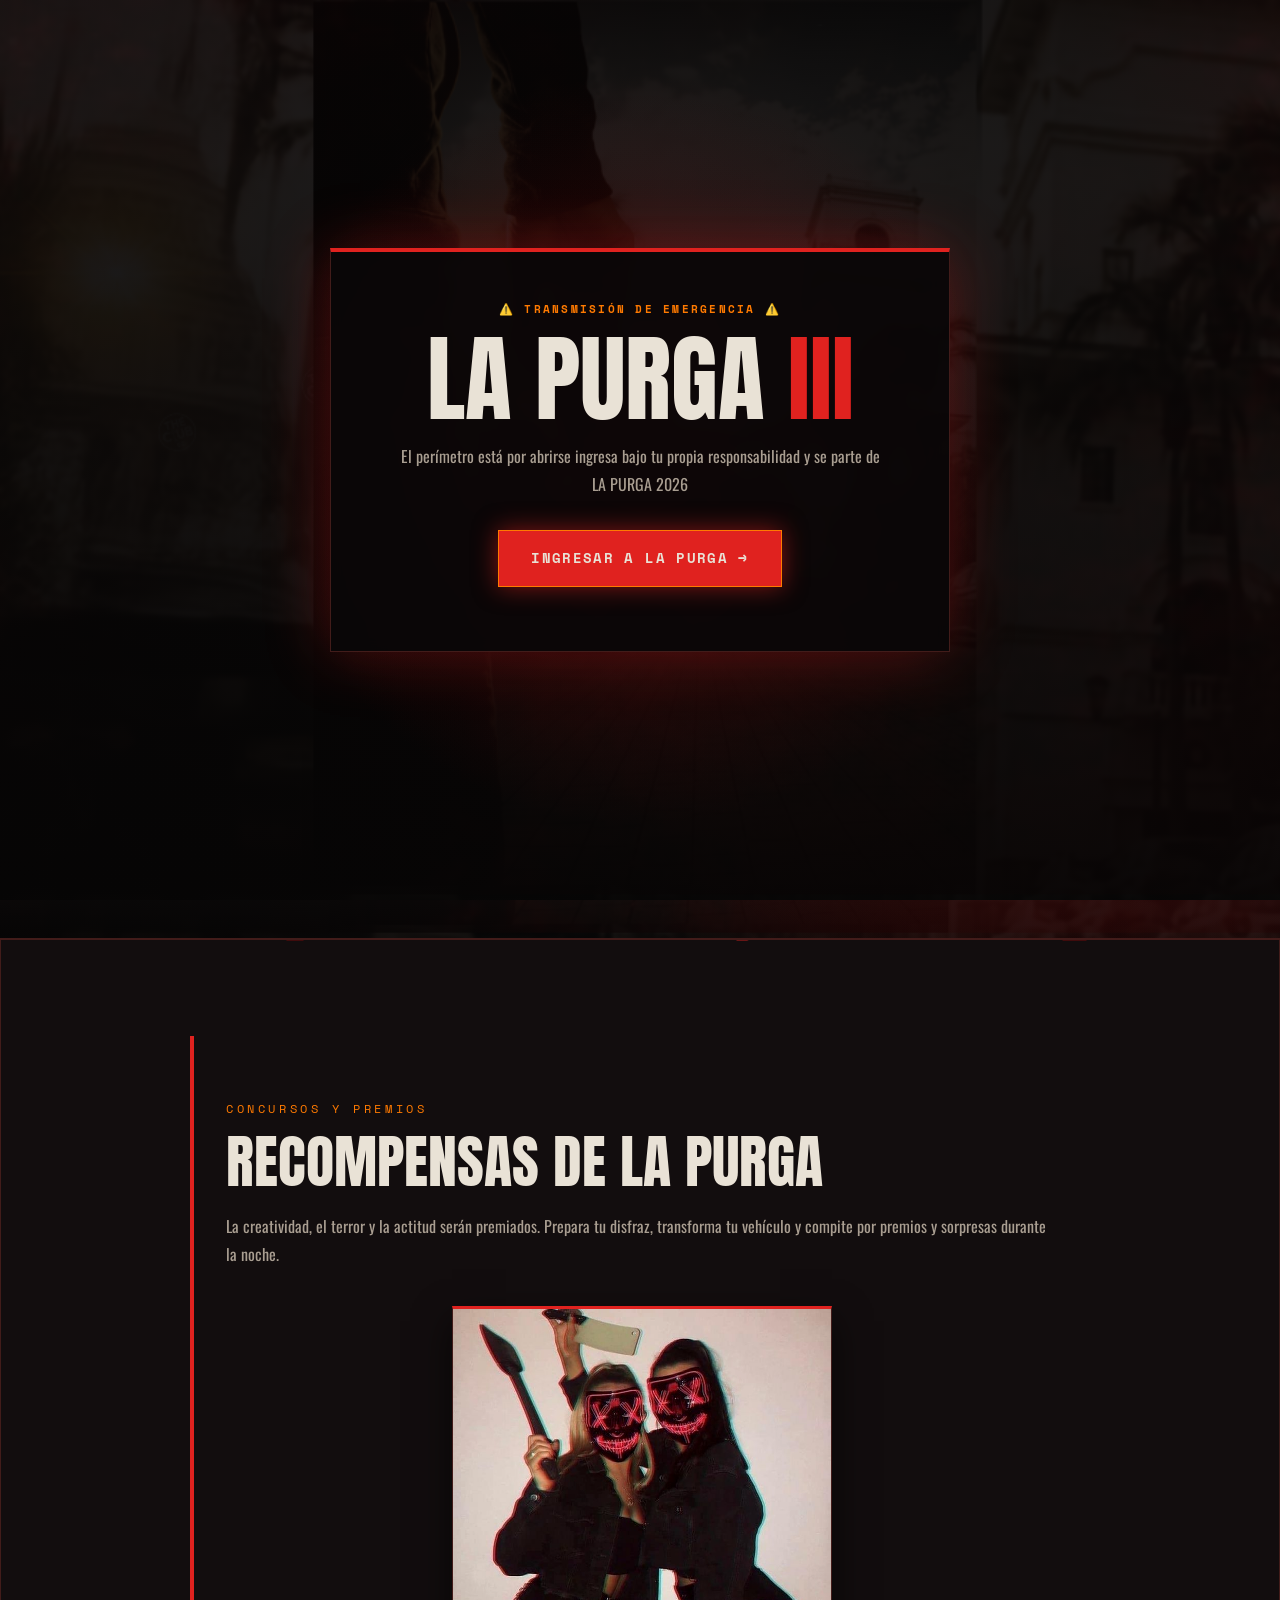
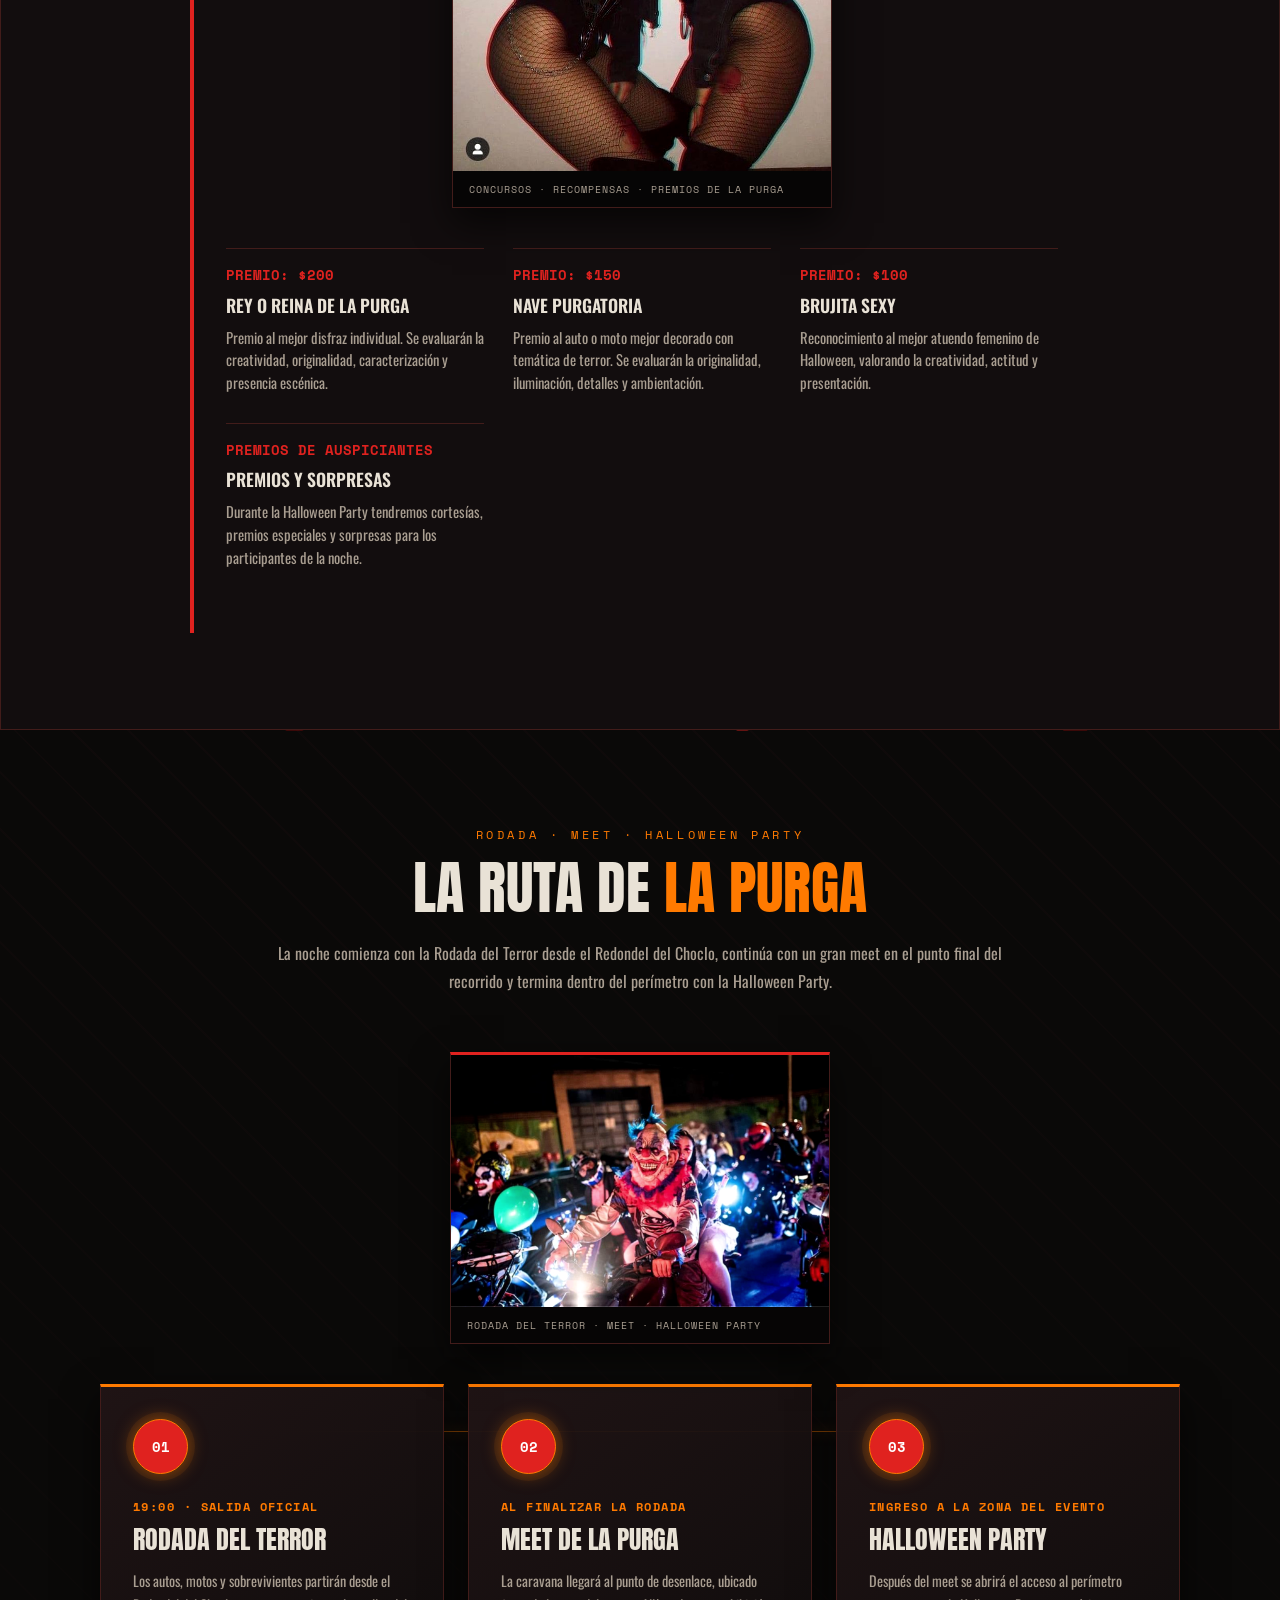
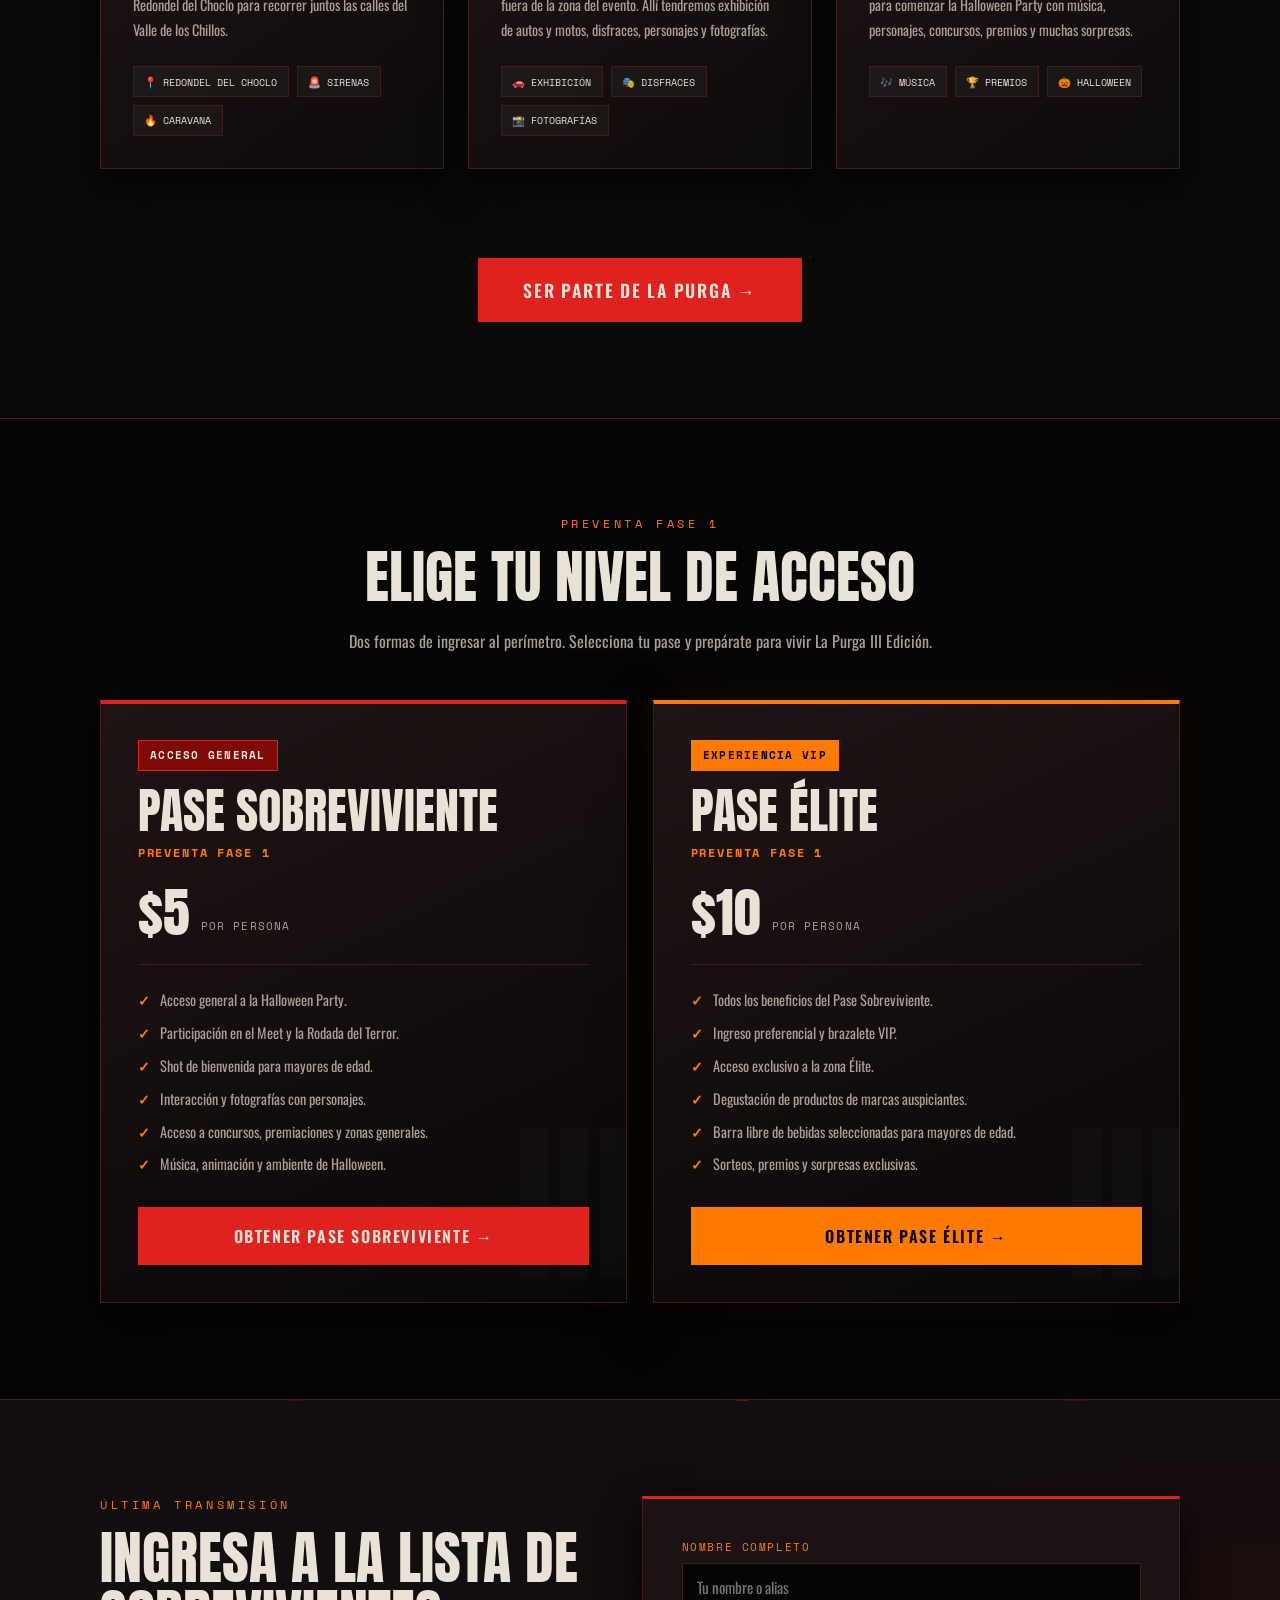
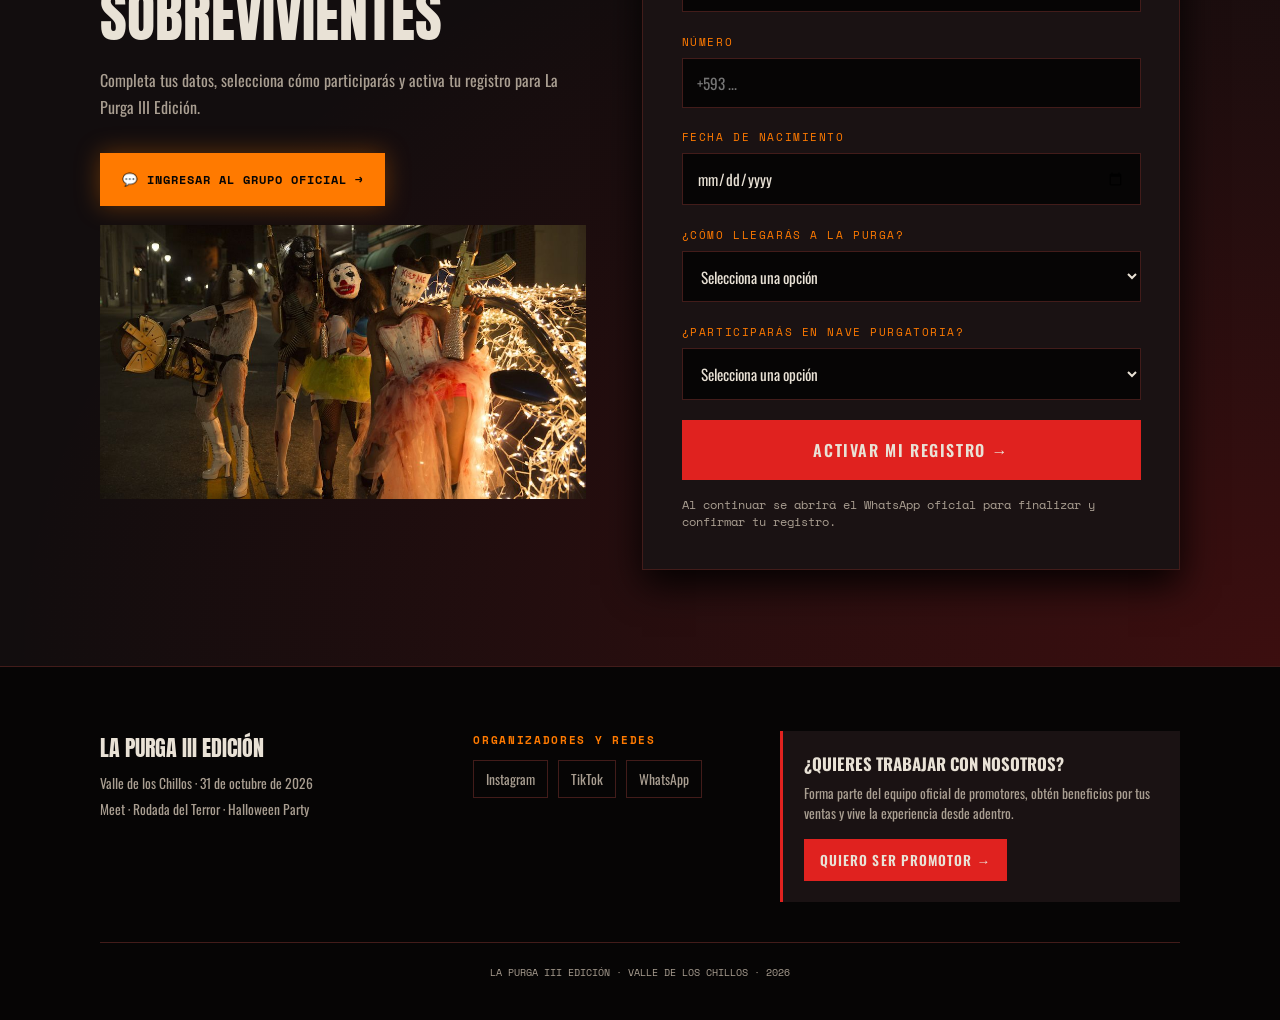
<file: index.html>
<!DOCTYPE html>
<html lang="es">
<head>
  <meta charset="UTF-8">
  <meta name="viewport" content="width=device-width, initial-scale=1.0">
  <meta name="description" content="La Purga III Edición: Meet, Rodada del Terror y Halloween Party en el Valle de los Chillos, 31 de octubre de 2026.">
  <title>LA PURGA III EDICIÓN — Valle de los Chillos</title>

  <link rel="preconnect" href="https://fonts.googleapis.com">
  <link rel="preconnect" href="https://fonts.gstatic.com" crossorigin>
  <link href="https://fonts.googleapis.com/css2?family=Anton&family=Oswald:wght@300;400;500;600;700&family=Space+Mono:wght@400;700&display=swap" rel="stylesheet">

  <style>
    :root {
      --black: #060505;
      --char: #120d0e;
      --panel: #1a1213;
      --bone: #e9e2d6;
      --bone-dim: #a99e91;
      --blood: #800a0a;
      --blood-bright: #e0221f;
      --siren: #ff7a00;
      --line: #421c1a;
    }

    * { margin: 0; padding: 0; box-sizing: border-box; }

    html {
      width: 100%;
      max-width: 100%;
      overflow-x: hidden;
      scroll-behavior: smooth;
    }

    body {
      width: 100%;
      max-width: 100%;
      overflow-x: hidden;
      background: var(--black);
      color: var(--bone);
      font-family: "Oswald", sans-serif;
    }

    img, video, iframe { max-width: 100%; }
    a { color: inherit; text-decoration: none; }
    ::selection { background: var(--blood-bright); color: var(--bone); }

    .noise {
      position: fixed;
      inset: 0;
      z-index: 999;
      pointer-events: none;
      opacity: .07;
      mix-blend-mode: overlay;
      background-image: url("data:image/svg+xml,%3Csvg xmlns='http://www.w3.org/2000/svg' width='100' height='100'%3E%3Cfilter id='n'%3E%3CfeTurbulence type='fractalNoise' baseFrequency='.9' numOctaves='2' stitchTiles='stitch'/%3E%3C/filter%3E%3Crect width='100%25' height='100%25' filter='url(%23n)'/%3E%3C/svg%3E");
    }

    .entry-gate {
      position: fixed;
      inset: 0;
      z-index: 2000;
      display: grid;
      place-items: center;
      padding: 1.5rem;
      background:
        radial-gradient(circle at center, rgba(128, 10, 10, .38), transparent 48%),
        linear-gradient(rgba(6, 5, 5, .82), rgba(6, 5, 5, .98)),
        url("fondoterror.png") center/cover;
      transition: opacity .55s ease, visibility .55s ease;
    }

    #entryToggle { position: fixed; width: 1px; height: 1px; opacity: 0; pointer-events: none; }
    #entryToggle:checked + .entry-gate,
    .entry-gate.is-hidden { opacity: 0; visibility: hidden; pointer-events: none; }
    .entry-panel { width: min(620px, 100%); padding: 3rem 2rem; text-align: center; background: rgba(10, 7, 8, .92); border: 1px solid var(--line); border-top: 4px solid var(--blood-bright); box-shadow: 0 0 60px rgba(224, 34, 31, .3); backdrop-filter: blur(8px); }
    .entry-alert { margin-bottom: 1rem; color: var(--siren); font: 700 .7rem "Space Mono", monospace; letter-spacing: .2em; text-transform: uppercase; }
    .entry-panel h2 { color: var(--bone); font: clamp(3rem, 10vw, 6rem)/.95 "Anton", sans-serif; text-transform: uppercase; }
    .entry-panel h2 span { color: var(--blood-bright); }
    .entry-panel p { max-width: 480px; margin: 1.2rem auto 0; color: var(--bone-dim); line-height: 1.7; }
    .entry-button { display: inline-block; margin-top: 2rem; padding: 1.1rem 2rem; color: var(--bone); background: var(--blood-bright); border: 1px solid var(--siren); box-shadow: 0 0 25px rgba(224, 34, 31, .55); font: 700 .85rem "Space Mono", monospace; letter-spacing: .1em; text-transform: uppercase; cursor: pointer; animation: pulseButton 2s infinite; }
    .entry-warning { display: block; margin-top: 1rem; color: #786e64; font: .6rem "Space Mono", monospace; }

    .sound-control {
      position: fixed;
      right: 25px;
      bottom: 25px;
      z-index: 1000;
      display: flex;
      align-items: center;
      gap: 8px;
      padding: .7rem 1rem;
      color: var(--bone);
      background: rgba(18, 13, 14, .9);
      border: 1px solid var(--blood-bright);
      box-shadow: 0 0 15px rgba(224, 34, 31, .4);
      backdrop-filter: blur(5px);
      font: .75rem "Space Mono", monospace;
      letter-spacing: .1em;
      text-transform: uppercase;
      cursor: pointer;
      transition: .3s ease;
    }

    .sound-control:hover { background: var(--blood-bright); box-shadow: 0 0 25px rgba(224, 34, 31, .8); }
    .sound-control span:first-child { font-size: 1rem; }

    .siren-bar {
      position: sticky;
      top: 0;
      z-index: 100;
      overflow: hidden;
      padding: .6rem 0;
      color: var(--bone);
      background: var(--blood);
      border-bottom: 2px solid var(--siren);
      font: .75rem "Space Mono", monospace;
      letter-spacing: .12em;
      animation: sirenGlow 1.4s infinite alternate;
    }

    @keyframes sirenGlow {
      from { box-shadow: inset 0 0 20px transparent; background: var(--blood); }
      to { box-shadow: inset 0 0 30px rgba(255, 122, 0, .6); background: #540404; }
    }

    .siren-track { display: flex; width: max-content; white-space: nowrap; animation: scrollText 22s linear infinite; }
    .siren-track span { padding-right: 3rem; text-transform: uppercase; }
    @keyframes scrollText { to { transform: translateX(-50%); } }

    header.nav {
      position: sticky;
      top: 31px;
      z-index: 90;
      display: flex;
      align-items: center;
      justify-content: space-between;
      padding: 1.1rem 5%;
      background: rgba(6, 5, 5, .92);
      border-bottom: 1px solid var(--line);
      backdrop-filter: blur(8px);
    }

    .brand-logo-text {
      color: var(--bone);
      font: 1.4rem "Anton", sans-serif;
      letter-spacing: 2px;
      text-transform: uppercase;
    }

    .brand-logo-text span { color: var(--blood-bright); text-shadow: 0 0 10px rgba(224, 34, 31, .8); }
    nav.links { display: flex; gap: 2rem; font-size: .85rem; letter-spacing: .1em; text-transform: uppercase; }
    nav.links a { opacity: .75; transition: .2s; }
    nav.links a:hover { opacity: 1; color: var(--siren); }

    .nav-cta {
      padding: .5rem 1.2rem;
      border: 1px solid var(--blood-bright);
      font-size: .8rem;
      letter-spacing: .1em;
      text-transform: uppercase;
      transition: .2s;
    }

    .nav-cta:hover { background: var(--blood-bright); box-shadow: 0 0 15px rgba(224, 34, 31, .6); }

    section { position: relative; padding: 6rem 5%; }
    .section-inner { width: min(1080px, 100%); margin: 0 auto; }
    .eyebrow { margin-bottom: 1rem; color: var(--siren); font: .75rem "Space Mono", monospace; letter-spacing: .3em; text-transform: uppercase; }
    .section-title { margin-bottom: 1.4rem; font: clamp(2.2rem, 5vw, 3.6rem)/1 "Anton", sans-serif; text-transform: uppercase; }

    .hero {
      min-height: 92vh;
      display: flex;
      flex-direction: column;
      align-items: center;
      justify-content: center;
      padding: 4rem 5% 3rem;
      text-align: center;
      background:
        radial-gradient(circle at 15% 20%, rgba(184, 18, 18, .28), transparent 40%),
        radial-gradient(circle at 85% 60%, rgba(138, 3, 3, .35), transparent 45%),
        linear-gradient(to bottom, rgba(104, 103, 105, .6), rgba(6, 5, 5, .92)),
        url("fondoterror.png") center/cover;
      border-bottom: 1px solid var(--line);
    }

    .custom-logo-hero { position: relative; z-index: 2; display: flex; flex-direction: column; align-items: center; margin: 1rem 0; }
    .logo-purge { color: var(--bone); font: clamp(4.5rem, 13vw, 9rem)/.85 "Anton", sans-serif; letter-spacing: .05em; text-transform: uppercase; text-shadow: 0 4px 15px rgba(0, 0, 0, .9); }
    .logo-sub-wrapper { display: flex; align-items: center; justify-content: center; gap: .8rem; margin-top: 8px; }
    .logo-roman-blocks { display: flex; gap: 4px; }
    .roman-bar { width: 12px; height: 42px; background: var(--bone); box-shadow: 0 2px 8px rgba(0, 0, 0, .8); }
    .logo-edition { color: var(--bone); font: clamp(1.5rem, 4vw, 2.3rem) "Anton", sans-serif; letter-spacing: .15em; text-transform: uppercase; }

    .logo-location {
      margin-top: .7rem;
      color: var(--blood-bright);
      font: 700 clamp(.75rem, 2vw, 1rem) "Space Mono", monospace;
      letter-spacing: .35em;
      text-transform: uppercase;
      text-shadow: 0 0 10px rgba(224, 34, 31, .9);
    }

    .hero-sub { position: relative; z-index: 2; max-width: 700px; margin: 1.6rem auto 0; color: var(--bone); font-size: 1.05rem; line-height: 1.6; text-shadow: 0 2px 6px #000; }
    .hero-meta { position: relative; z-index: 2; display: flex; flex-wrap: wrap; justify-content: center; gap: 2.5rem; margin-top: 2.4rem; color: var(--bone); font: .9rem "Space Mono", monospace; }
    .hero-meta strong { display: block; margin-bottom: .2rem; color: var(--siren); font-size: .72rem; letter-spacing: .15em; text-transform: uppercase; }

    .countdown { position: relative; z-index: 2; display: flex; flex-wrap: wrap; justify-content: center; gap: 1rem; margin-top: 2.6rem; }
    .countdown .box { width: 90px; padding: 1rem 0; background: rgba(26, 18, 19, .85); border: 1px solid var(--line); border-top: 3px solid var(--blood-bright); box-shadow: 0 5px 15px rgba(0, 0, 0, .8); backdrop-filter: blur(4px); font: 2.2rem "Anton", sans-serif; }
    .countdown .box small { display: block; margin-top: .3rem; color: var(--bone-dim); font: .62rem "Space Mono", monospace; letter-spacing: .12em; text-transform: uppercase; }

    .btn-primary {
      position: relative;
      z-index: 2;
      display: inline-block;
      margin-top: 2.6rem;
      padding: 1.1rem 2.8rem;
      color: var(--bone);
      background: var(--blood-bright);
      border: 1px solid var(--blood-bright);
      font-size: 1.1rem;
      font-weight: 600;
      letter-spacing: .1em;
      text-transform: uppercase;
      animation: pulseButton 2s infinite;
      transition: .3s;
    }

    @keyframes pulseButton {
      50% { box-shadow: 0 0 30px rgba(224, 34, 31, .9), 0 0 50px rgba(255, 122, 0, .6); }
    }

    .btn-primary:hover { color: var(--siren); background: var(--black); border-color: var(--siren); transform: scale(1.04); }

    .decree { overflow: hidden; background: var(--char); border: 1px solid var(--line); }
    .decree-inner { position: relative; z-index: 2; max-width: 900px; margin: 0 auto; padding: 4rem 2rem; border-left: 4px solid var(--blood-bright); }
    .decree-inner .lead { margin-bottom: 2.4rem; color: var(--bone-dim); line-height: 1.7; }
    .rules-grid { display: grid; grid-template-columns: repeat(auto-fit, minmax(220px, 1fr)); gap: 1.8rem; }
    .rule { padding-top: 1rem; border-top: 1px solid var(--line); }
    .rule .num { color: var(--blood-bright); font: 700 .85rem "Space Mono", monospace; }
    .rule h3 { margin: .4rem 0 .5rem; color: var(--bone); font-size: 1.1rem; font-weight: 600; text-transform: uppercase; }
    .rule p { color: var(--bone-dim); font-size: .92rem; line-height: 1.55; }

    .feature-image {
      position: relative;
      z-index: 2;
      overflow: hidden;
      width: min(100%, 380px);
      margin: 2.2rem auto 2.5rem;
      background: var(--panel);
      border: 1px solid var(--line);
      border-top: 3px solid var(--blood-bright);
      box-shadow: 0 15px 35px rgba(0, 0, 0, .65);
    }

    .feature-image img { display: block; width: auto; max-width: 100%; height: auto; max-height: 520px; margin: 0 auto; object-fit: contain; object-position: center; filter: contrast(1.08) saturate(.92); }
    .feature-image figcaption { padding: .65rem 1rem; color: var(--bone-dim); background: rgba(6,5,5,.96); font: .62rem "Space Mono", monospace; letter-spacing: .1em; text-transform: uppercase; }

    .decree::after,
    .purga-route::after,
    .registro::after {
      content: "";
      position: absolute;
      top: 0;
      right: 0;
      left: 0;
      z-index: 0;
      height: 42px;
      pointer-events: none;
      opacity: .42;
      background:
        radial-gradient(ellipse at 7% 0, var(--blood-bright) 0 8px, transparent 9px),
        radial-gradient(ellipse at 23% 0, var(--blood) 0 14px, transparent 15px),
        radial-gradient(ellipse at 58% 0, var(--blood-bright) 0 10px, transparent 11px),
        radial-gradient(ellipse at 84% 0, var(--blood) 0 17px, transparent 18px);
    }

    .purga-route {
      overflow: hidden;
      background:
        linear-gradient(180deg, rgba(10, 9, 8, .6), rgba(10, 9, 8, .97)),
        repeating-linear-gradient(45deg, #160c0d 0 2px, #0a0908 2px 40px);
      border-bottom: 1px solid var(--line);
    }

    .purga-route-heading { max-width: 760px; margin: 0 auto 3.5rem; text-align: center; }
    .purga-route-heading .section-title span { color: var(--siren); }
    .purga-route-description { color: var(--bone-dim); font-size: 1rem; line-height: 1.8; }
    .purga-route-grid { position: relative; display: grid; grid-template-columns: repeat(3, 1fr); gap: 1.5rem; }

    .purga-route-grid::before {
      content: "";
      position: absolute;
      top: 47px;
      right: 15%;
      left: 15%;
      height: 1px;
      background: linear-gradient(90deg, transparent, var(--siren), transparent);
      box-shadow: 0 0 12px rgba(255, 122, 0, .5);
    }

    .purga-step {
      position: relative;
      z-index: 1;
      min-height: 335px;
      padding: 2rem;
      background: linear-gradient(145deg, rgba(32, 20, 21, .96), rgba(13, 11, 11, .98));
      border: 1px solid var(--line);
      border-top: 3px solid var(--siren);
      box-shadow: 0 15px 35px rgba(0, 0, 0, .65);
      transition: .3s;
    }

    .purga-step:hover { transform: translateY(-8px); border-color: var(--siren); box-shadow: 0 20px 45px rgba(0, 0, 0, .8); }
    .purga-step-number { display: flex; align-items: center; justify-content: center; width: 55px; height: 55px; margin-bottom: 1.5rem; color: #fff; background: var(--blood-bright); border: 1px solid var(--siren); border-radius: 50%; box-shadow: 0 0 0 7px rgba(255, 122, 0, .08), 0 0 18px rgba(255, 122, 0, .5); font: 700 .85rem "Space Mono", monospace; }
    .purga-step-time { display: block; margin-bottom: .6rem; color: var(--siren); font: 700 .75rem "Space Mono", monospace; letter-spacing: .12em; text-transform: uppercase; }
    .purga-step h3 { margin-bottom: 1rem; color: var(--bone); font: 1.6rem/1.1 "Anton", sans-serif; text-transform: uppercase; }
    .purga-step p { color: var(--bone-dim); font-size: .9rem; line-height: 1.7; }
    .purga-step-details { display: flex; flex-wrap: wrap; gap: .5rem; margin-top: 1.5rem; }
    .purga-step-details span { padding: .4rem .65rem; color: var(--bone); background: rgba(255, 255, 255, .04); border: 1px solid var(--line); font: .65rem "Space Mono", monospace; text-transform: uppercase; }
    .purga-route-action { display: flex; justify-content: center; margin-top: 3rem; }

    .tickets { background: var(--black); }
    .tickets-heading { max-width: 760px; margin: 0 auto 2.8rem; text-align: center; }
    .tickets-heading p { color: var(--bone-dim); line-height: 1.7; }
    .tickets-grid { display: grid; grid-template-columns: repeat(2, minmax(0, 1fr)); gap: 1.6rem; }
    .ticket-card { position: relative; overflow: hidden; padding: 2.3rem; background: linear-gradient(155deg, rgba(32, 20, 21, .98), rgba(8, 7, 7, .98)); border: 1px solid var(--line); border-top: 4px solid var(--blood-bright); box-shadow: 0 18px 45px rgba(0, 0, 0, .7); }
    .ticket-card.elite { border-top-color: var(--siren); box-shadow: 0 18px 45px rgba(0, 0, 0, .78), 0 0 25px rgba(255, 122, 0, .08); }
    .ticket-card::after { content: "III"; position: absolute; right: -8px; bottom: -35px; color: rgba(255,255,255,.025); font: 11rem "Anton", sans-serif; }
    .ticket-badge { display: inline-block; margin-bottom: 1rem; padding: .38rem .7rem; color: var(--bone); background: var(--blood); border: 1px solid var(--blood-bright); font: 700 .66rem "Space Mono", monospace; letter-spacing: .12em; text-transform: uppercase; }
    .elite .ticket-badge { color: var(--black); background: var(--siren); border-color: var(--siren); }
    .ticket-card h3 { font: clamp(2rem, 4vw, 3rem)/1 "Anton", sans-serif; text-transform: uppercase; }
    .ticket-subtitle { margin: .6rem 0 1.5rem; color: var(--siren); font: 700 .72rem "Space Mono", monospace; letter-spacing: .16em; text-transform: uppercase; }
    .ticket-price { display: flex; align-items: flex-end; gap: .7rem; margin-bottom: 1.6rem; padding-bottom: 1.5rem; border-bottom: 1px solid var(--line); }
    .ticket-price strong { color: var(--bone); font: 3.4rem/1 "Anton", sans-serif; }
    .ticket-price span { padding-bottom: .35rem; color: var(--bone-dim); font: .68rem "Space Mono", monospace; letter-spacing: .1em; text-transform: uppercase; }
    .ticket-benefits { position: relative; z-index: 1; display: grid; gap: .75rem; margin-bottom: 2rem; list-style: none; }
    .ticket-benefits li { color: var(--bone-dim); font-size: .9rem; line-height: 1.45; }
    .ticket-benefits li::before { content: "✓"; margin-right: .65rem; color: var(--siren); font-weight: 700; }
    .ticket-button { position: relative; z-index: 1; display: block; width: 100%; padding: 1rem; color: var(--bone); background: var(--blood-bright); border: 1px solid var(--blood-bright); font-weight: 600; letter-spacing: .1em; text-align: center; text-transform: uppercase; transition: .25s; }
    .elite .ticket-button { color: var(--black); background: var(--siren); border-color: var(--siren); }
    .ticket-button:hover { color: var(--siren); background: transparent; border-color: var(--siren); }

    .registro { background-color: var(--char); background-image: radial-gradient(ellipse at bottom right, rgba(184, 18, 18, .25), transparent 70%); border-top: 1px solid var(--line); }
    .reg-grid { display: grid; grid-template-columns: .95fr 1.05fr; gap: 3.5rem; }
    .reg-info p { margin-bottom: 1.6rem; color: var(--bone-dim); line-height: 1.7; }
    .group-link { display: inline-flex; align-items: center; justify-content: center; gap: .6rem; margin: .4rem 0 1.2rem; padding: 1rem 1.3rem; color: var(--black); background: var(--siren); border: 1px solid var(--siren); box-shadow: 0 0 25px rgba(255, 122, 0, .35); font: 700 .78rem "Space Mono", monospace; letter-spacing: .08em; text-transform: uppercase; transition: .25s; }
    .group-link:hover { color: var(--siren); background: transparent; box-shadow: 0 0 35px rgba(255, 122, 0, .5); transform: translateY(-2px); }

    .reg-form { padding: 2.4rem; background: var(--panel); border: 1px solid var(--line); border-top: 3px solid var(--blood-bright); box-shadow: 0 15px 35px rgba(0, 0, 0, .9); }
    .field { margin-bottom: 1.3rem; }
    .field label { display: block; margin-bottom: .5rem; color: var(--siren); font: .7rem "Space Mono", monospace; letter-spacing: .14em; text-transform: uppercase; }
    .field input, .field select { width: 100%; padding: .8rem .9rem; color: var(--bone); background: var(--black); border: 1px solid var(--line); font: .95rem "Oswald", sans-serif; }
    .field input:focus, .field select:focus { outline: 2px solid var(--siren); outline-offset: 1px; border-color: var(--siren); }
    .submit-btn { width: 100%; padding: 1.1rem; color: var(--bone); background: var(--blood-bright); border: 0; font: 600 1rem "Oswald", sans-serif; letter-spacing: .1em; text-transform: uppercase; cursor: pointer; transition: .2s; }
    .submit-btn:hover { background: #8f0d0d; box-shadow: 0 0 24px rgba(184, 18, 18, .8); }
    .form-note { margin-top: 1rem; color: var(--bone-dim); font: .72rem "Space Mono", monospace; line-height: 1.5; }

    footer { padding: 4rem 5% 2.5rem; color: var(--bone-dim); background: var(--black); border-top: 1px solid var(--line); font-size: .85rem; }
    .footer-grid { width: min(1080px, 100%); display: grid; grid-template-columns: 1fr .8fr 1.2fr; gap: 2.5rem; margin: 0 auto; }
    footer .fbrand { margin-bottom: .6rem; color: var(--bone); font: 1.4rem "Anton", sans-serif; text-transform: uppercase; }
    .footer-title { margin-bottom: .8rem; color: var(--siren); font: 700 .7rem "Space Mono", monospace; letter-spacing: .15em; text-transform: uppercase; }
    .social-links { display: flex; flex-wrap: wrap; gap: .6rem; }
    .social-links a { padding: .5rem .75rem; border: 1px solid var(--line); transition: .2s; }
    .social-links a:hover { color: var(--siren); border-color: var(--siren); }
    .promoter-box { padding: 1.3rem; background: var(--panel); border-left: 3px solid var(--blood-bright); }
    .promoter-box strong { display: block; margin-bottom: .4rem; color: var(--bone); font-size: 1.05rem; text-transform: uppercase; }
    .promoter-button { display: inline-block; margin-top: 1rem; padding: .7rem 1rem; color: var(--bone); background: var(--blood-bright); font-weight: 600; letter-spacing: .08em; text-transform: uppercase; }
    .copyright { width: min(1080px, 100%); margin: 2.5rem auto 0; padding-top: 1.3rem; border-top: 1px solid var(--line); font: .65rem "Space Mono", monospace; text-align: center; }

    @media (max-width: 900px) {
      .reg-grid { grid-template-columns: 1fr; }
      .purga-route-grid { grid-template-columns: 1fr; }
      .purga-route-grid::before { top: 25px; bottom: 25px; left: 27px; width: 1px; height: auto; background: linear-gradient(180deg, transparent, var(--siren), transparent); }
      .purga-step { min-height: auto; }
    }

    @media (max-width: 820px) {
      .siren-bar { padding: .55rem 0; font-size: .62rem; }
      header.nav { top: 27px; min-height: 58px; padding: .85rem 4%; }
      .brand-logo-text { font-size: 1.15rem; white-space: nowrap; }
      nav.links { display: none; }
      .nav-cta { padding: .45rem .75rem; font-size: .68rem; white-space: nowrap; }
      .sound-control { right: 12px; bottom: 12px; padding: .55rem .7rem; font-size: .62rem; }
      section { padding: 4rem 5%; }
      .entry-gate { background-image: radial-gradient(circle at center, rgba(128, 10, 10, .38), transparent 48%), linear-gradient(rgba(6, 5, 5, .82), rgba(6, 5, 5, .98)), url("fondoterror.png"); background-position: center; background-size: cover; }
      .hero { min-height: auto; padding: 5rem 5% 3.5rem; background-image: radial-gradient(circle at 15% 20%, rgba(184, 18, 18, .28), transparent 40%), radial-gradient(circle at 85% 60%, rgba(138, 3, 3, .35), transparent 45%), linear-gradient(to bottom, rgba(104, 103, 105, .55), rgba(6, 5, 5, .94)), url("fondoterror.png"); background-position: center top; background-size: cover; }
      .logo-purge { width: 100%; font-size: clamp(3.4rem, 17vw, 6rem); white-space: nowrap; }
      .roman-bar { width: 8px; height: 29px; }
      .logo-edition { font-size: clamp(1.05rem, 5vw, 1.7rem); }
      .logo-location { font-size: .62rem; letter-spacing: .22em; }
      .hero-sub { margin-top: 1.2rem; font-size: .9rem; }
      .hero-meta { width: 100%; display: grid; grid-template-columns: repeat(2, minmax(0, 1fr)); gap: .9rem .6rem; margin-top: 1.8rem; font-size: .76rem; }
      .countdown { width: 100%; flex-wrap: nowrap; gap: .45rem; margin-top: 1.8rem; }
      .countdown .box { flex: 1; width: auto; min-width: 0; padding: .7rem .15rem; font-size: 1.55rem; }
      .btn-primary { width: 100%; max-width: 420px; margin-top: 2rem; padding: .95rem 1rem; font-size: .9rem; }
      .decree-inner { padding: 2.5rem 1.2rem; }
      .rules-grid { grid-template-columns: 1fr 1fr; gap: 1.2rem; }
      .purga-route-heading { margin-bottom: 2.5rem; }
      .purga-route-description { font-size: .9rem; }
      .purga-step { padding: 1.6rem; }
      .tickets-grid { grid-template-columns: 1fr; }
      .footer-grid { grid-template-columns: 1fr; gap: 1.8rem; }
      .reg-form { padding: 1.4rem; }
      .feature-image { width: min(100%, 360px); }
      .feature-image img { width: auto; max-width: 100%; height: auto; max-height: 480px; }
    }

    @media (max-width: 420px) {
      .brand-logo-text { font-size: 1rem; }
      .nav-cta { padding: .42rem .58rem; font-size: .6rem; }
      .logo-purge { font-size: clamp(3rem, 16.5vw, 4.5rem); }
      .logo-location { font-size: .53rem; letter-spacing: .16em; }
      .hero-sub { font-size: .82rem; }
      .hero-meta { font-size: .7rem; }
      .countdown { gap: .3rem; }
      .countdown .box { font-size: 1.3rem; }
      .rules-grid { grid-template-columns: 1fr; }
      .sound-control { max-width: 150px; }
    }
  </style>
</head>

<body>
  <div class="noise"></div>

  <input type="checkbox" id="entryToggle" aria-hidden="true">
  <div class="entry-gate" id="entryGate" role="dialog" aria-modal="true" aria-labelledby="entryTitle">
    <div class="entry-panel">
      <div class="entry-alert">⚠️ Transmisión de emergencia ⚠️</div>
      <h2 id="entryTitle">La Purga <span>III</span></h2>
      <p>El perímetro está por abrirse ingresa bajo tu propia responsabilidad y se parte de LA PURGA 2026</p>
      <label class="entry-button" for="entryToggle" id="enterExperience" onclick="if (typeof startTerrorAudio === 'function') startTerrorAudio();">Ingresar a La Purga →</label>
      <small class="entry-warning"> </small>
    </div>
  </div>

  <button class="sound-control" id="soundBtn" type="button" onclick="toggleAudio()" aria-label="Activar o silenciar audio de terror">
    <span id="soundIcon">🔊</span>
    <span id="soundText">Pausar audio</span>
  </button>

  <!-- La pista de voz fue exportada desde CapCut. El video permanece oculto:
       el navegador reproduce únicamente su audio. -->
  <audio id="purgeAudio" preload="metadata" playsinline>
    <source src="audio1.mp4" type="audio/mp4">
    Tu navegador no puede reproducir el audio de La Purga.
  </audio>

  <div class="siren-bar" aria-label="Avisos del evento">
    <div class="siren-track">
      <span>⚠️ TRANSMISIÓN DE EMERGENCIA — LA PURGA III EDICIÓN — 31 DE OCTUBRE DE 2026 ⚠️ MEET + RODADA DEL TERROR + HALLOWEEN PARTY ⚠️ 666 PASES DISPONIBLES ⚠️ PREMIOS AL MEJOR DISFRAZ, BRUJITA SEXY Y NAVE PURGATORIA ⚠️</span>
      <span aria-hidden="true">⚠️ TRANSMISIÓN DE EMERGENCIA — LA PURGA III EDICIÓN — 31 DE OCTUBRE DE 2026 ⚠️ MEET + RODADA DEL TERROR + HALLOWEEN PARTY ⚠️ 666 PASES DISPONIBLES ⚠️ PREMIOS AL MEJOR DISFRAZ, BRUJITA SEXY Y NAVE PURGATORIA ⚠️</span>
    </div>
  </div>

  <header class="nav">
    <a href="#inicio" class="brand-logo-text">LA PURGA <span>III</span></a>
    <nav class="links" aria-label="Navegación principal">
      <a href="#concursos">Premios</a>
      <a href="#rodada">La Ruta</a>
      <a href="#entradas">Entradas</a>
      <a href="#registro">Registro</a>
    </nav>
    <a href="#registro" class="nav-cta">Ser parte de la purga</a>
  </header>

  <main>
    <section class="hero" id="inicio">
      <div class="custom-logo-hero">
        <h1 class="logo-purge">LA PURGA</h1>
        <div class="logo-sub-wrapper">
          <div class="logo-roman-blocks" aria-label="Tercera edición">
            <div class="roman-bar"></div>
            <div class="roman-bar"></div>
            <div class="roman-bar"></div>
          </div>
          <span class="logo-edition">EDICIÓN</span>
        </div>
        <div class="logo-location">VALLE DE LOS CHILLOS</div>
      </div>

      <p class="hero-sub">🎃🚗 RODADA DEL TERROR · MEET &amp; HALLOWEEN PARTY 2026 👻🔥</p>

      <div class="hero-meta">
        <div><strong>Fecha</strong>31 · Oct · 2026</div>
        <div><strong>Salida de la rodada</strong>19:00</div>
        <div><strong>Punto de encuentro</strong>Redondel del Choclo</div>
        <div><strong>dresscode</strong>Disfraz obligatorio</div>
      </div>

      <div class="countdown" id="countdown" aria-label="Cuenta regresiva para el evento">
        <div class="box"><span id="cd-days">00</span><small>Días</small></div>
        <div class="box"><span id="cd-hours">00</span><small>Horas</small></div>
        <div class="box"><span id="cd-min">00</span><small>Min</small></div>
        <div class="box"><span id="cd-sec">00</span><small>Seg</small></div>
      </div>

      <a href="#registro" class="btn-primary">Ser parte de La Purga →</a>
    </section>

    <section id="concursos" class="decree">
      <div class="decree-inner">
        <div class="eyebrow">Concursos y premios</div>
        <h2 class="section-title">Recompensas de La Purga</h2>
      <p class="lead">La creatividad, el terror y la actitud serán premiados. Prepara tu disfraz, transforma tu vehículo y compite por premios y sorpresas durante la noche.</p>

        <figure class="feature-image">
          <img src="foto1.png" alt="Concursos, recompensas y premios de La Purga" loading="lazy" decoding="async" onerror="this.closest('figure').style.display='none'">
          <figcaption>Concursos · Recompensas · Premios de La Purga</figcaption>
        </figure>

        <div class="rules-grid">
          <article class="rule">
            <div class="num">PREMIO: $200</div>
            <h3>Rey o Reina de La Purga</h3>
            <p>Premio al mejor disfraz individual. Se evaluarán la creatividad, originalidad, caracterización y presencia escénica.</p>
          </article>

          <article class="rule">
            <div class="num">PREMIO: $150</div>
            <h3>Nave Purgatoria</h3>
            <p>Premio al auto o moto mejor decorado con temática de terror. Se evaluarán la originalidad, iluminación, detalles y ambientación.</p>
          </article>

          <article class="rule">
            <div class="num">PREMIO: $100</div>
            <h3>Brujita Sexy</h3>
            <p>Reconocimiento al mejor atuendo femenino de Halloween, valorando la creatividad, actitud y presentación.</p>
          </article>

          <article class="rule">
            <div class="num">PREMIOS DE AUSPICIANTES</div>
            <h3>Premios y sorpresas</h3>
            <p>Durante la Halloween Party tendremos cortesías, premios especiales y sorpresas para los participantes de la noche.</p>
          </article>
        </div>
      </div>
    </section>

    <section id="rodada" class="purga-route">
      <div class="section-inner">
        <div class="purga-route-heading">
          <div class="eyebrow">Rodada · Meet · Halloween Party</div>
          <h2 class="section-title">La ruta de <span>La Purga</span></h2>
          <p class="purga-route-description">La noche comienza con la Rodada del Terror desde el Redondel del Choclo, continúa con un gran meet en el punto final del recorrido y termina dentro del perímetro con la Halloween Party.</p>
        </div>

        <figure class="feature-image">
          <img src="foto2.PNG" alt="Rodada del Terror y ruta de La Purga" loading="lazy" decoding="async" onerror="this.closest('figure').style.display='none'">
          <figcaption>Rodada del Terror · Meet · Halloween Party</figcaption>
        </figure>

        <div class="purga-route-grid">
          <article class="purga-step">
            <div class="purga-step-number">01</div>
            <span class="purga-step-time">19:00 · Salida oficial</span>
            <h3>Rodada del Terror</h3>
            <p>Los autos, motos y sobrevivientes partirán desde el Redondel del Choclo para recorrer juntos las calles del Valle de los Chillos.</p>
            <div class="purga-step-details"><span>📍 Redondel del Choclo</span><span>🚨 Sirenas</span><span>🔥 Caravana</span></div>
          </article>

          <article class="purga-step">
            <div class="purga-step-number">02</div>
            <span class="purga-step-time">Al finalizar la rodada</span>
            <h3>Meet de La Purga</h3>
            <p>La caravana llegará al punto de desenlace, ubicado fuera de la zona del evento. Allí tendremos exhibición de autos y motos, disfraces, personajes y fotografías.</p>
            <div class="purga-step-details"><span>🚗 Exhibición</span><span>🎭 Disfraces</span><span>📸 Fotografías</span></div>
          </article>

          <article class="purga-step">
            <div class="purga-step-number">03</div>
            <span class="purga-step-time">Ingreso a la zona del evento</span>
            <h3>Halloween Party</h3>
            <p>Después del meet se abrirá el acceso al perímetro para comenzar la Halloween Party con música, personajes, concursos, premios y muchas sorpresas.</p>
            <div class="purga-step-details"><span>🎶 Música</span><span>🏆 Premios</span><span>🎃 Halloween</span></div>
          </article>
        </div>

        <div class="purga-route-action">
          <a href="#registro" class="btn-primary">Ser parte de La Purga →</a>
        </div>
      </div>
    </section>

    <section id="entradas" class="tickets">
      <div class="section-inner">
        <div class="tickets-heading">
          <div class="eyebrow">Preventa Fase 1</div>
          <h2 class="section-title">Elige tu nivel de acceso</h2>
          <p>Dos formas de ingresar al perímetro. Selecciona tu pase y prepárate para vivir La Purga III Edición.</p>
        </div>

        <div class="tickets-grid">
          <article class="ticket-card">
            <div class="ticket-badge">Acceso general</div>
            <h3>Pase Sobreviviente</h3>
            <div class="ticket-subtitle">Preventa Fase 1</div>
            <div class="ticket-price"><strong>$5</strong><span>por persona</span></div>
            <ul class="ticket-benefits">
              <li>Acceso general a la Halloween Party.</li>
              <li>Participación en el Meet y la Rodada del Terror.</li>
              <li>Shot de bienvenida para mayores de edad.</li>
              <li>Interacción y fotografías con personajes.</li>
              <li>Acceso a concursos, premiaciones y zonas generales.</li>
              <li>Música, animación y ambiente de Halloween.</li>
            </ul>
            <a class="ticket-button" href="#registro" data-ticket="Pase Sobreviviente — $5">Obtener Pase Sobreviviente →</a>
          </article>

          <article class="ticket-card elite">
            <div class="ticket-badge">Experiencia VIP</div>
            <h3>Pase Élite</h3>
            <div class="ticket-subtitle">Preventa Fase 1</div>
            <div class="ticket-price"><strong>$10</strong><span>por persona</span></div>
            <ul class="ticket-benefits">
              <li>Todos los beneficios del Pase Sobreviviente.</li>
              <li>Ingreso preferencial y brazalete VIP.</li>
              <li>Acceso exclusivo a la zona Élite.</li>
              <li>Degustación de productos de marcas auspiciantes.</li>
              <li>Barra libre de bebidas seleccionadas para mayores de edad.</li>
              <li>Sorteos, premios y sorpresas exclusivas.</li>
            </ul>
            <a class="ticket-button" href="#registro" data-ticket="Pase Élite — $10">Obtener Pase Élite →</a>
          </article>
        </div>
      </div>
    </section>

    <section id="registro" class="registro">
      <div class="section-inner reg-grid">
        <div class="reg-info">
          <div class="eyebrow">Última transmisión</div>
          <h2 class="section-title">Ingresa a la lista de sobrevivientes</h2>
          <p>Completa tus datos, selecciona cómo participarás y activa tu registro para La Purga III Edición.</p>
          <a class="group-link" href="https://chat.whatsapp.com/IlqySPwy4vOAjIIWUuZaO6?s=cl&amp;p=i&amp;mlu=4" target="_blank" rel="noopener noreferrer">💬 Ingresar al grupo oficial →</a>

          <figure class="feature-video">
            <img src="foto3.png" alt="Lista oficial de sobrevivientes de La Purga" loading="lazy" decoding="async" onerror="this.closest('figure').style.display='none'">
            <figcaption></figcaption>
          </figure>
        </div>

        <form class="reg-form" id="registrationForm">
          <div class="field">
            <label for="nombre">Nombre completo</label>
            <input type="text" id="nombre" name="nombre" required autocomplete="name" placeholder="Tu nombre o alias">
          </div>
          <div class="field">
            <label for="telefono">Número </label>
            <input type="tel" id="telefono" name="telefono" required autocomplete="tel" inputmode="tel" placeholder="+593 ...">
          </div>

          <div class="field">
            <label for="nacimiento">Fecha de nacimiento</label>
            <input type="date" id="nacimiento" name="nacimiento" required autocomplete="bday">
          </div>

          <div class="field">
            <label for="participacion">¿Cómo llegarás a La Purga?</label>
            <select id="participacion" name="participacion" required>
              <option value="" selected disabled>Selecciona una opción</option>
              <option value="Participaré con auto">Participaré con auto</option>
              <option value="Participaré con moto">Participaré con moto</option>
              <option value="Asistiré como acompañante">Asistiré como acompañante</option>
              <option value="Asistiré sin vehículo">Asistiré sin vehículo</option>
            </select>
          </div>

          <div class="field">
            <label for="navePurgatoria">¿Participarás en Nave Purgatoria?</label>
            <select id="navePurgatoria" name="navePurgatoria" required>
              <option value="" selected disabled>Selecciona una opción</option>
              <option value="Sí, decoraré mi auto">Sí, decoraré mi auto</option>
              <option value="Sí, decoraré mi moto">Sí, decoraré mi moto</option>
              <option value="No participaré en esta categoría">No participaré en esta categoría</option>
            </select>
          </div>

          <button type="submit" class="submit-btn">Activar mi registro →</button>
          <p class="form-note">Al continuar se abrirá el WhatsApp oficial para finalizar y confirmar tu registro.</p>
        </form>
      </div>
    </section>
  </main>

  <footer>
    <div class="footer-grid">
      <div>
        <div class="fbrand">LA PURGA III EDICIÓN</div>
        <p>Valle de los Chillos · 31 de octubre de 2026</p>
        <p style="margin-top:.35rem;">Meet · Rodada del Terror · Halloween Party</p>
      </div>

      <div>
        <div class="footer-title">Organizadores y redes</div>
        <div class="social-links">
          <!-- Reemplaza # con los enlaces oficiales de los organizadores -->
          <a href="https://www.instagram.com/the_club_valle?igsi=MjBqeDR0enRxOWZz&utm_source=qr" target="_blank" rel="noopener noreferrer" aria-label="Instagram oficial">Instagram</a>
          <a href="https://www.tiktok.com/@the.club.valle?_r=1&amp;_t=ZS-99Kerd2vQeu" target="_blank" rel="noopener noreferrer" aria-label="TikTok oficial">TikTok</a>
          <a href="https://wa.me/593987193025" target="_blank" rel="noopener noreferrer">WhatsApp</a>
        </div>
      </div>

      <div class="promoter-box">
        <strong>¿Quieres trabajar con nosotros?</strong>
        <p>Forma parte del equipo oficial de promotores, obtén beneficios por tus ventas y vive la experiencia desde adentro.</p>
        <a class="promoter-button" href="https://wa.me/593987193025?text=Hola%2C%20quiero%20ser%20promotor%20de%20La%20Purga%20III%20Edici%C3%B3n.%20Deseo%20recibir%20informaci%C3%B3n%20para%20trabajar%20con%20ustedes." target="_blank" rel="noopener noreferrer">Quiero ser promotor →</a>
      </div>
    </div>
    <div class="copyright">LA PURGA III EDICIÓN · VALLE DE LOS CHILLOS · 2026</div>
  </footer>

  <script>
    "use strict";

    const eventDate = new Date("2026-10-31T19:00:00-05:00");

    function updateCountdown() {
      let diff = eventDate.getTime() - Date.now();
      if (diff < 0) diff = 0;

      const days = Math.floor(diff / 86400000);
      const hours = Math.floor((diff / 3600000) % 24);
      const minutes = Math.floor((diff / 60000) % 60);
      const seconds = Math.floor((diff / 1000) % 60);

      document.getElementById("cd-days").textContent = String(days).padStart(2, "0");
      document.getElementById("cd-hours").textContent = String(hours).padStart(2, "0");
      document.getElementById("cd-min").textContent = String(minutes).padStart(2, "0");
      document.getElementById("cd-sec").textContent = String(seconds).padStart(2, "0");
    }

    updateCountdown();
    setInterval(updateCountdown, 1000);

    const registrationForm = document.getElementById("registrationForm");
    const officialWhatsAppNumber = "593987193025";

    function formatBirthDate(value) {
      if (!value) return "No especificada";
      const parts = value.split("-");
      if (parts.length !== 3) return value;
      return parts[2] + "/" + parts[1] + "/" + parts[0];
    }

    registrationForm.addEventListener("submit", function (event) {
      event.preventDefault();

      const nombre = document.getElementById("nombre").value.trim();
      const telefono = document.getElementById("telefono").value.trim();
      const nacimiento = document.getElementById("nacimiento").value;
      const tipoEntrada = document.getElementById("tipoEntrada").value;
      const participacion = document.getElementById("participacion").value;
      const navePurgatoria = document.getElementById("navePurgatoria").value;
      const mensaje = [
        "🎃 *NUEVO REGISTRO — LA PURGA III EDICIÓN*",
        "",
        "👤 *Nombre completo:* " + nombre,
        "📱 *Número de WhatsApp:* " + telefono,
        "🎂 *Fecha de nacimiento:* " + formatBirthDate(nacimiento),
        
        "🚗 *Cómo llegará a La Purga:* " + participacion,
        "🏆 *Participa en Nave Purgatoria:* " + navePurgatoria,
        "",
        "📅 *Evento:* 31 de octubre de 2026",
        "📍 *Lugar:* Valle de los Chillos",
        "",
        "Quiero activar y confirmar mi registro."
      ].join("\n");

      const whatsappUrl = "https://wa.me/" + officialWhatsAppNumber + "?text=" + encodeURIComponent(mensaje);
      window.location.href = whatsappUrl;
    });

    document.querySelectorAll("[data-ticket]").forEach(function (button) {
      button.addEventListener("click", function () {
        const selectedTicket = button.getAttribute("data-ticket");
        const ticketSelect = document.getElementById("tipoEntrada");
        const option = Array.from(ticketSelect.options).find(function (item) {
          return item.textContent.includes(selectedTicket.split(" — ")[0]);
        });
        if (option) ticketSelect.value = option.value;
      });
    });

    const purgeAudio = document.getElementById("purgeAudio");
    let isPlaying = false;

    function startTerrorAudio() {
      const icon = document.getElementById("soundIcon");
      const text = document.getElementById("soundText");
      purgeAudio.volume = .9;
      purgeAudio.play().then(function () {
        isPlaying = true;
        icon.textContent = "🔊";
        text.textContent = "Pausar audio";
      }).catch(function () {
        isPlaying = false;
        icon.textContent = "▶️";
        text.textContent = "Activar audio";
      });
    }

    function toggleAudio() {
      const icon = document.getElementById("soundIcon");
      const text = document.getElementById("soundText");

      if (!isPlaying) {
        startTerrorAudio();
      } else {
        purgeAudio.pause();
        isPlaying = false;
        icon.textContent = "▶️";
        text.textContent = "Continuar audio";
      }
    }

    purgeAudio.addEventListener("ended", function () {
      isPlaying = false;
      document.getElementById("soundIcon").textContent = "▶️";
      document.getElementById("soundText").textContent = "Repetir audio";
      purgeAudio.currentTime = 0;
    });

    document.getElementById("entryToggle").addEventListener("change", function () {
      if (this.checked) document.getElementById("entryGate").classList.add("is-hidden");
    });
  </script>
</body>
</html>
</file>
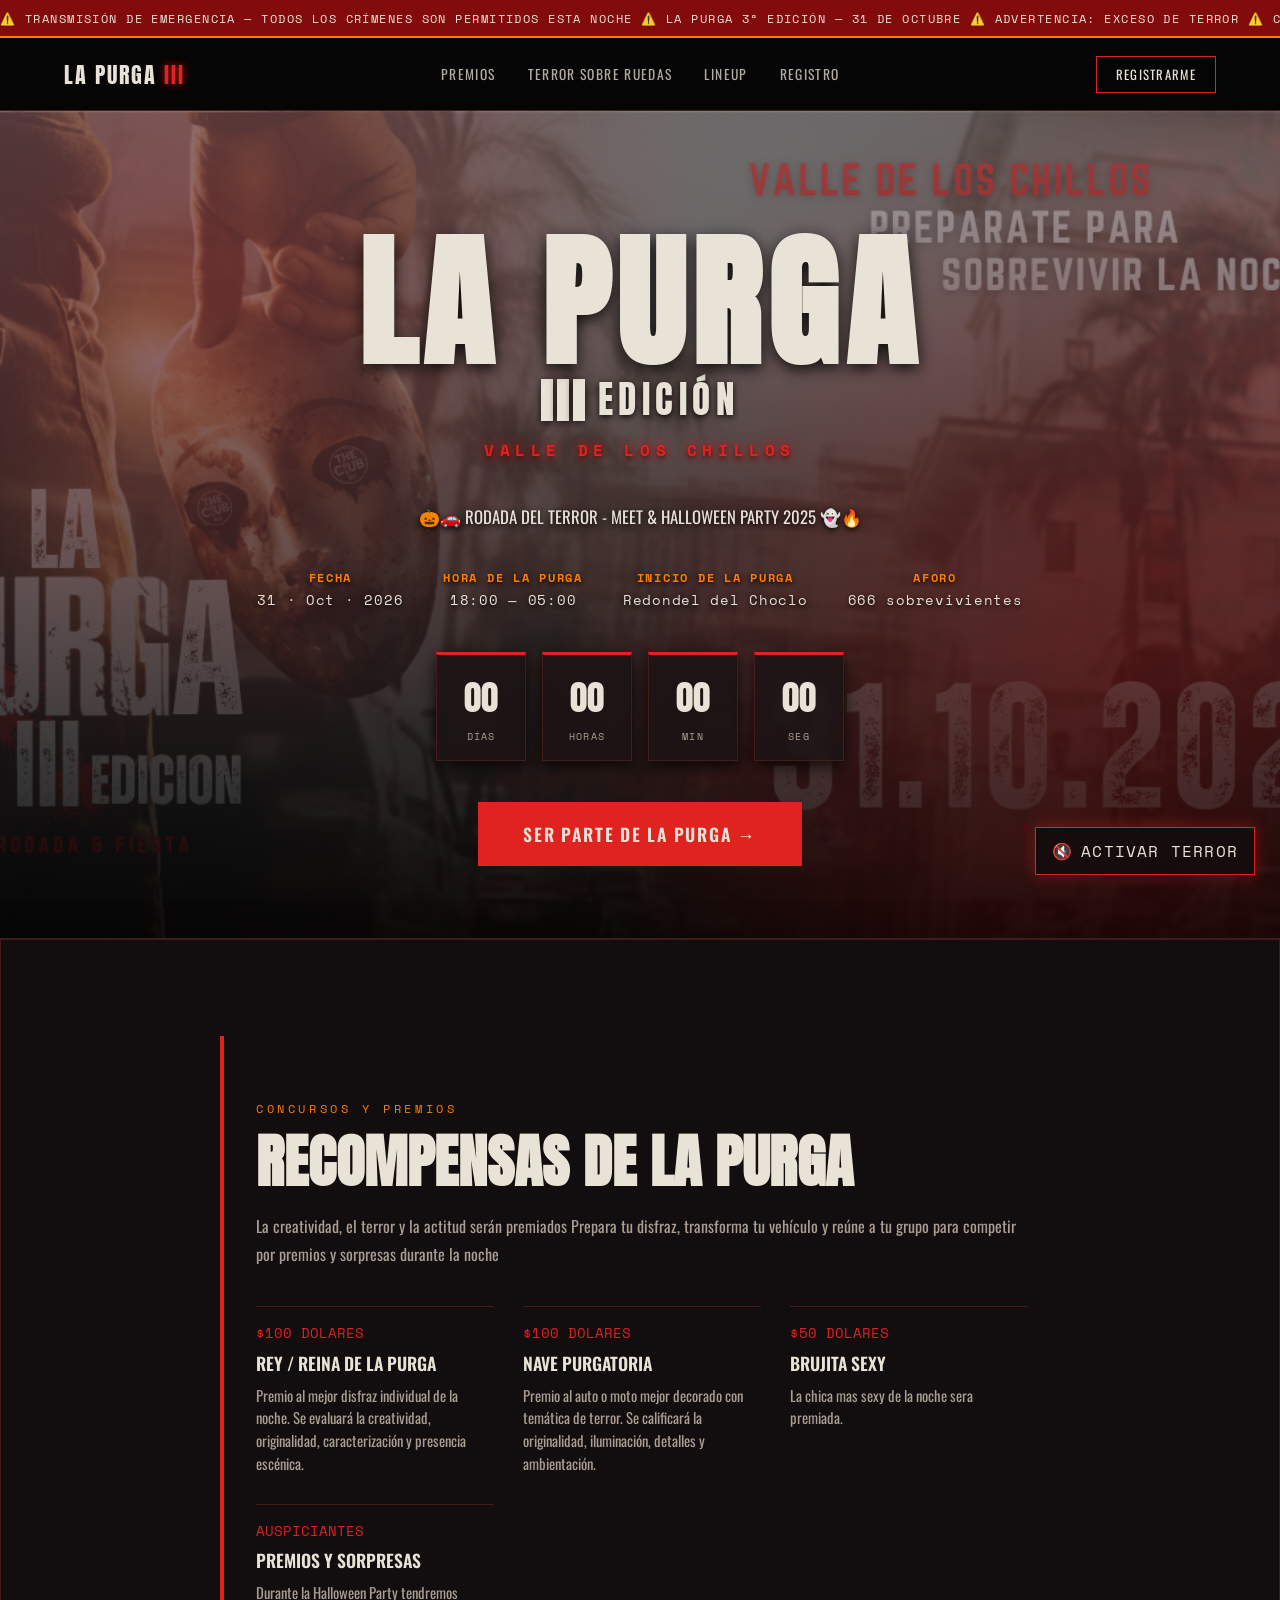
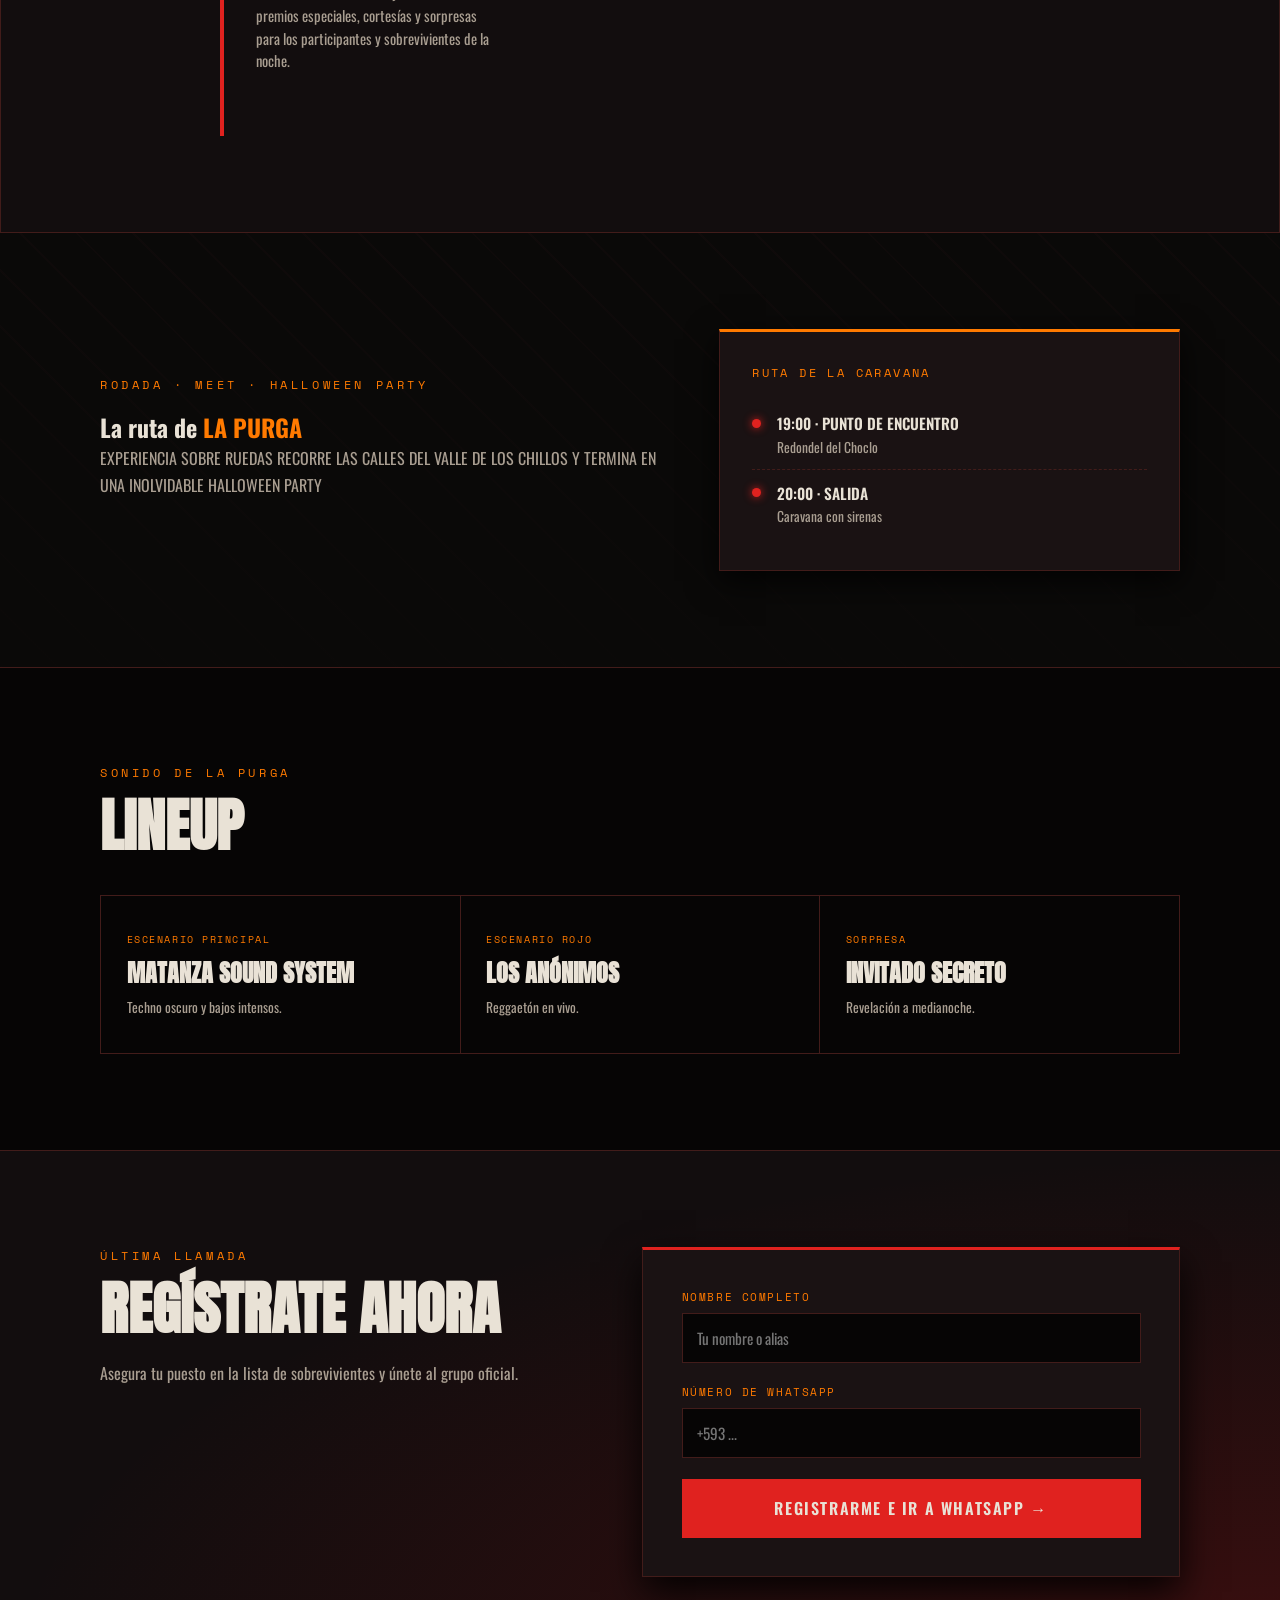
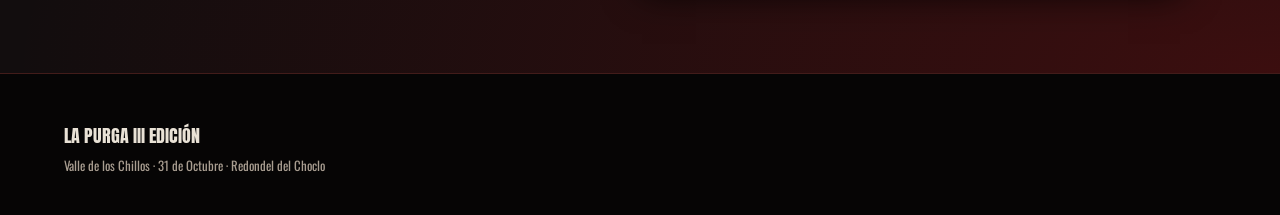
<file: 01.html>
<!DOCTYPE html>
<html lang="es">

<head>
  <meta charset="UTF-8">
  <meta name="viewport" content="width=device-width, initial-scale=1.0">

  <title>LA PURGA III EDICIÓN — Noche de Anarquía</title>

  <link rel="preconnect" href="https://fonts.googleapis.com">

  <link
    href="https://fonts.googleapis.com/css2?family=Anton&family=Creepster&family=Oswald:wght@300;400;500;600;700&family=Space+Mono:wght@400;700&display=swap"
    rel="stylesheet">

  <style>

    :root {
      --black: #060505;
      --char: #120d0e;
      --panel: #1a1213;
      --bone: #e9e2d6;
      --bone-dim: #a99e91;
      --blood: #800a0a;
      --blood-bright: #e0221f;
      --siren: #ff7a00;
      --line: #421c1a;
    }

    * {
      margin: 0;
      padding: 0;
      box-sizing: border-box;
    }

    html {
      scroll-behavior: smooth;
      width: 100%;
      max-width: 100%;
      overflow-x: hidden;
    }

    body {
      width: 100%;
      max-width: 100%;
      overflow-x: hidden;

      background-color: var(--black);
      color: var(--bone);
      font-family: 'Oswald', sans-serif;
    }

    img,
    video,
    iframe {
      max-width: 100%;
    }

    ::selection {
      background: var(--blood-bright);
      color: var(--bone);
    }

    a {
      color: inherit;
      text-decoration: none;
    }

    /* =========================
       RUIDO
    ========================== */

    .noise {
      position: fixed;
      inset: 0;
      pointer-events: none;
      z-index: 999;
      opacity: .07;
      mix-blend-mode: overlay;

      background-image: url("data:image/svg+xml,%3Csvg xmlns='http://www.w3.org/2000/svg' width='100' height='100'%3E%3Cfilter id='n'%3E%3CfeTurbulence type='fractalNoise' baseFrequency='0.9' numOctaves='2' stitchTiles='stitch'/%3E%3C/filter%3E%3Crect width='100%25' height='100%25' filter='url(%23n)'/%3E%3C/svg%3E");
    }

    /* =========================
       BOTÓN DE AUDIO
    ========================== */

    .sound-control {
      position: fixed;
      bottom: 25px;
      right: 25px;
      z-index: 1000;

      background: rgba(18, 13, 14, 0.9);
      border: 1px solid var(--blood-bright);
      color: var(--bone);

      padding: .7rem 1rem;

      font-family: 'Space Mono', monospace;
      font-size: .75rem;
      letter-spacing: .1em;

      cursor: pointer;

      display: flex;
      align-items: center;
      gap: 8px;

      box-shadow: 0 0 15px rgba(224, 34, 31, .4);
      transition: all .3s ease;

      backdrop-filter: blur(5px);
      text-transform: uppercase;
    }

    .sound-control:hover {
      background: var(--blood-bright);
      box-shadow: 0 0 25px rgba(224, 34, 31, .8);
    }

    .sound-control span {
      font-size: 1rem;
    }

    /* =========================
       BARRA DE EMERGENCIA
    ========================== */

    .siren-bar {
      position: sticky;
      top: 0;
      z-index: 100;

      background: var(--blood);
      color: var(--bone);

      font-family: 'Space Mono', monospace;
      font-size: .75rem;
      letter-spacing: .12em;

      padding: .6rem 0;

      overflow: hidden;
      border-bottom: 2px solid var(--siren);

      animation: sirenGlow 1.4s infinite alternate;
    }

    @keyframes sirenGlow {

      from {
        box-shadow: inset 0 0 20px rgba(255, 122, 0, 0);
        background: var(--blood);
      }

      to {
        box-shadow: inset 0 0 30px rgba(255, 122, 0, .6);
        background: #540404;
      }
    }

    .siren-track {
      display: flex;
      white-space: nowrap;
      animation: scrollText 20s linear infinite;
    }

    .siren-track span {
      padding-right: 3rem;
      text-transform: uppercase;
    }

    @keyframes scrollText {

      from {
        transform: translateX(0);
      }

      to {
        transform: translateX(-50%);
      }
    }

    /* =========================
       NAVEGACIÓN
    ========================== */

    header.nav {
      position: sticky;
      top: 31px;
      z-index: 90;

      display: flex;
      align-items: center;
      justify-content: space-between;

      padding: 1.1rem 5%;

      background: rgba(6, 5, 5, .92);
      backdrop-filter: blur(8px);

      border-bottom: 1px solid var(--line);
    }

    .brand-logo-text {
      font-family: 'Anton', sans-serif;
      font-size: 1.4rem;
      letter-spacing: 2px;
      color: var(--bone);

      text-transform: uppercase;
    }

    .brand-logo-text span {
      color: var(--blood-bright);
      text-shadow: 0 0 10px rgba(224, 34, 31, .8);
    }

    nav.links {
      display: flex;
      gap: 2rem;

      font-size: .85rem;
      letter-spacing: .1em;

      text-transform: uppercase;
    }

    nav.links a {
      opacity: .75;
      transition: opacity .2s, color .2s;
    }

    nav.links a:hover {
      opacity: 1;
      color: var(--siren);
    }

    .nav-cta {
      border: 1px solid var(--blood-bright);

      padding: .5rem 1.2rem;

      font-size: .8rem;
      letter-spacing: .1em;

      text-transform: uppercase;

      transition: background .2s, color .2s;
    }

    .nav-cta:hover {
      background: var(--blood-bright);
      box-shadow: 0 0 15px rgba(224, 34, 31, .6);
    }

    /* =========================
       HERO
    ========================== */

    .hero {
      position: relative;

      min-height: 92vh;

      display: flex;
      flex-direction: column;
      align-items: center;
      justify-content: center;

      text-align: center;

      padding: 4rem 5% 3rem;

      background:
        radial-gradient(circle at 15% 20%,
          rgba(184, 18, 18, .28) 0%,
          transparent 40%),

        radial-gradient(circle at 85% 60%,
          rgba(138, 3, 3, .35) 0%,
          transparent 45%),

        linear-gradient(
          to bottom,
          rgba(104, 103, 105, .6),
          rgba(6, 5, 5, .92)
        ),

        url('purge.png');

      background-size: cover;
      background-position: center;

      border-bottom: 1px solid var(--line);
    }

    .hero-eyebrow {
      font-family: 'Space Mono', monospace;

      font-size: .78rem;
      letter-spacing: .35em;

      text-transform: uppercase;

      color: var(--siren);

      margin-bottom: 1.6rem;

      text-shadow: 0 2px 4px rgba(0, 0, 0, .9);
    }

    /* =========================
       LOGO PRINCIPAL
    ========================== */

    .custom-logo-hero {

      display: flex;
      flex-direction: column;
      align-items: center;

      position: relative;
      z-index: 2;

      margin: 1rem 0;
    }

    .logo-purge {

      font-family: 'Anton', sans-serif;

      font-size: clamp(4.5rem, 13vw, 9rem);

      line-height: .85;

      letter-spacing: .05em;

      text-transform: uppercase;

      color: var(--bone);

      text-shadow:
        0 4px 15px rgba(0, 0, 0, .9),
        0 0 8px rgba(255, 255, 255, .1);

      position: relative;
    }

    .logo-sub-wrapper {

      display: flex;

      align-items: center;
      justify-content: center;

      gap: .8rem;

      margin-top: 8px;
    }

    .logo-roman-blocks {
      display: flex;
      gap: 4px;
    }

    .roman-bar {

      width: 12px;
      height: 42px;

      background: var(--bone);

      box-shadow:
        0 2px 8px rgba(0, 0, 0, .8);
    }

    .logo-edition {

      font-family: 'Anton', sans-serif;

      font-size: clamp(1.5rem, 4vw, 2.3rem);

      letter-spacing: .15em;

      color: var(--bone);

      text-transform: uppercase;

      text-shadow:
        0 2px 6px rgba(0, 0, 0, .9);
    }

    /* ===============================
       VALLE DE LOS CHILLOS
    ================================ */

    .logo-location {

      font-family: 'Space Mono', monospace;

      font-size: clamp(.75rem, 2vw, 1rem);

      font-weight: 700;

      letter-spacing: .35em;

      color: var(--blood-bright);

      text-transform: uppercase;

      margin-top: .7rem;

      text-shadow:
        0 0 7px rgba(224, 34, 31, .8),
        0 0 15px rgba(224, 34, 31, .5),
        0 2px 5px rgba(0, 0, 0, .9);

      animation: locationGlow 2s ease-in-out infinite alternate;
    }

    @keyframes locationGlow {

      from {
        text-shadow:
          0 0 5px rgba(224, 34, 31, .5),
          0 2px 5px rgba(0, 0, 0, .9);
      }

      to {
        text-shadow:
          0 0 10px rgba(224, 34, 31, 1),
          0 0 22px rgba(224, 34, 31, .7),
          0 2px 5px rgba(0, 0, 0, .9);
      }
    }

    /* =========================
       HERO TEXTO
    ========================== */

    .hero-sub {

      max-width: 640px;

      margin: 1.6rem auto 0;

      font-size: 1.05rem;

      color: var(--bone);

      line-height: 1.6;

      position: relative;
      z-index: 2;

      text-shadow:
        0 2px 6px rgba(0, 0, 0, .9);
    }

    .hero-meta {

      margin-top: 2.4rem;

      display: flex;

      gap: 2.5rem;

      flex-wrap: wrap;

      justify-content: center;

      font-family: 'Space Mono', monospace;

      font-size: .9rem;

      letter-spacing: .05em;

      color: var(--bone);

      position: relative;
      z-index: 2;

      text-shadow:
        0 2px 4px rgba(0, 0, 0, .9);
    }

    .hero-meta strong {

      display: block;

      font-size: .72rem;

      letter-spacing: .15em;

      text-transform: uppercase;

      color: var(--siren);

      margin-bottom: .2rem;
    }

    /* =========================
       COUNTDOWN
    ========================== */

    .countdown {

      margin-top: 2.6rem;

      display: flex;

      gap: 1rem;

      flex-wrap: wrap;

      justify-content: center;

      position: relative;
      z-index: 2;
    }

    .countdown .box {

      background: rgba(26, 18, 19, .85);

      backdrop-filter: blur(4px);

      border: 1px solid var(--line);

      border-top: 3px solid var(--blood-bright);

      width: 90px;

      padding: 1rem 0;

      font-family: 'Anton', sans-serif;

      font-size: 2.2rem;

      box-shadow:
        0 5px 15px rgba(0, 0, 0, .8);
    }

    .countdown .box small {

      display: block;

      font-family: 'Space Mono', monospace;

      font-size: .62rem;

      letter-spacing: .12em;

      color: var(--bone-dim);

      margin-top: .3rem;

      text-transform: uppercase;
    }

    /* =========================
       BOTÓN PRINCIPAL
    ========================== */

    .btn-primary {

      display: inline-block;

      margin-top: 2.6rem;

      background: var(--blood-bright);

      color: var(--bone);

      font-family: 'Oswald', sans-serif;

      font-weight: 600;

      letter-spacing: .1em;

      text-transform: uppercase;

      font-size: 1.1rem;

      padding: 1.1rem 2.8rem;

      border: 1px solid var(--blood-bright);

      cursor: pointer;

      transition: all .3s ease;

      animation: pulseButton 2s infinite;

      position: relative;
      z-index: 2;
    }

    @keyframes pulseButton {

      0% {
        box-shadow:
          0 0 10px rgba(224, 34, 31, .4);
      }

      50% {
        box-shadow:
          0 0 30px rgba(224, 34, 31, .9),
          0 0 50px rgba(255, 122, 0, .6);
      }

      100% {
        box-shadow:
          0 0 10px rgba(224, 34, 31, .4);
      }
    }

    .btn-primary:hover {

      background: var(--black);

      color: var(--siren);

      border-color: var(--siren);

      transform: scale(1.04);
    }

    /* =========================
       SECCIONES
    ========================== */

    section {

      padding: 6rem 5%;

      position: relative;
    }

    .section-inner {

      max-width: 1080px;

      margin: 0 auto;
    }

    .eyebrow {

      font-family: 'Space Mono', monospace;

      font-size: .75rem;

      letter-spacing: .3em;

      text-transform: uppercase;

      color: var(--siren);

      margin-bottom: 1rem;
    }

    h2.section-title {

      font-family: 'Anton', sans-serif;

      font-size: clamp(2.2rem, 5vw, 3.6rem);

      text-transform: uppercase;

      line-height: 1;

      margin-bottom: 1.4rem;
    }

    /* =========================
       PREMIOS
    ========================== */

    .decree {

      background: var(--char);

      border: 1px solid var(--line);

      position: relative;

      overflow: hidden;
    }

    .decree-inner {

      max-width: 840px;

      margin: 0 auto;

      padding: 4rem 2rem;

      border-left:
        4px solid var(--blood-bright);

      position: relative;
      z-index: 2;
    }

    .decree-inner p.lead {

      color: var(--bone-dim);

      margin-bottom: 2.4rem;

      line-height: 1.7;
    }

    .rules-grid {

      display: grid;

      grid-template-columns:
        repeat(auto-fit, minmax(220px, 1fr));

      gap: 1.8rem;
    }

    .rule {

      border-top:
        1px solid var(--line);

      padding-top: 1rem;
    }

    .rule .num {

      font-family:
        'Space Mono',
        monospace;

      color:
        var(--blood-bright);

      font-size:
        .85rem;
    }

    .rule h3 {

      font-family:
        'Oswald',
        sans-serif;

      font-weight:
        600;

      font-size:
        1.1rem;

      margin:
        .4rem 0 .5rem;

      text-transform:
        uppercase;

      color:
        var(--bone);
    }

    .rule p {

      color:
        var(--bone-dim);

      font-size:
        .92rem;

      line-height:
        1.55;
    }

    /* =========================
       RODADA
    ========================== */

    .rodada {

      background:

        linear-gradient(
          180deg,
          rgba(10, 9, 8, .6),
          rgba(10, 9, 8, .95)
        ),

        repeating-linear-gradient(
          45deg,
          #160c0d 0 2px,
          #0a0908 2px 40px
        );

      border-bottom:
        1px solid var(--line);
    }

    .rodada-grid {

      display: grid;

      grid-template-columns:
        1.1fr .9fr;

      gap:
        3.5rem;

      align-items:
        center;
    }

    .rodada h2 span {
      color:
        var(--siren);
    }

    .rodada p.desc {

      color:
        var(--bone-dim);

      line-height:
        1.7;

      margin-bottom:
        1.6rem;
    }

    .route-card {

      background:
        var(--panel);

      border:
        1px solid var(--line);

      border-top:
        3px solid var(--siren);

      padding:
        2rem;

      box-shadow:
        0 10px 30px
        rgba(0, 0, 0, .8);
    }

    .route-card .route-title {

      font-family:
        'Space Mono',
        monospace;

      font-size:
        .75rem;

      letter-spacing:
        .2em;

      color:
        var(--siren);

      text-transform:
        uppercase;

      margin-bottom:
        1.2rem;
    }

    .route-item {

      display:
        flex;

      gap:
        1rem;

      padding:
        .75rem 0;

      border-bottom:
        1px dashed var(--line);
    }

    .route-item:last-child {
      border-bottom:
        none;
    }

    .route-item .dot {

      width:
        9px;

      height:
        9px;

      border-radius:
        50%;

      background:
        var(--blood-bright);

      margin-top:
        .4rem;

      flex-shrink:
        0;

      box-shadow:
        0 0 8px
        var(--blood-bright);
    }

    .route-item div h4 {

      font-size:
        .95rem;

      text-transform:
        uppercase;

      font-weight:
        600;
    }

    .route-item div p {

      color:
        var(--bone-dim);

      font-size:
        .85rem;

      margin-top:
        .15rem;
    }

    /* =========================
       LINEUP
    ========================== */

    .lineup-list {

      display:
        grid;

      grid-template-columns:
        repeat(auto-fit, minmax(230px, 1fr));

      gap:
        1px;

      background:
        var(--line);

      border:
        1px solid var(--line);

      margin-top:
        2.5rem;
    }

    .lineup-item {

      background:
        var(--black);

      padding:
        2.2rem 1.6rem;

      transition:
        all .3s ease;
    }

    .lineup-item:hover {

      background:
        var(--panel);

      box-shadow:
        inset 0 0 20px
        rgba(184, 18, 18, .3);
    }

    .lineup-item .tag {

      font-family:
        'Space Mono',
        monospace;

      font-size:
        .65rem;

      letter-spacing:
        .15em;

      color:
        var(--siren);

      text-transform:
        uppercase;
    }

    .lineup-item h3 {

      font-family:
        'Anton',
        sans-serif;

      font-size:
        1.5rem;

      text-transform:
        uppercase;

      margin-top:
        .5rem;
    }

    .lineup-item p {

      color:
        var(--bone-dim);

      font-size:
        .85rem;

      margin-top:
        .4rem;
    }

    /* =========================
       REGISTRO
    ========================== */

    .registro {

      background:
        var(--char);

      border-top:
        1px solid var(--line);

      background-image:
        radial-gradient(
          ellipse at bottom right,
          rgba(184, 18, 18, .25),
          transparent 70%
        );
    }

    .reg-grid {

      display:
        grid;

      grid-template-columns:
        .95fr 1.05fr;

      gap:
        3.5rem;
    }

    .reg-info p {

      color:
        var(--bone-dim);

      line-height:
        1.7;

      margin-bottom:
        1.6rem;
    }

    form.reg-form {

      background:
        var(--panel);

      border:
        1px solid var(--line);

      border-top:
        3px solid var(--blood-bright);

      padding:
        2.4rem;

      box-shadow:
        0 15px 35px
        rgba(0, 0, 0, .9);
    }

    .field {

      margin-bottom:
        1.3rem;
    }

    .field label {

      display:
        block;

      font-family:
        'Space Mono',
        monospace;

      font-size:
        .7rem;

      letter-spacing:
        .14em;

      text-transform:
        uppercase;

      color:
        var(--siren);

      margin-bottom:
        .5rem;
    }

    .field input,
    .field select {

      width:
        100%;

      background:
        var(--black);

      border:
        1px solid var(--line);

      color:
        var(--bone);

      padding:
        .8rem .9rem;

      font-family:
        'Oswald',
        sans-serif;

      font-size:
        .95rem;
    }

    .field input:focus,
    .field select:focus {

      outline:
        2px solid var(--siren);

      outline-offset:
        1px;

      border-color:
        var(--siren);
    }

    .submit-btn {

      width:
        100%;

      background:
        var(--blood-bright);

      color:
        var(--bone);

      border:
        none;

      padding:
        1.1rem;

      font-family:
        'Oswald',
        sans-serif;

      font-weight:
        600;

      letter-spacing:
        .1em;

      text-transform:
        uppercase;

      cursor:
        pointer;

      transition:
        all .2s;

      font-size:
        1rem;
    }

    .submit-btn:hover {

      background:
        #8f0d0d;

      box-shadow:
        0 0 24px
        rgba(184, 18, 18, .8);
    }

    .form-note {

      font-size:
        .72rem;

      color:
        var(--bone-dim);

      margin-top:
        1rem;

      font-family:
        'Space Mono',
        monospace;
    }

    /* =========================
       FOOTER
    ========================== */

    footer {

      padding:
        3rem 5% 2.5rem;

      border-top:
        1px solid var(--line);

      display:
        flex;

      flex-wrap:
        wrap;

      justify-content:
        space-between;

      gap:
        1.5rem;

      font-size:
        .8rem;

      color:
        var(--bone-dim);

      background:
        var(--black);
    }

    footer .fbrand {

      font-family:
        'Anton',
        sans-serif;

      color:
        var(--bone);

      font-size:
        1.1rem;

      text-transform:
        uppercase;
    }

    /* =========================================================
       RESPONSIVE
    ========================================================= */

    @media (max-width: 900px) {

      .reg-grid {
        grid-template-columns: 1fr;
      }
    }

    @media (max-width: 840px) {

      .rodada-grid {
        grid-template-columns: 1fr;
      }
    }

    @media (max-width: 820px) {

      .siren-bar {
        font-size: .62rem;
        padding: .55rem 0;
      }

      header.nav {

        top:
          27px;

        padding:
          .85rem 4%;

        min-height:
          58px;
      }

      .brand-logo-text {

        font-size:
          1.15rem;

        white-space:
          nowrap;
      }

      nav.links {
        display: none !important;
      }

      .nav-cta {

        padding:
          .45rem .75rem;

        font-size:
          .68rem;

        white-space:
          nowrap;
      }

      /* AUDIO */

      .sound-control {

        right:
          12px;

        bottom:
          12px;

        padding:
          .55rem .7rem;

        font-size:
          .62rem;

        gap:
          5px;
      }

      .sound-control span {
        font-size: .85rem;
      }

      /* HERO */

      .hero {

        min-height:
          auto;

        height:
          auto;

        padding:
          5rem 5% 3.5rem;

        background-position:
          center center;
      }

      .custom-logo-hero {

        width:
          100%;

        margin:
          .7rem 0;
      }

      .logo-purge {

        width:
          100%;

        font-size:
          clamp(3.4rem, 17vw, 6rem);

        letter-spacing:
          .035em;

        white-space:
          nowrap;
      }

      .logo-sub-wrapper {

        gap:
          .5rem;

        margin-top:
          6px;
      }

      .logo-roman-blocks {
        gap: 3px;
      }

      .roman-bar {

        width:
          8px;

        height:
          29px;
      }

      .logo-edition {

        font-size:
          clamp(1.05rem, 5vw, 1.7rem);

        letter-spacing:
          .12em;
      }

      /* VALLE DE LOS CHILLOS MÓVIL */

      .logo-location {

        font-size:
          .62rem;

        letter-spacing:
          .22em;

        margin-top:
          .55rem;
      }

      .hero-sub {

        max-width:
          600px;

        margin-top:
          1.2rem;

        font-size:
          .9rem;

        line-height:
          1.5;
      }

      .hero-meta {

        width:
          100%;

        margin-top:
          1.8rem;

        display:
          grid;

        grid-template-columns:
          repeat(2, minmax(0, 1fr));

        gap:
          .9rem .6rem;

        font-size:
          .76rem;
      }

      .hero-meta>div {
        min-width: 0;
      }

      .hero-meta strong {

        font-size:
          .62rem;

        margin-bottom:
          .15rem;
      }

      /* CONTADOR */

      .countdown {

        width:
          100%;

        margin-top:
          1.8rem;

        gap:
          .45rem;

        flex-wrap:
          nowrap;
      }

      .countdown .box {

        flex:
          1 1 0;

        min-width:
          0;

        width:
          auto;

        padding:
          .7rem .15rem;

        font-size:
          1.55rem;
      }

      .countdown .box small {

        font-size:
          .52rem;

        letter-spacing:
          .07em;
      }

      .btn-primary {

        width:
          100%;

        max-width:
          420px;

        margin-top:
          2rem;

        padding:
          .95rem 1rem;

        font-size:
          .9rem;
      }

      /* SECCIONES */

      section {
        padding: 4rem 5%;
      }

      .section-inner {

        width:
          100%;

        max-width:
          1080px;
      }

      .eyebrow {

        font-size:
          .62rem;

        letter-spacing:
          .22em;
      }

      h2.section-title {

        font-size:
          clamp(2rem, 9vw, 3rem);

        margin-bottom:
          1rem;
      }

      /* PREMIOS */

      .decree-inner {

        padding:
          2.5rem 1.2rem;

        border-left-width:
          3px;
      }

      .decree-inner p.lead {

        font-size:
          .9rem;

        line-height:
          1.6;

        margin-bottom:
          1.8rem;
      }

      .rules-grid {

        grid-template-columns:
          1fr 1fr;

        gap:
          1.2rem;
      }

      .rule {
        padding-top: .8rem;
      }

      .rule h3 {
        font-size: .9rem;
      }

      .rule p {

        font-size:
          .78rem;

        line-height:
          1.45;
      }

      /* RODADA */

      .rodada-grid {

        grid-template-columns:
          1fr !important;

        gap:
          2rem;
      }

      .rodada h2 {

        font-size:
          clamp(2.2rem, 10vw, 3.2rem);

        line-height:
          1;
      }

      .rodada p.desc {

        font-size:
          .9rem;

        line-height:
          1.6;
      }

      .route-card {
        padding: 1.4rem;
      }

      .route-item {
        gap: .7rem;
      }

      .route-item div h4 {
        font-size: .82rem;
      }

      .route-item div p {
        font-size: .75rem;
      }

      /* LINEUP */

      .lineup-list {

        grid-template-columns:
          1fr 1fr;

        margin-top:
          1.8rem;
      }

      .lineup-item {
        padding: 1.5rem 1rem;
      }

      .lineup-item .tag {
        font-size: .55rem;
      }

      .lineup-item h3 {

        font-size:
          1.15rem;

        line-height:
          1.05;
      }

      .lineup-item p {

        font-size:
          .75rem;

        line-height:
          1.4;
      }

      /* REGISTRO */

      .reg-grid {

        grid-template-columns:
          1fr !important;

        gap:
          2rem;
      }

      .reg-info p {

        font-size:
          .9rem;

        line-height:
          1.6;
      }

      form.reg-form {
        padding: 1.4rem;
      }

      .field {
        margin-bottom: 1rem;
      }

      .field label {
        font-size: .62rem;
      }

      .field input,
      .field select {

        padding:
          .75rem;

        font-size:
          .9rem;
      }

      .submit-btn {

        padding:
          1rem .7rem;

        font-size:
          .82rem;
      }

      .form-note {
        font-size: .62rem;
      }

      footer {

        padding:
          2rem 5%;

        font-size:
          .7rem;
      }

      footer .fbrand {
        font-size: 1rem;
      }
    }

    /* =========================
       TELÉFONOS PEQUEÑOS
    ========================== */

    @media (max-width: 420px) {

      header.nav {

        padding-left:
          3.5%;

        padding-right:
          3.5%;
      }

      .brand-logo-text {
        font-size: 1rem;
      }

      .nav-cta {

        font-size:
          .6rem;

        padding:
          .42rem .58rem;
      }

      .hero {

        padding-left:
          4%;

        padding-right:
          4%;
      }

      .logo-purge {

        font-size:
          clamp(3rem, 16.5vw, 4.5rem);
      }

      .logo-location {

        font-size:
          .53rem;

        letter-spacing:
          .16em;

        margin-top:
          .45rem;
      }

      .hero-sub {
        font-size: .82rem;
      }

      .hero-meta {

        gap:
          .7rem .35rem;

        font-size:
          .7rem;
      }

      .hero-meta strong {
        font-size: .56rem;
      }

      .countdown {
        gap: .3rem;
      }

      .countdown .box {

        padding:
          .6rem .1rem;

        font-size:
          1.3rem;
      }

      .countdown .box small {
        font-size: .45rem;
      }

      .rules-grid,
      .lineup-list {

        grid-template-columns:
          1fr;
      }

      .rule h3 {
        font-size: .95rem;
      }

      .lineup-item h3 {
        font-size: 1.3rem;
      }

      .sound-control {
        max-width: 150px;
      }
    }

  </style>

</head>

<body>

  <div class="noise"></div>

  <!-- BOTÓN FLOTANTE DE AUDIO -->

  <button
    class="sound-control"
    id="soundBtn"
    onclick="toggleAudio()">

    <span id="soundIcon">🔇</span>

    <span id="soundText">
      Activar Terror
    </span>

  </button>

  <!-- BARRA DE EMERGENCIA -->

  <div class="siren-bar">

    <div class="siren-track">

      <span>
        ⚠️ TRANSMISIÓN DE EMERGENCIA —
        TODOS LOS CRÍMENES SON PERMITIDOS ESTA NOCHE
        ⚠️ LA PURGA 3ª EDICIÓN —
        31 DE OCTUBRE
        ⚠️ ADVERTENCIA: EXCESO DE TERROR
        ⚠️ CUPO LIMITADO A 666 SOBREVIVIENTES
        ⚠️ PREMIOS AL MEJOR DISFRAZ Y NAVE PURGATORIA ⚠️
      </span>

      <span>
        ⚠️ TRANSMISIÓN DE EMERGENCIA —
        TODOS LOS CRÍMENES SON PERMITIDOS ESTA NOCHE
        ⚠️ LA PURGA 3ª EDICIÓN —
        31 DE OCTUBRE
        ⚠️ ADVERTENCIA: EXCESO DE TERROR
        ⚠️ CUPO LIMITADO A 666 SOBREVIVIENTES
        ⚠️ PREMIOS AL MEJOR DISFRAZ Y NAVE PURGATORIA ⚠️
      </span>

    </div>

  </div>

  <!-- NAVEGACIÓN -->

  <header class="nav">

    <a
      href="#"
      class="brand-logo-text">

      LA PURGA
      <span>III</span>

    </a>

    <nav class="links">

      <a href="#concursos">
        Premios
      </a>

      <a href="#rodada">
        Terror Sobre Ruedas
      </a>

      <a href="#lineup">
        Lineup
      </a>

      <a href="#registro">
        Registro
      </a>

    </nav>

    <a
      href="#registro"
      class="nav-cta">

      Registrarme

    </a>

  </header>

  <!-- HERO -->

  <section class="hero">

    <div class="hero-eyebrow"></div>

    <div class="custom-logo-hero">

      <h1 class="logo-purge">
        LA PURGA
      </h1>

      <div class="logo-sub-wrapper">

        <div class="logo-roman-blocks">

          <div class="roman-bar"></div>
          <div class="roman-bar"></div>
          <div class="roman-bar"></div>

        </div>

        <span class="logo-edition">
          EDICIÓN
        </span>

      </div>

      <!-- NUEVO TEXTO -->

      <div class="logo-location">
        VALLE DE LOS CHILLOS
      </div>

    </div>

    <p class="hero-sub">

      🎃🚗 RODADA DEL TERROR - MEET & HALLOWEEN PARTY 2025 👻🔥

    </p>

    <div class="hero-meta">

      <div>

        <strong>
          Fecha
        </strong>

        31 · Oct · 2026

      </div>

      <div>

        <strong>
          HORA DE LA PURGA
        </strong>

        18:00 — 05:00

      </div>

      <div>

        <strong>
          inicio de la purga
        </strong>

        Redondel del Choclo

      </div>

      <div>

        <strong>
          Aforo
        </strong>

        666 sobrevivientes

      </div>

    </div>

    <!-- COUNTDOWN -->

    <div
      class="countdown"
      id="countdown">

      <div class="box">

        <span id="cd-days">
          00
        </span>

        <small>
          Días
        </small>

      </div>

      <div class="box">

        <span id="cd-hours">
          00
        </span>

        <small>
          Horas
        </small>

      </div>

      <div class="box">

        <span id="cd-min">
          00
        </span>

        <small>
          Min
        </small>

      </div>

      <div class="box">

        <span id="cd-sec">
          00
        </span>

        <small>
          Seg
        </small>

      </div>

    </div>

    <a
      href="#registro"
      class="btn-primary">

      ser parte de la purga → 

    </a>

  </section>

  <!-- PREMIOS -->

  <section
    id="concursos"
    class="decree">

    <div class="decree-inner">

      <div class="eyebrow">
        concursos y premios
      </div>

      <h2 class="section-title">
        Recompensas de la purga
      </h2>

      <p class="lead">

        La creatividad, el terror y la actitud serán premiados
          Prepara tu disfraz, transforma tu vehículo y reúne a tu grupo para competir por premios y sorpresas durante la noche
        

      </p>

      <div class="rules-grid">

        <div class="rule">

          <div class="num">
            $100 DOLARES
          </div>

          <h3>
            Rey / Reina de la Purga
          </h3>

          <p>
            Premio al mejor disfraz individual de la noche. Se evaluará la creatividad, originalidad, caracterización y presencia escénica.
          </p>

        </div>

        <div class="rule">

          <div class="num">
            $100 DOLARES
          </div>

          <h3>
            Nave Purgatoria
          </h3>

          <p>
            Premio al auto o moto mejor decorado con temática de terror. Se calificará la originalidad, iluminación, detalles y ambientación.
          </p>

        </div>

        <div class="rule">

          <div class="num">
            $50 DOLARES
          </div>

          <h3>
            BRUJITA SEXY
          </h3>

          <p>
           La chica mas sexy de la noche sera premiada.
          </p>

        </div>

        <div class="rule">

          <div class="num">
            AUSPICIANTES
          </div>

          <h3>
            PREMIOS Y SORPRESAS
          </h3>

          <p>
           Durante la Halloween Party tendremos premios especiales, cortesías y sorpresas para los participantes y sobrevivientes de la noche.
          </p>

        </div>

      </div>

    </div>

  </section>

  <!-- RODADA -->

  <section
    id="rodada"
    class="rodada">

    <div class="section-inner rodada-grid">

      <div>

        <div class="eyebrow">
          Rodada · Meet · Halloween Party 
        </div>

        <h2>

          La ruta de

          <span>
            LA PURGA
          </span>

        </h2>

        <p class="desc">
          <span>
             
             EXPERIENCIA SOBRE RUEDAS RECORRE LAS CALLES DEL VALLE DE LOS CHILLOS Y TERMINA EN UNA INOLVIDABLE HALLOWEEN PARTY
          </span>
          

               

        </p>

      </div>

      <div class="route-card">

        <div class="route-title">
          Ruta de la caravana
        </div>

        <div class="route-item">

          <div class="dot"></div>

          <div>

            <h4>
              19:00 · Punto de encuentro
            </h4>

            <p>
              Redondel del Choclo
            </p>

          </div>

        </div>

        <div class="route-item">

          <div class="dot"></div>

          <div>

            <h4>
              20:00 · Salida
            </h4>

            <p>
              Caravana con sirenas
            </p>

          </div>

        </div>

      </div>

    </div>

  </section>

  <!-- LINEUP -->

  <section id="lineup">

    <div class="section-inner">

      <div class="eyebrow">
        Sonido de la Purga
      </div>

      <h2 class="section-title">
        Lineup
      </h2>

      <div class="lineup-list">

        <div class="lineup-item">

          <div class="tag">
            Escenario Principal
          </div>

          <h3>
            MATANZA SOUND SYSTEM
          </h3>

          <p>
            Techno oscuro y bajos intensos.
          </p>

        </div>

        <div class="lineup-item">

          <div class="tag">
            Escenario Rojo
          </div>

          <h3>
            LOS ANÓNIMOS
          </h3>

          <p>
            Reggaetón en vivo.
          </p>

        </div>

        <div class="lineup-item">

          <div class="tag">
            Sorpresa
          </div>

          <h3>
            INVITADO SECRETO
          </h3>

          <p>
            Revelación a medianoche.
          </p>

        </div>

      </div>

    </div>

  </section>

  <!-- REGISTRO -->

  <section
    id="registro"
    class="registro">

    <div class="section-inner reg-grid">

      <div class="reg-info">

        <div class="eyebrow">
          Última llamada
        </div>

        <h2 class="section-title">
          Regístrate ahora
        </h2>

        <p>

          Asegura tu puesto en la lista de sobrevivientes
          y únete al grupo oficial.

        </p>

      </div>

      <div>

        <iframe
          name="hidden_iframe"
          id="hidden_iframe"
          style="display:none;"
          onload="if(submitted){window.location='TU_LINK_DE_WHATSAPP_AQUI';}">
        </iframe>

        <form
          class="reg-form"
          action="https://docs.google.com/forms/u/0/d/e/TU_FORM_ID/formResponse"
          method="POST"
          target="hidden_iframe"
          onsubmit="submitted=true;">

          <div class="field">

            <label for="nombre">
              Nombre Completo
            </label>

            <input
              type="text"
              id="nombre"
              name="entry.111111111"
              required
              placeholder="Tu nombre o alias">

          </div>

          <div class="field">

            <label for="telefono">
              Número de WhatsApp
            </label>

            <input
              type="tel"
              id="telefono"
              name="entry.222222222"
              required
              placeholder="+593 ...">

          </div>

          <button
            type="submit"
            class="submit-btn">

            REGISTRARME E IR A WHATSAPP →

          </button>

        </form>

      </div>

    </div>

  </section>

  <!-- FOOTER -->

  <footer>

    <div>

      <div class="fbrand">
        LA PURGA III EDICIÓN
      </div>

      <p style="margin-top:.4rem;">
        Valle de los Chillos · 31 de Octubre · Redondel del Choclo
      </p>

    </div>

  </footer>

  <!-- JAVASCRIPT -->

  <script>

    let submitted = false;

    /* =========================
       CONTADOR
    ========================== */

    const eventDate =
      new Date("2026-10-31T20:00:00");

    function updateCountdown() {

      const now =
        new Date();

      let diff =
        eventDate - now;

      if (diff < 0) {
        diff = 0;
      }

      const d =
        Math.floor(
          diff /
          (1000 * 60 * 60 * 24)
        );

      const h =
        Math.floor(
          (diff /
            (1000 * 60 * 60))
          % 24
        );

      const m =
        Math.floor(
          (diff /
            (1000 * 60))
          % 60
        );

      const s =
        Math.floor(
          (diff / 1000)
          % 60
        );

      document
        .getElementById('cd-days')
        .textContent =
        String(d).padStart(2, '0');

      document
        .getElementById('cd-hours')
        .textContent =
        String(h).padStart(2, '0');

      document
        .getElementById('cd-min')
        .textContent =
        String(m).padStart(2, '0');

      document
        .getElementById('cd-sec')
        .textContent =
        String(s).padStart(2, '0');

    }

    updateCountdown();

    setInterval(
      updateCountdown,
      1000
    );

    /* =========================
       SISTEMA DE AUDIO
    ========================== */

    let audioCtx = null;

    let isPlaying = false;

    let mainLoopInterval = null;

    function playPurgeSiren() {

      if (!isPlaying || !audioCtx)
        return;

      const osc =
        audioCtx.createOscillator();

      const gainNode =
        audioCtx.createGain();

      osc.type =
        'sawtooth';

      const now =
        audioCtx.currentTime;

      osc.frequency
        .setValueAtTime(
          400,
          now
        );

      osc.frequency
        .linearRampToValueAtTime(
          880,
          now + 1.2
        );

      osc.frequency
        .linearRampToValueAtTime(
          400,
          now + 2.5
        );

      gainNode.gain
        .setValueAtTime(
          .01,
          now
        );

      gainNode.gain
        .linearRampToValueAtTime(
          .12,
          now + .3
        );

      gainNode.gain
        .linearRampToValueAtTime(
          .08,
          now + 2
        );

      gainNode.gain
        .linearRampToValueAtTime(
          .001,
          now + 2.5
        );

      osc.connect(gainNode);

      gainNode.connect(
        audioCtx.destination
      );

      osc.start(now);

      osc.stop(
        now + 2.6
      );

    }

    function speakPurge3Message() {

      if (!isPlaying)
        return;

      const message =
        "Atención ciudadanos. Esto no es una prueba. " +
        "Este es el sistema de transmisión de emergencia anunciando " +
        "el inicio de la tercera edición de La Purga, " +
        "Valle de los Chillos. " +
        "Al sonar la sirena comienza la noche. " +
        "Preparad vuestras máscaras y vehículos. " +
        "Que la Purga comience.";

      const speech =
        new SpeechSynthesisUtterance(
          message
        );

      speech.lang =
        'es-ES';

      speech.rate =
        .88;

      speech.pitch =
        .65;

      window
        .speechSynthesis
        .speak(speech);

    }

    function executePurgeBroadcast() {

      if (!isPlaying)
        return;

      playPurgeSiren();

      setTimeout(
        () => {
          playPurgeSiren();
        },
        2800
      );

      setTimeout(
        () => {
          speakPurge3Message();
        },
        5800
      );

    }

    function toggleAudio() {

      const icon =
        document.getElementById(
          'soundIcon'
        );

      const text =
        document.getElementById(
          'soundText'
        );

      if (!isPlaying) {

        audioCtx =
          new (
            window.AudioContext ||
            window.webkitAudioContext
          )();

        isPlaying =
          true;

        icon.textContent =
          "🔊";

        text.textContent =
          "Silenciar Terror";

        executePurgeBroadcast();

        mainLoopInterval =
          setInterval(
            () => {
              executePurgeBroadcast();
            },
            180000
          );

      } else {

        if (audioCtx) {

          audioCtx.close();

          audioCtx =
            null;

        }

        window
          .speechSynthesis
          .cancel();

        clearInterval(
          mainLoopInterval
        );

        isPlaying =
          false;

        icon.textContent =
          "🔇";

        text.textContent =
          "Activar Terror";

      }

    }

  </script>

</body>
</html>
</file>
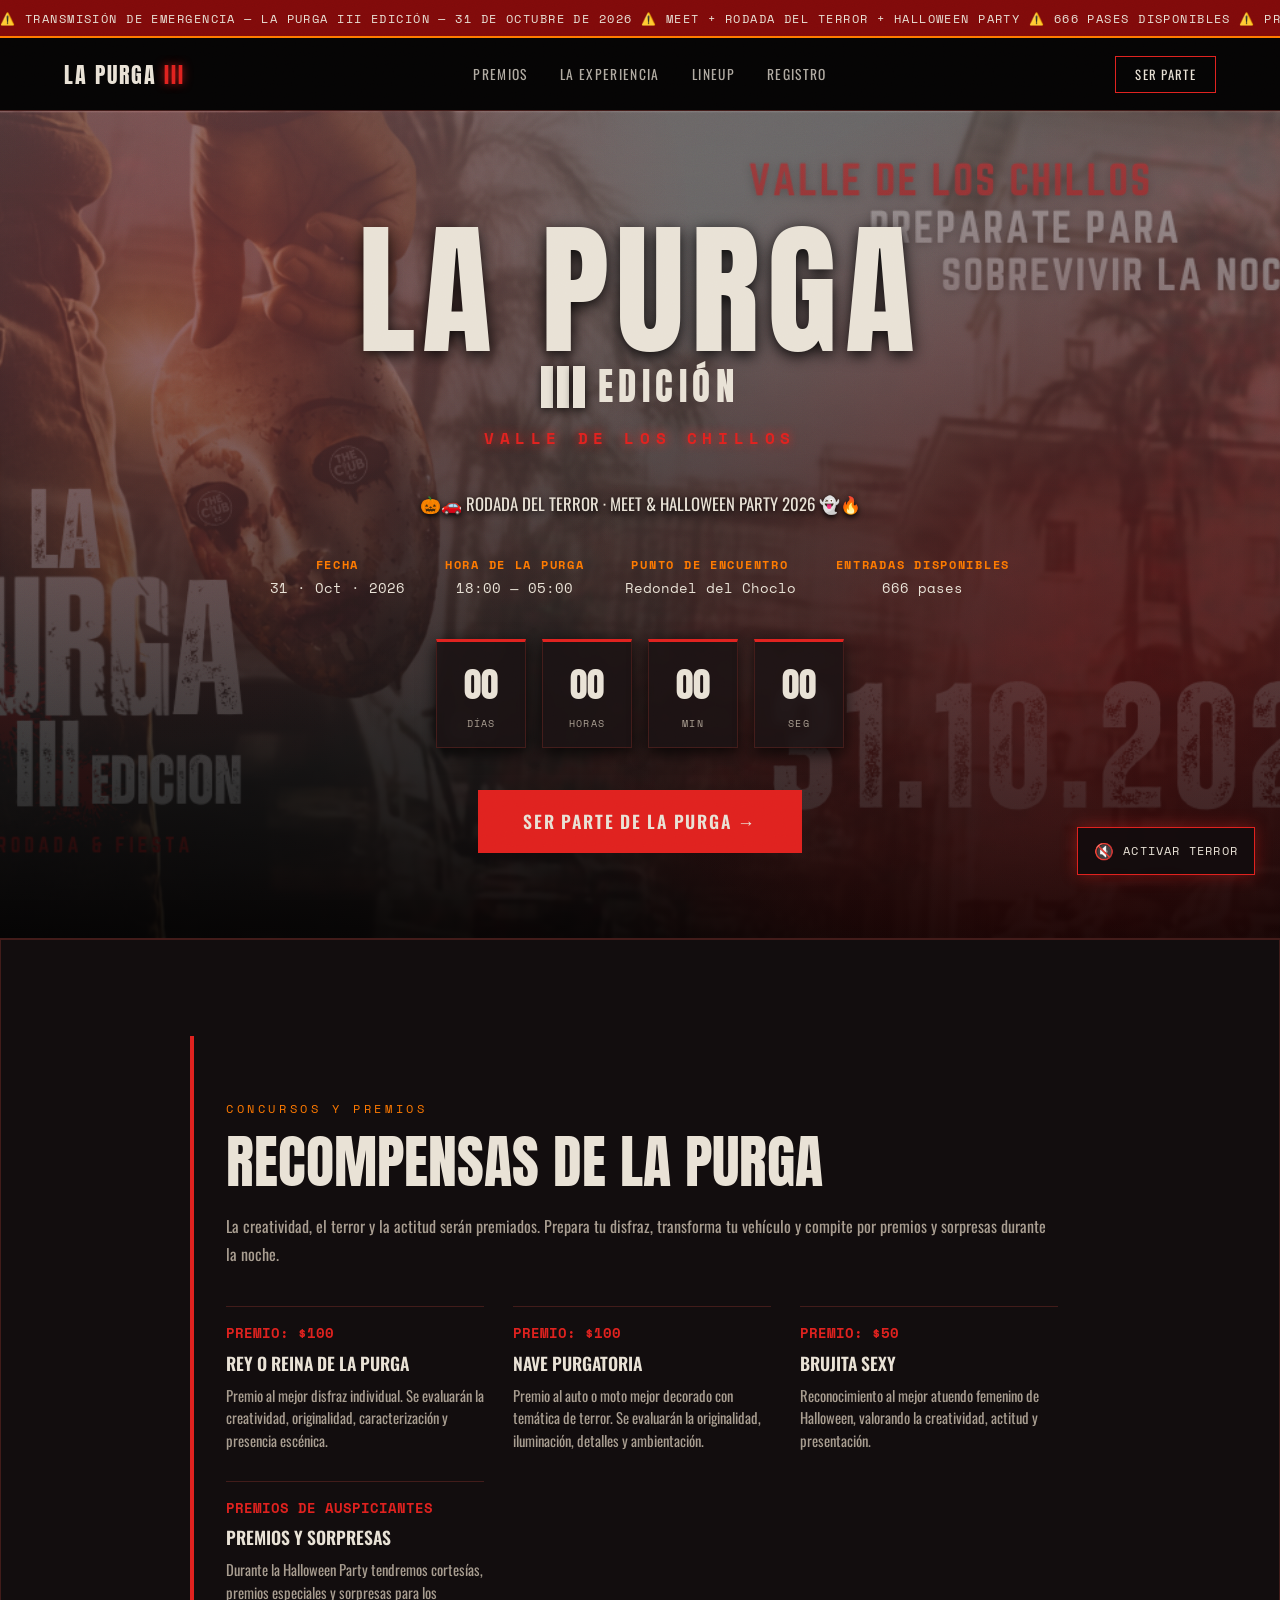
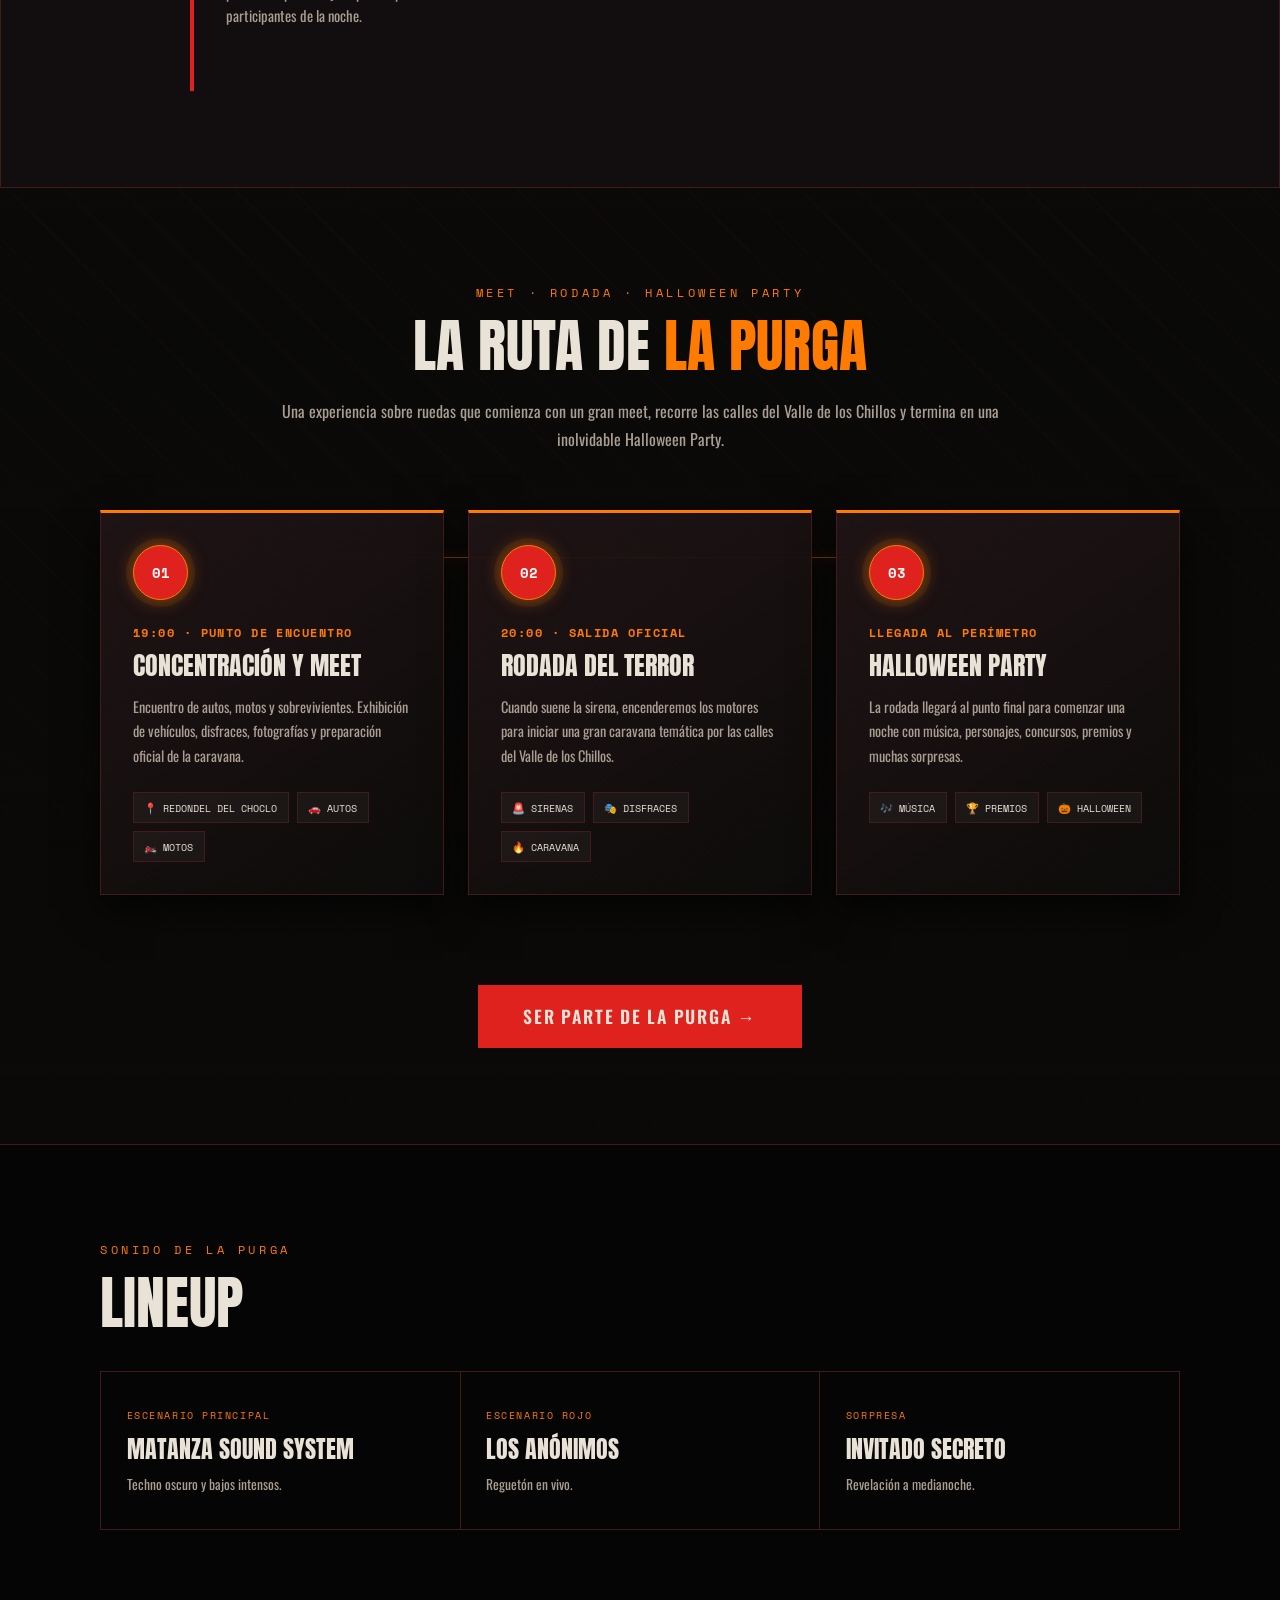
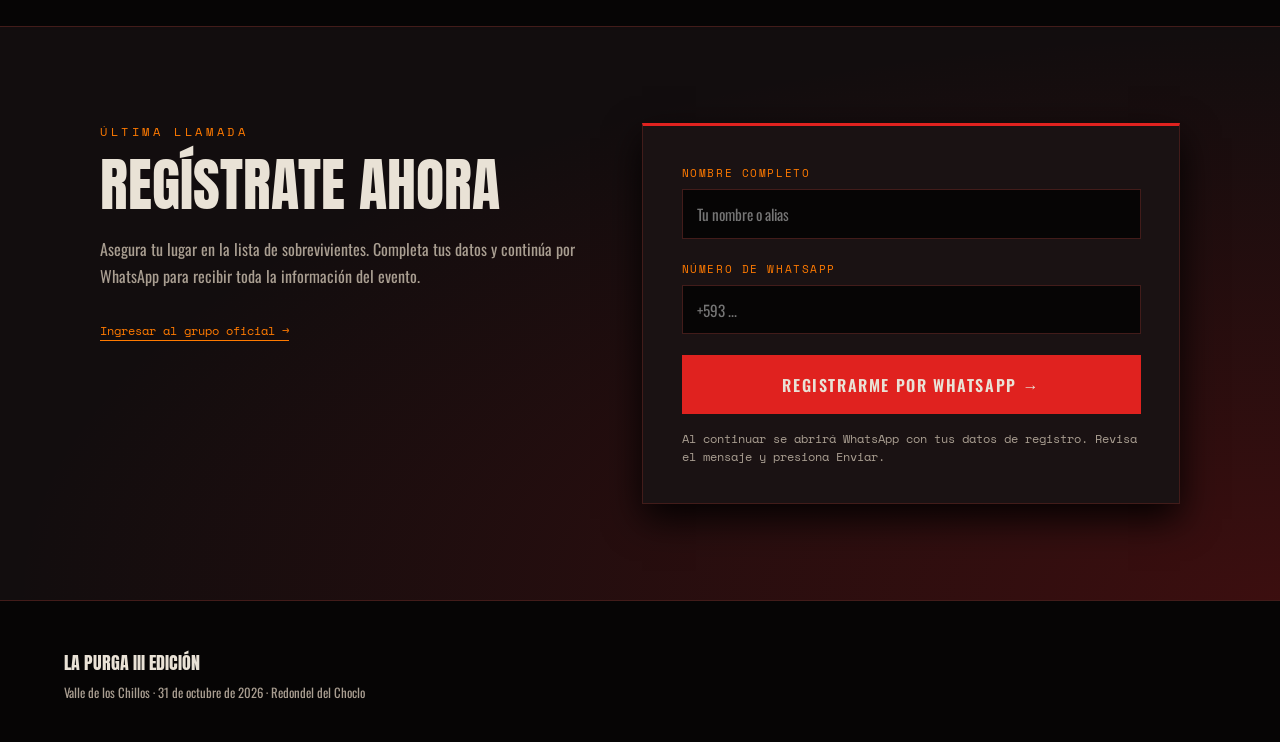
<file: 02.html>
<!DOCTYPE html>
<html lang="es">
<head>
  <meta charset="UTF-8">
  <meta name="viewport" content="width=device-width, initial-scale=1.0">
  <meta name="description" content="La Purga III Edición: Meet, Rodada del Terror y Halloween Party en el Valle de los Chillos, 31 de octubre de 2026.">
  <title>LA PURGA III EDICIÓN — Valle de los Chillos</title>

  <link rel="preconnect" href="https://fonts.googleapis.com">
  <link rel="preconnect" href="https://fonts.gstatic.com" crossorigin>
  <link href="https://fonts.googleapis.com/css2?family=Anton&family=Oswald:wght@300;400;500;600;700&family=Space+Mono:wght@400;700&display=swap" rel="stylesheet">

  <style>
    :root {
      --black: #060505;
      --char: #120d0e;
      --panel: #1a1213;
      --bone: #e9e2d6;
      --bone-dim: #a99e91;
      --blood: #800a0a;
      --blood-bright: #e0221f;
      --siren: #ff7a00;
      --line: #421c1a;
    }

    * { margin: 0; padding: 0; box-sizing: border-box; }

    html {
      width: 100%;
      max-width: 100%;
      overflow-x: hidden;
      scroll-behavior: smooth;
    }

    body {
      width: 100%;
      max-width: 100%;
      overflow-x: hidden;
      background: var(--black);
      color: var(--bone);
      font-family: "Oswald", sans-serif;
    }

    img, video, iframe { max-width: 100%; }
    a { color: inherit; text-decoration: none; }
    ::selection { background: var(--blood-bright); color: var(--bone); }

    .noise {
      position: fixed;
      inset: 0;
      z-index: 999;
      pointer-events: none;
      opacity: .07;
      mix-blend-mode: overlay;
      background-image: url("data:image/svg+xml,%3Csvg xmlns='http://www.w3.org/2000/svg' width='100' height='100'%3E%3Cfilter id='n'%3E%3CfeTurbulence type='fractalNoise' baseFrequency='.9' numOctaves='2' stitchTiles='stitch'/%3E%3C/filter%3E%3Crect width='100%25' height='100%25' filter='url(%23n)'/%3E%3C/svg%3E");
    }

    .sound-control {
      position: fixed;
      right: 25px;
      bottom: 25px;
      z-index: 1000;
      display: flex;
      align-items: center;
      gap: 8px;
      padding: .7rem 1rem;
      color: var(--bone);
      background: rgba(18, 13, 14, .9);
      border: 1px solid var(--blood-bright);
      box-shadow: 0 0 15px rgba(224, 34, 31, .4);
      backdrop-filter: blur(5px);
      font: .75rem "Space Mono", monospace;
      letter-spacing: .1em;
      text-transform: uppercase;
      cursor: pointer;
      transition: .3s ease;
    }

    .sound-control:hover { background: var(--blood-bright); box-shadow: 0 0 25px rgba(224, 34, 31, .8); }
    .sound-control span:first-child { font-size: 1rem; }

    .siren-bar {
      position: sticky;
      top: 0;
      z-index: 100;
      overflow: hidden;
      padding: .6rem 0;
      color: var(--bone);
      background: var(--blood);
      border-bottom: 2px solid var(--siren);
      font: .75rem "Space Mono", monospace;
      letter-spacing: .12em;
      animation: sirenGlow 1.4s infinite alternate;
    }

    @keyframes sirenGlow {
      from { box-shadow: inset 0 0 20px transparent; background: var(--blood); }
      to { box-shadow: inset 0 0 30px rgba(255, 122, 0, .6); background: #540404; }
    }

    .siren-track { display: flex; width: max-content; white-space: nowrap; animation: scrollText 22s linear infinite; }
    .siren-track span { padding-right: 3rem; text-transform: uppercase; }
    @keyframes scrollText { to { transform: translateX(-50%); } }

    header.nav {
      position: sticky;
      top: 31px;
      z-index: 90;
      display: flex;
      align-items: center;
      justify-content: space-between;
      padding: 1.1rem 5%;
      background: rgba(6, 5, 5, .92);
      border-bottom: 1px solid var(--line);
      backdrop-filter: blur(8px);
    }

    .brand-logo-text {
      color: var(--bone);
      font: 1.4rem "Anton", sans-serif;
      letter-spacing: 2px;
      text-transform: uppercase;
    }

    .brand-logo-text span { color: var(--blood-bright); text-shadow: 0 0 10px rgba(224, 34, 31, .8); }
    nav.links { display: flex; gap: 2rem; font-size: .85rem; letter-spacing: .1em; text-transform: uppercase; }
    nav.links a { opacity: .75; transition: .2s; }
    nav.links a:hover { opacity: 1; color: var(--siren); }

    .nav-cta {
      padding: .5rem 1.2rem;
      border: 1px solid var(--blood-bright);
      font-size: .8rem;
      letter-spacing: .1em;
      text-transform: uppercase;
      transition: .2s;
    }

    .nav-cta:hover { background: var(--blood-bright); box-shadow: 0 0 15px rgba(224, 34, 31, .6); }

    section { position: relative; padding: 6rem 5%; }
    .section-inner { width: min(1080px, 100%); margin: 0 auto; }
    .eyebrow { margin-bottom: 1rem; color: var(--siren); font: .75rem "Space Mono", monospace; letter-spacing: .3em; text-transform: uppercase; }
    .section-title { margin-bottom: 1.4rem; font: clamp(2.2rem, 5vw, 3.6rem)/1 "Anton", sans-serif; text-transform: uppercase; }

    .hero {
      min-height: 92vh;
      display: flex;
      flex-direction: column;
      align-items: center;
      justify-content: center;
      padding: 4rem 5% 3rem;
      text-align: center;
      background:
        radial-gradient(circle at 15% 20%, rgba(184, 18, 18, .28), transparent 40%),
        radial-gradient(circle at 85% 60%, rgba(138, 3, 3, .35), transparent 45%),
        linear-gradient(to bottom, rgba(104, 103, 105, .6), rgba(6, 5, 5, .92)),
        url("purge.png") center/cover;
      border-bottom: 1px solid var(--line);
    }

    .custom-logo-hero { position: relative; z-index: 2; display: flex; flex-direction: column; align-items: center; margin: 1rem 0; }
    .logo-purge { color: var(--bone); font: clamp(4.5rem, 13vw, 9rem)/.85 "Anton", sans-serif; letter-spacing: .05em; text-transform: uppercase; text-shadow: 0 4px 15px rgba(0, 0, 0, .9); }
    .logo-sub-wrapper { display: flex; align-items: center; justify-content: center; gap: .8rem; margin-top: 8px; }
    .logo-roman-blocks { display: flex; gap: 4px; }
    .roman-bar { width: 12px; height: 42px; background: var(--bone); box-shadow: 0 2px 8px rgba(0, 0, 0, .8); }
    .logo-edition { color: var(--bone); font: clamp(1.5rem, 4vw, 2.3rem) "Anton", sans-serif; letter-spacing: .15em; text-transform: uppercase; }

    .logo-location {
      margin-top: .7rem;
      color: var(--blood-bright);
      font: 700 clamp(.75rem, 2vw, 1rem) "Space Mono", monospace;
      letter-spacing: .35em;
      text-transform: uppercase;
      text-shadow: 0 0 10px rgba(224, 34, 31, .9);
    }

    .hero-sub { position: relative; z-index: 2; max-width: 700px; margin: 1.6rem auto 0; color: var(--bone); font-size: 1.05rem; line-height: 1.6; text-shadow: 0 2px 6px #000; }
    .hero-meta { position: relative; z-index: 2; display: flex; flex-wrap: wrap; justify-content: center; gap: 2.5rem; margin-top: 2.4rem; color: var(--bone); font: .9rem "Space Mono", monospace; }
    .hero-meta strong { display: block; margin-bottom: .2rem; color: var(--siren); font-size: .72rem; letter-spacing: .15em; text-transform: uppercase; }

    .countdown { position: relative; z-index: 2; display: flex; flex-wrap: wrap; justify-content: center; gap: 1rem; margin-top: 2.6rem; }
    .countdown .box { width: 90px; padding: 1rem 0; background: rgba(26, 18, 19, .85); border: 1px solid var(--line); border-top: 3px solid var(--blood-bright); box-shadow: 0 5px 15px rgba(0, 0, 0, .8); backdrop-filter: blur(4px); font: 2.2rem "Anton", sans-serif; }
    .countdown .box small { display: block; margin-top: .3rem; color: var(--bone-dim); font: .62rem "Space Mono", monospace; letter-spacing: .12em; text-transform: uppercase; }

    .btn-primary {
      position: relative;
      z-index: 2;
      display: inline-block;
      margin-top: 2.6rem;
      padding: 1.1rem 2.8rem;
      color: var(--bone);
      background: var(--blood-bright);
      border: 1px solid var(--blood-bright);
      font-size: 1.1rem;
      font-weight: 600;
      letter-spacing: .1em;
      text-transform: uppercase;
      animation: pulseButton 2s infinite;
      transition: .3s;
    }

    @keyframes pulseButton {
      50% { box-shadow: 0 0 30px rgba(224, 34, 31, .9), 0 0 50px rgba(255, 122, 0, .6); }
    }

    .btn-primary:hover { color: var(--siren); background: var(--black); border-color: var(--siren); transform: scale(1.04); }

    .decree { overflow: hidden; background: var(--char); border: 1px solid var(--line); }
    .decree-inner { position: relative; z-index: 2; max-width: 900px; margin: 0 auto; padding: 4rem 2rem; border-left: 4px solid var(--blood-bright); }
    .decree-inner .lead { margin-bottom: 2.4rem; color: var(--bone-dim); line-height: 1.7; }
    .rules-grid { display: grid; grid-template-columns: repeat(auto-fit, minmax(220px, 1fr)); gap: 1.8rem; }
    .rule { padding-top: 1rem; border-top: 1px solid var(--line); }
    .rule .num { color: var(--blood-bright); font: 700 .85rem "Space Mono", monospace; }
    .rule h3 { margin: .4rem 0 .5rem; color: var(--bone); font-size: 1.1rem; font-weight: 600; text-transform: uppercase; }
    .rule p { color: var(--bone-dim); font-size: .92rem; line-height: 1.55; }

    .purga-route {
      overflow: hidden;
      background:
        linear-gradient(180deg, rgba(10, 9, 8, .6), rgba(10, 9, 8, .97)),
        repeating-linear-gradient(45deg, #160c0d 0 2px, #0a0908 2px 40px);
      border-bottom: 1px solid var(--line);
    }

    .purga-route-heading { max-width: 760px; margin: 0 auto 3.5rem; text-align: center; }
    .purga-route-heading .section-title span { color: var(--siren); }
    .purga-route-description { color: var(--bone-dim); font-size: 1rem; line-height: 1.8; }
    .purga-route-grid { position: relative; display: grid; grid-template-columns: repeat(3, 1fr); gap: 1.5rem; }

    .purga-route-grid::before {
      content: "";
      position: absolute;
      top: 47px;
      right: 15%;
      left: 15%;
      height: 1px;
      background: linear-gradient(90deg, transparent, var(--siren), transparent);
      box-shadow: 0 0 12px rgba(255, 122, 0, .5);
    }

    .purga-step {
      position: relative;
      z-index: 1;
      min-height: 335px;
      padding: 2rem;
      background: linear-gradient(145deg, rgba(32, 20, 21, .96), rgba(13, 11, 11, .98));
      border: 1px solid var(--line);
      border-top: 3px solid var(--siren);
      box-shadow: 0 15px 35px rgba(0, 0, 0, .65);
      transition: .3s;
    }

    .purga-step:hover { transform: translateY(-8px); border-color: var(--siren); box-shadow: 0 20px 45px rgba(0, 0, 0, .8); }
    .purga-step-number { display: flex; align-items: center; justify-content: center; width: 55px; height: 55px; margin-bottom: 1.5rem; color: #fff; background: var(--blood-bright); border: 1px solid var(--siren); border-radius: 50%; box-shadow: 0 0 0 7px rgba(255, 122, 0, .08), 0 0 18px rgba(255, 122, 0, .5); font: 700 .85rem "Space Mono", monospace; }
    .purga-step-time { display: block; margin-bottom: .6rem; color: var(--siren); font: 700 .75rem "Space Mono", monospace; letter-spacing: .12em; text-transform: uppercase; }
    .purga-step h3 { margin-bottom: 1rem; color: var(--bone); font: 1.6rem/1.1 "Anton", sans-serif; text-transform: uppercase; }
    .purga-step p { color: var(--bone-dim); font-size: .9rem; line-height: 1.7; }
    .purga-step-details { display: flex; flex-wrap: wrap; gap: .5rem; margin-top: 1.5rem; }
    .purga-step-details span { padding: .4rem .65rem; color: var(--bone); background: rgba(255, 255, 255, .04); border: 1px solid var(--line); font: .65rem "Space Mono", monospace; text-transform: uppercase; }
    .purga-route-action { display: flex; justify-content: center; margin-top: 3rem; }

    .lineup-list { display: grid; grid-template-columns: repeat(auto-fit, minmax(230px, 1fr)); gap: 1px; margin-top: 2.5rem; background: var(--line); border: 1px solid var(--line); }
    .lineup-item { padding: 2.2rem 1.6rem; background: var(--black); transition: .3s; }
    .lineup-item:hover { background: var(--panel); box-shadow: inset 0 0 20px rgba(184, 18, 18, .3); }
    .lineup-item .tag { color: var(--siren); font: .65rem "Space Mono", monospace; letter-spacing: .15em; text-transform: uppercase; }
    .lineup-item h3 { margin-top: .5rem; font: 1.5rem "Anton", sans-serif; text-transform: uppercase; }
    .lineup-item p { margin-top: .4rem; color: var(--bone-dim); font-size: .85rem; }

    .registro { background: var(--char) radial-gradient(ellipse at bottom right, rgba(184, 18, 18, .25), transparent 70%); border-top: 1px solid var(--line); }
    .reg-grid { display: grid; grid-template-columns: .95fr 1.05fr; gap: 3.5rem; }
    .reg-info p { margin-bottom: 1.6rem; color: var(--bone-dim); line-height: 1.7; }
    .group-link { display: inline-block; color: var(--siren); font: .75rem "Space Mono", monospace; text-decoration: underline; text-underline-offset: 5px; }

    .reg-form { padding: 2.4rem; background: var(--panel); border: 1px solid var(--line); border-top: 3px solid var(--blood-bright); box-shadow: 0 15px 35px rgba(0, 0, 0, .9); }
    .field { margin-bottom: 1.3rem; }
    .field label { display: block; margin-bottom: .5rem; color: var(--siren); font: .7rem "Space Mono", monospace; letter-spacing: .14em; text-transform: uppercase; }
    .field input { width: 100%; padding: .8rem .9rem; color: var(--bone); background: var(--black); border: 1px solid var(--line); font: .95rem "Oswald", sans-serif; }
    .field input:focus { outline: 2px solid var(--siren); outline-offset: 1px; border-color: var(--siren); }
    .submit-btn { width: 100%; padding: 1.1rem; color: var(--bone); background: var(--blood-bright); border: 0; font: 600 1rem "Oswald", sans-serif; letter-spacing: .1em; text-transform: uppercase; cursor: pointer; transition: .2s; }
    .submit-btn:hover { background: #8f0d0d; box-shadow: 0 0 24px rgba(184, 18, 18, .8); }
    .form-note { margin-top: 1rem; color: var(--bone-dim); font: .72rem "Space Mono", monospace; line-height: 1.5; }

    footer { display: flex; flex-wrap: wrap; justify-content: space-between; gap: 1.5rem; padding: 3rem 5% 2.5rem; color: var(--bone-dim); background: var(--black); border-top: 1px solid var(--line); font-size: .8rem; }
    footer .fbrand { color: var(--bone); font: 1.1rem "Anton", sans-serif; text-transform: uppercase; }

    @media (max-width: 900px) {
      .reg-grid { grid-template-columns: 1fr; }
      .purga-route-grid { grid-template-columns: 1fr; }
      .purga-route-grid::before { top: 25px; bottom: 25px; left: 27px; width: 1px; height: auto; background: linear-gradient(180deg, transparent, var(--siren), transparent); }
      .purga-step { min-height: auto; }
    }

    @media (max-width: 820px) {
      .siren-bar { padding: .55rem 0; font-size: .62rem; }
      header.nav { top: 27px; min-height: 58px; padding: .85rem 4%; }
      .brand-logo-text { font-size: 1.15rem; white-space: nowrap; }
      nav.links { display: none; }
      .nav-cta { padding: .45rem .75rem; font-size: .68rem; white-space: nowrap; }
      .sound-control { right: 12px; bottom: 12px; padding: .55rem .7rem; font-size: .62rem; }
      section { padding: 4rem 5%; }
      .hero { min-height: auto; padding: 5rem 5% 3.5rem; }
      .logo-purge { width: 100%; font-size: clamp(3.4rem, 17vw, 6rem); white-space: nowrap; }
      .roman-bar { width: 8px; height: 29px; }
      .logo-edition { font-size: clamp(1.05rem, 5vw, 1.7rem); }
      .logo-location { font-size: .62rem; letter-spacing: .22em; }
      .hero-sub { margin-top: 1.2rem; font-size: .9rem; }
      .hero-meta { width: 100%; display: grid; grid-template-columns: repeat(2, minmax(0, 1fr)); gap: .9rem .6rem; margin-top: 1.8rem; font-size: .76rem; }
      .countdown { width: 100%; flex-wrap: nowrap; gap: .45rem; margin-top: 1.8rem; }
      .countdown .box { flex: 1; width: auto; min-width: 0; padding: .7rem .15rem; font-size: 1.55rem; }
      .btn-primary { width: 100%; max-width: 420px; margin-top: 2rem; padding: .95rem 1rem; font-size: .9rem; }
      .decree-inner { padding: 2.5rem 1.2rem; }
      .rules-grid { grid-template-columns: 1fr 1fr; gap: 1.2rem; }
      .purga-route-heading { margin-bottom: 2.5rem; }
      .purga-route-description { font-size: .9rem; }
      .purga-step { padding: 1.6rem; }
      .lineup-list { grid-template-columns: 1fr 1fr; }
      .reg-form { padding: 1.4rem; }
    }

    @media (max-width: 420px) {
      .brand-logo-text { font-size: 1rem; }
      .nav-cta { padding: .42rem .58rem; font-size: .6rem; }
      .logo-purge { font-size: clamp(3rem, 16.5vw, 4.5rem); }
      .logo-location { font-size: .53rem; letter-spacing: .16em; }
      .hero-sub { font-size: .82rem; }
      .hero-meta { font-size: .7rem; }
      .countdown { gap: .3rem; }
      .countdown .box { font-size: 1.3rem; }
      .rules-grid, .lineup-list { grid-template-columns: 1fr; }
      .sound-control { max-width: 150px; }
    }
  </style>
</head>

<body>
  <div class="noise"></div>

  <button class="sound-control" id="soundBtn" type="button" onclick="toggleAudio()" aria-label="Activar o silenciar audio de terror">
    <span id="soundIcon">🔇</span>
    <span id="soundText">Activar terror</span>
  </button>

  <div class="siren-bar" aria-label="Avisos del evento">
    <div class="siren-track">
      <span>⚠️ TRANSMISIÓN DE EMERGENCIA — LA PURGA III EDICIÓN — 31 DE OCTUBRE DE 2026 ⚠️ MEET + RODADA DEL TERROR + HALLOWEEN PARTY ⚠️ 666 PASES DISPONIBLES ⚠️ PREMIOS AL MEJOR DISFRAZ, BRUJITA SEXY Y NAVE PURGATORIA ⚠️</span>
      <span aria-hidden="true">⚠️ TRANSMISIÓN DE EMERGENCIA — LA PURGA III EDICIÓN — 31 DE OCTUBRE DE 2026 ⚠️ MEET + RODADA DEL TERROR + HALLOWEEN PARTY ⚠️ 666 PASES DISPONIBLES ⚠️ PREMIOS AL MEJOR DISFRAZ, BRUJITA SEXY Y NAVE PURGATORIA ⚠️</span>
    </div>
  </div>

  <header class="nav">
    <a href="#inicio" class="brand-logo-text">LA PURGA <span>III</span></a>
    <nav class="links" aria-label="Navegación principal">
      <a href="#concursos">Premios</a>
      <a href="#rodada">La experiencia</a>
      <a href="#lineup">Lineup</a>
      <a href="#registro">Registro</a>
    </nav>
    <a href="#registro" class="nav-cta">Ser parte</a>
  </header>

  <main>
    <section class="hero" id="inicio">
      <div class="custom-logo-hero">
        <h1 class="logo-purge">LA PURGA</h1>
        <div class="logo-sub-wrapper">
          <div class="logo-roman-blocks" aria-label="Tercera edición">
            <div class="roman-bar"></div>
            <div class="roman-bar"></div>
            <div class="roman-bar"></div>
          </div>
          <span class="logo-edition">EDICIÓN</span>
        </div>
        <div class="logo-location">VALLE DE LOS CHILLOS</div>
      </div>

      <p class="hero-sub">🎃🚗 RODADA DEL TERROR · MEET &amp; HALLOWEEN PARTY 2026 👻🔥</p>

      <div class="hero-meta">
        <div><strong>Fecha</strong>31 · Oct · 2026</div>
        <div><strong>Hora de la Purga</strong>18:00 — 05:00</div>
        <div><strong>Punto de encuentro</strong>Redondel del Choclo</div>
        <div><strong>Entradas disponibles</strong>666 pases</div>
      </div>

      <div class="countdown" id="countdown" aria-label="Cuenta regresiva para el evento">
        <div class="box"><span id="cd-days">00</span><small>Días</small></div>
        <div class="box"><span id="cd-hours">00</span><small>Horas</small></div>
        <div class="box"><span id="cd-min">00</span><small>Min</small></div>
        <div class="box"><span id="cd-sec">00</span><small>Seg</small></div>
      </div>

      <a href="#registro" class="btn-primary">Ser parte de La Purga →</a>
    </section>

    <section id="concursos" class="decree">
      <div class="decree-inner">
        <div class="eyebrow">Concursos y premios</div>
        <h2 class="section-title">Recompensas de La Purga</h2>
        <p class="lead">La creatividad, el terror y la actitud serán premiados. Prepara tu disfraz, transforma tu vehículo y compite por premios y sorpresas durante la noche.</p>

        <div class="rules-grid">
          <article class="rule">
            <div class="num">PREMIO: $100</div>
            <h3>Rey o Reina de La Purga</h3>
            <p>Premio al mejor disfraz individual. Se evaluarán la creatividad, originalidad, caracterización y presencia escénica.</p>
          </article>

          <article class="rule">
            <div class="num">PREMIO: $100</div>
            <h3>Nave Purgatoria</h3>
            <p>Premio al auto o moto mejor decorado con temática de terror. Se evaluarán la originalidad, iluminación, detalles y ambientación.</p>
          </article>

          <article class="rule">
            <div class="num">PREMIO: $50</div>
            <h3>Brujita Sexy</h3>
            <p>Reconocimiento al mejor atuendo femenino de Halloween, valorando la creatividad, actitud y presentación.</p>
          </article>

          <article class="rule">
            <div class="num">PREMIOS DE AUSPICIANTES</div>
            <h3>Premios y sorpresas</h3>
            <p>Durante la Halloween Party tendremos cortesías, premios especiales y sorpresas para los participantes de la noche.</p>
          </article>
        </div>
      </div>
    </section>

    <section id="rodada" class="purga-route">
      <div class="section-inner">
        <div class="purga-route-heading">
          <div class="eyebrow">Meet · Rodada · Halloween Party</div>
          <h2 class="section-title">La ruta de <span>La Purga</span></h2>
          <p class="purga-route-description">Una experiencia sobre ruedas que comienza con un gran meet, recorre las calles del Valle de los Chillos y termina en una inolvidable Halloween Party.</p>
        </div>

        <div class="purga-route-grid">
          <article class="purga-step">
            <div class="purga-step-number">01</div>
            <span class="purga-step-time">19:00 · Punto de encuentro</span>
            <h3>Concentración y Meet</h3>
            <p>Encuentro de autos, motos y sobrevivientes. Exhibición de vehículos, disfraces, fotografías y preparación oficial de la caravana.</p>
            <div class="purga-step-details"><span>📍 Redondel del Choclo</span><span>🚗 Autos</span><span>🏍️ Motos</span></div>
          </article>

          <article class="purga-step">
            <div class="purga-step-number">02</div>
            <span class="purga-step-time">20:00 · Salida oficial</span>
            <h3>Rodada del Terror</h3>
            <p>Cuando suene la sirena, encenderemos los motores para iniciar una gran caravana temática por las calles del Valle de los Chillos.</p>
            <div class="purga-step-details"><span>🚨 Sirenas</span><span>🎭 Disfraces</span><span>🔥 Caravana</span></div>
          </article>

          <article class="purga-step">
            <div class="purga-step-number">03</div>
            <span class="purga-step-time">Llegada al perímetro</span>
            <h3>Halloween Party</h3>
            <p>La rodada llegará al punto final para comenzar una noche con música, personajes, concursos, premios y muchas sorpresas.</p>
            <div class="purga-step-details"><span>🎶 Música</span><span>🏆 Premios</span><span>🎃 Halloween</span></div>
          </article>
        </div>

        <div class="purga-route-action">
          <a href="#registro" class="btn-primary">Ser parte de La Purga →</a>
        </div>
      </div>
    </section>

    <section id="lineup">
      <div class="section-inner">
        <div class="eyebrow">Sonido de La Purga</div>
        <h2 class="section-title">Lineup</h2>
        <div class="lineup-list">
          <article class="lineup-item"><div class="tag">Escenario principal</div><h3>Matanza Sound System</h3><p>Techno oscuro y bajos intensos.</p></article>
          <article class="lineup-item"><div class="tag">Escenario rojo</div><h3>Los Anónimos</h3><p>Reguetón en vivo.</p></article>
          <article class="lineup-item"><div class="tag">Sorpresa</div><h3>Invitado secreto</h3><p>Revelación a medianoche.</p></article>
        </div>
      </div>
    </section>

    <section id="registro" class="registro">
      <div class="section-inner reg-grid">
        <div class="reg-info">
          <div class="eyebrow">Última llamada</div>
          <h2 class="section-title">Regístrate ahora</h2>
          <p>Asegura tu lugar en la lista de sobrevivientes. Completa tus datos y continúa por WhatsApp para recibir toda la información del evento.</p>
          <a class="group-link" href="https://chat.whatsapp.com/GctF1TBZ3vLBylT6mSjeDo?mode=ems_copy_t" target="_blank" rel="noopener noreferrer">Ingresar al grupo oficial →</a>
        </div>

        <form class="reg-form" id="registrationForm">
          <div class="field">
            <label for="nombre">Nombre completo</label>
            <input type="text" id="nombre" name="nombre" required autocomplete="name" placeholder="Tu nombre o alias">
          </div>
          <div class="field">
            <label for="telefono">Número de WhatsApp</label>
            <input type="tel" id="telefono" name="telefono" required autocomplete="tel" inputmode="tel" placeholder="+593 ...">
          </div>
          <button type="submit" class="submit-btn">Registrarme por WhatsApp →</button>
          <p class="form-note">Al continuar se abrirá WhatsApp con tus datos de registro. Revisa el mensaje y presiona Enviar.</p>
        </form>
      </div>
    </section>
  </main>

  <footer>
    <div>
      <div class="fbrand">LA PURGA III EDICIÓN</div>
      <p style="margin-top:.4rem;">Valle de los Chillos · 31 de octubre de 2026 · Redondel del Choclo</p>
    </div>
  </footer>

  <script>
    "use strict";

    const eventDate = new Date("2026-10-31T18:00:00-05:00");

    function updateCountdown() {
      let diff = eventDate.getTime() - Date.now();
      if (diff < 0) diff = 0;

      const days = Math.floor(diff / 86400000);
      const hours = Math.floor((diff / 3600000) % 24);
      const minutes = Math.floor((diff / 60000) % 60);
      const seconds = Math.floor((diff / 1000) % 60);

      document.getElementById("cd-days").textContent = String(days).padStart(2, "0");
      document.getElementById("cd-hours").textContent = String(hours).padStart(2, "0");
      document.getElementById("cd-min").textContent = String(minutes).padStart(2, "0");
      document.getElementById("cd-sec").textContent = String(seconds).padStart(2, "0");
    }

    updateCountdown();
    setInterval(updateCountdown, 1000);

    const registrationForm = document.getElementById("registrationForm");

    registrationForm.addEventListener("submit", function (event) {
      event.preventDefault();

      const nombre = document.getElementById("nombre").value.trim();
      const telefono = document.getElementById("telefono").value.trim();
      const mensaje = [
        "🎃 Quiero ser parte de LA PURGA III EDICIÓN.",
        "",
        "👤 Nombre: " + nombre,
        "📱 WhatsApp: " + telefono,
        "📅 Evento: 31 de octubre de 2026",
        "📍 Valle de los Chillos",
        "",
        "Deseo recibir información para asegurar mi entrada."
      ].join("\n");

      const whatsappUrl = "https://wa.me/593996697348?text=" + encodeURIComponent(mensaje);
      window.open(whatsappUrl, "_blank", "noopener,noreferrer");
    });

    let audioCtx = null;
    let isPlaying = false;
    let mainLoopInterval = null;

    function playPurgeSiren() {
      if (!isPlaying || !audioCtx) return;
      const osc = audioCtx.createOscillator();
      const gainNode = audioCtx.createGain();
      const now = audioCtx.currentTime;

      osc.type = "sawtooth";
      osc.frequency.setValueAtTime(400, now);
      osc.frequency.linearRampToValueAtTime(880, now + 1.2);
      osc.frequency.linearRampToValueAtTime(400, now + 2.5);
      gainNode.gain.setValueAtTime(.01, now);
      gainNode.gain.linearRampToValueAtTime(.12, now + .3);
      gainNode.gain.linearRampToValueAtTime(.08, now + 2);
      gainNode.gain.linearRampToValueAtTime(.001, now + 2.5);
      osc.connect(gainNode);
      gainNode.connect(audioCtx.destination);
      osc.start(now);
      osc.stop(now + 2.6);
    }

    function speakPurgeMessage() {
      if (!isPlaying || !("speechSynthesis" in window)) return;
      const message = "Atención, ciudadanos. Esto no es una prueba. Este es el sistema de transmisión de emergencia anunciando el inicio de la tercera edición de La Purga, Valle de los Chillos. Al sonar la sirena comienza la noche. Preparen sus máscaras y vehículos. Que La Purga comience.";
      const speech = new SpeechSynthesisUtterance(message);
      speech.lang = "es-EC";
      speech.rate = .88;
      speech.pitch = .65;
      window.speechSynthesis.speak(speech);
    }

    function executePurgeBroadcast() {
      if (!isPlaying) return;
      playPurgeSiren();
      setTimeout(playPurgeSiren, 2800);
      setTimeout(speakPurgeMessage, 5800);
    }

    function toggleAudio() {
      const icon = document.getElementById("soundIcon");
      const text = document.getElementById("soundText");

      if (!isPlaying) {
        const AudioContextClass = window.AudioContext || window.webkitAudioContext;
        if (!AudioContextClass) return;
        audioCtx = new AudioContextClass();
        isPlaying = true;
        icon.textContent = "🔊";
        text.textContent = "Silenciar terror";
        executePurgeBroadcast();
        mainLoopInterval = setInterval(executePurgeBroadcast, 180000);
      } else {
        if (audioCtx) audioCtx.close();
        if ("speechSynthesis" in window) window.speechSynthesis.cancel();
        clearInterval(mainLoopInterval);
        audioCtx = null;
        isPlaying = false;
        icon.textContent = "🔇";
        text.textContent = "Activar terror";
      }
    }
  </script>
</body>
</html>
</file>
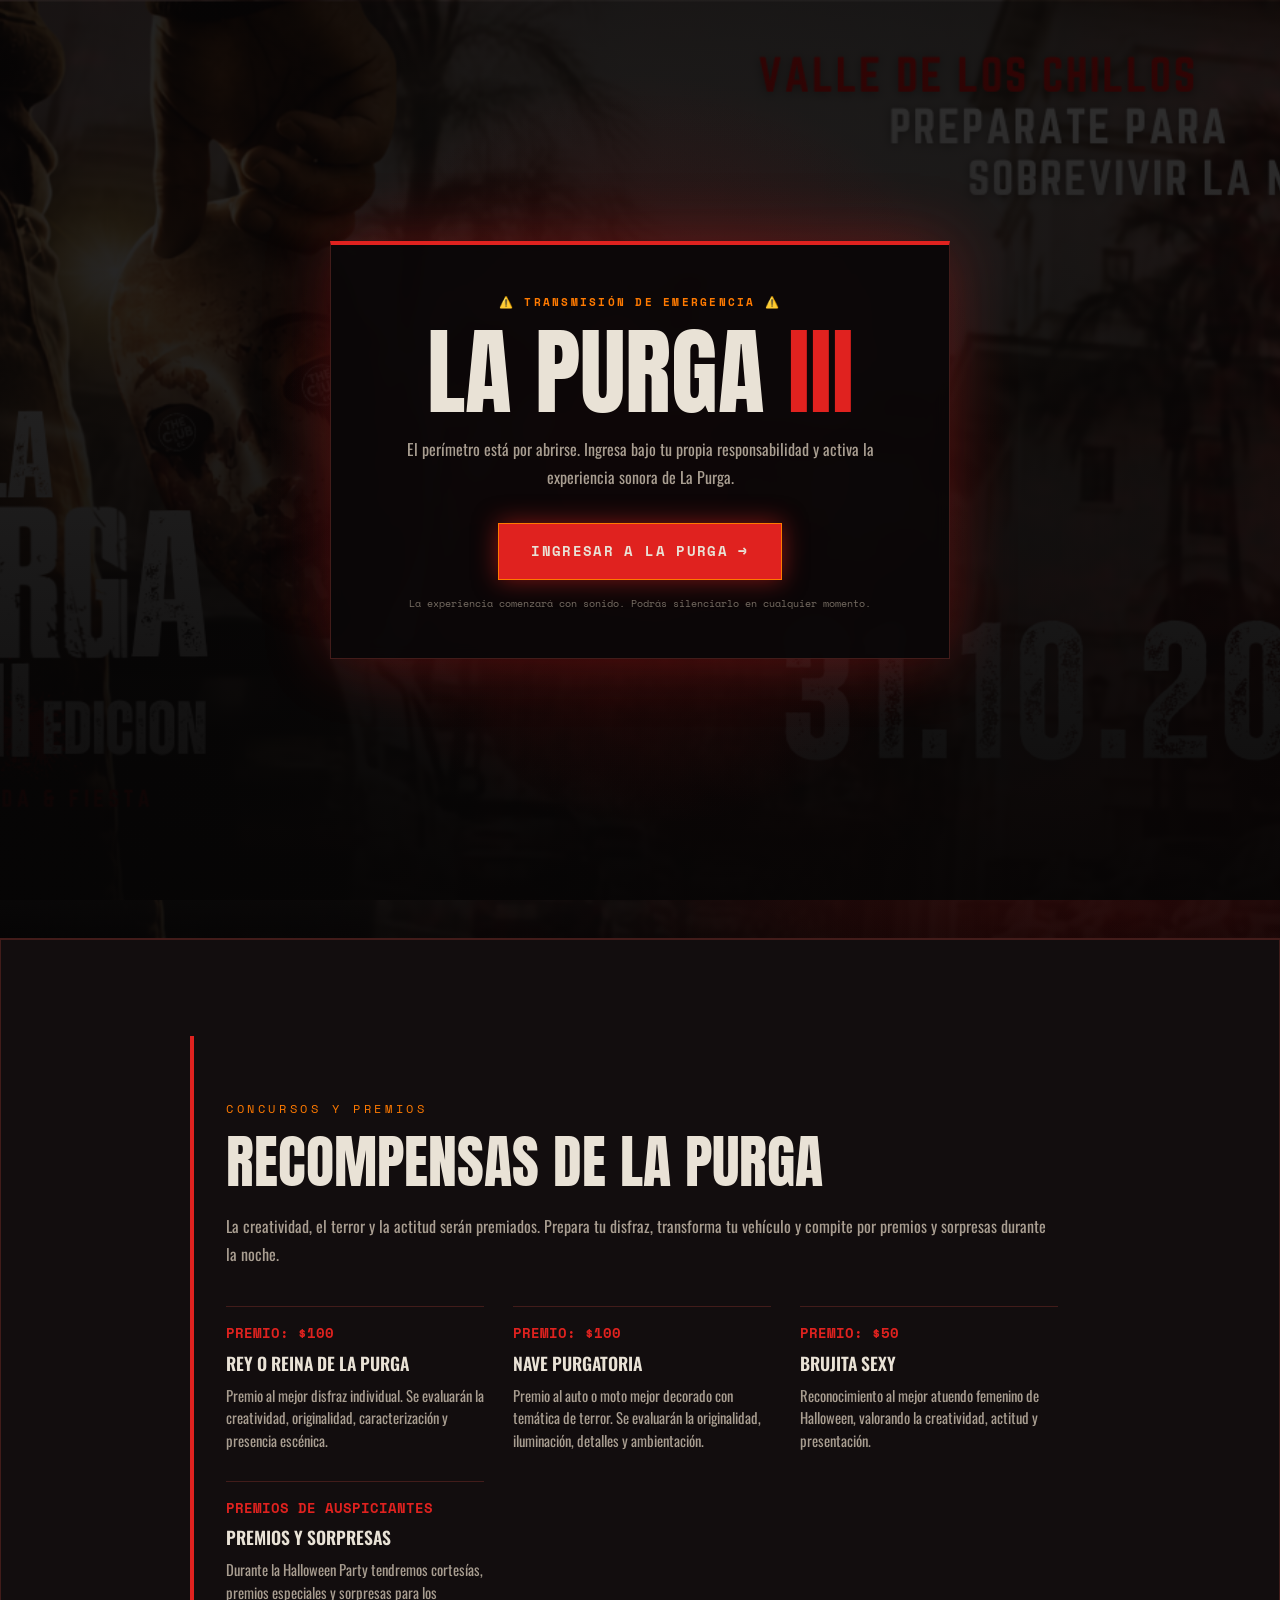
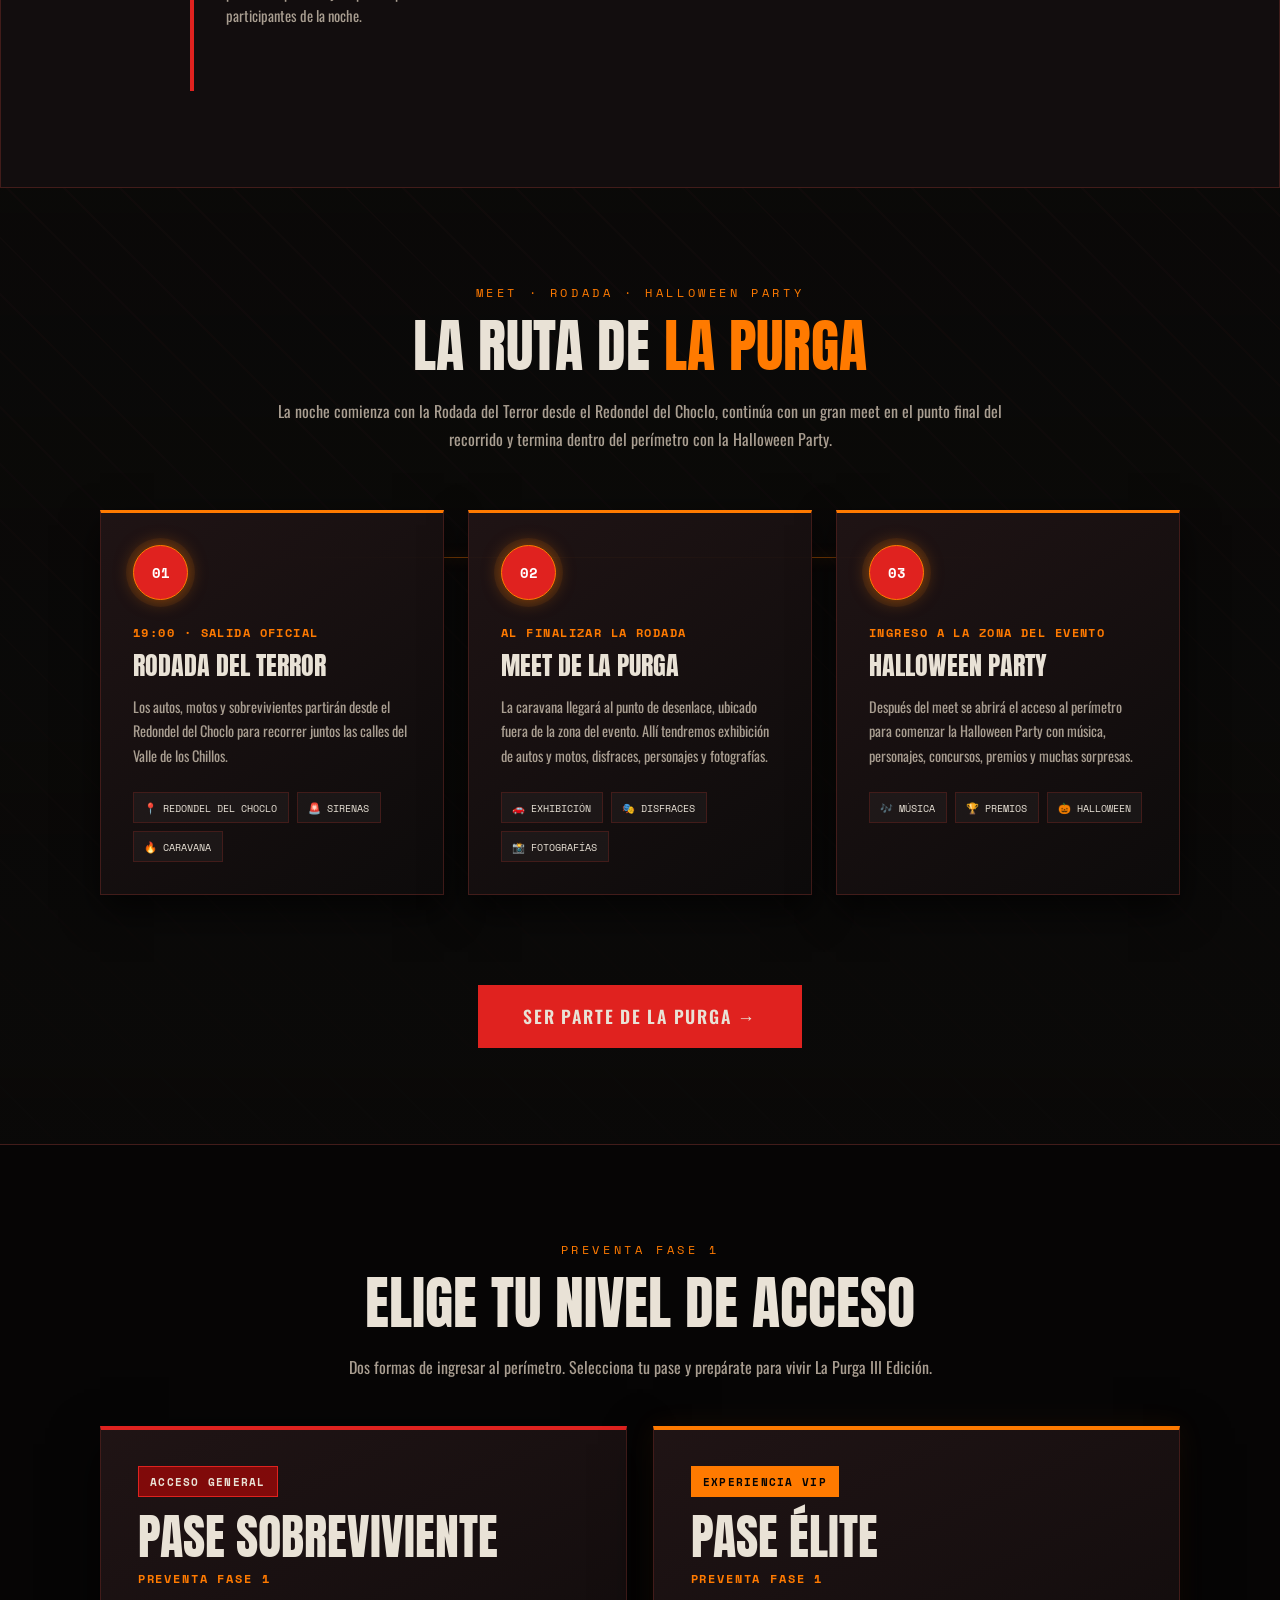
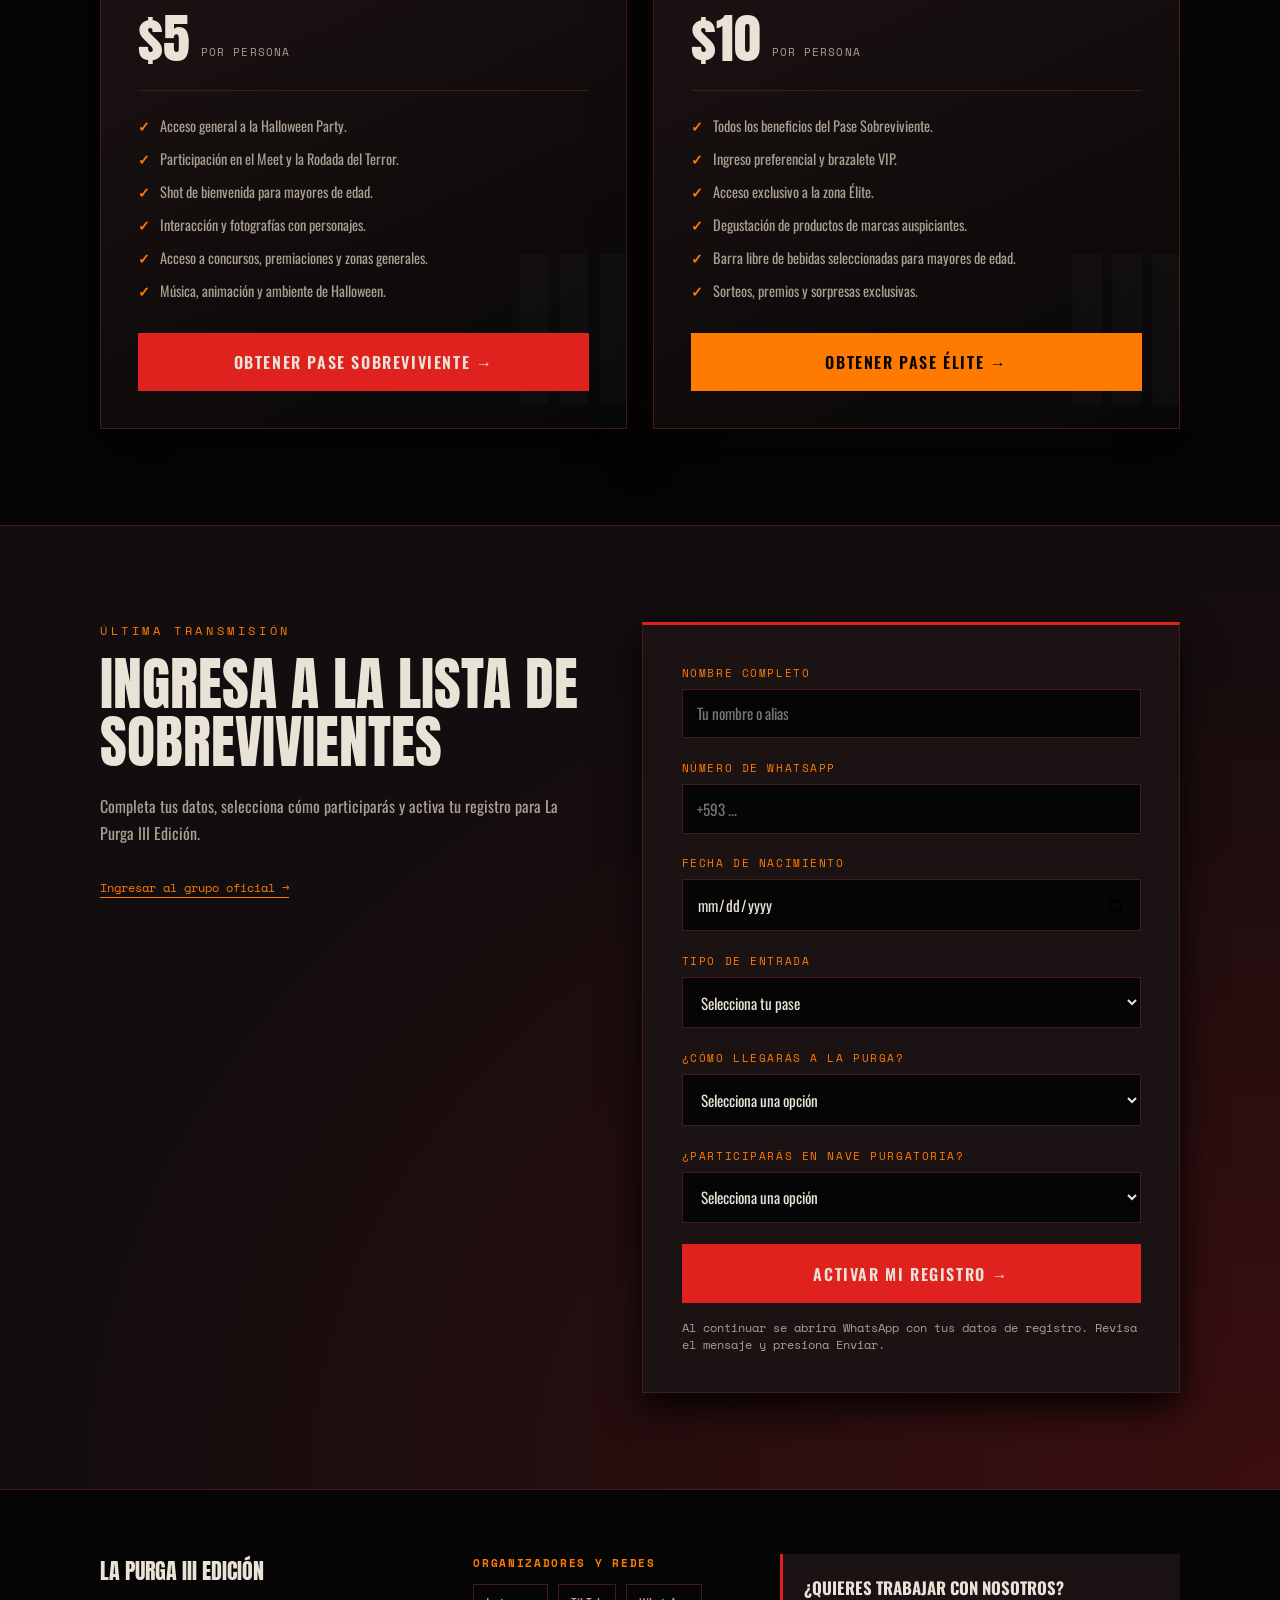
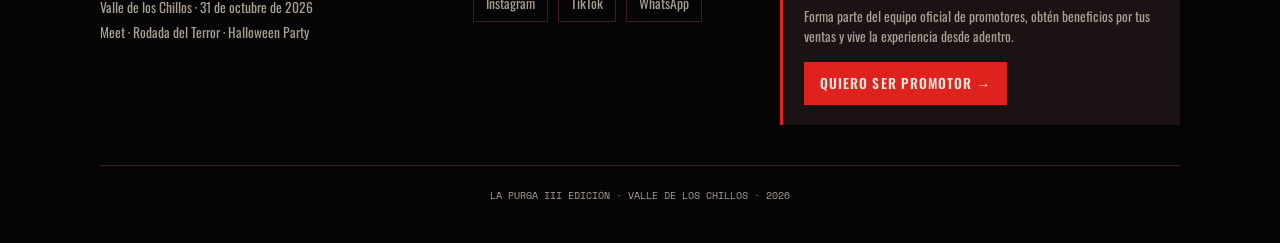
<file: 03.html>
<!DOCTYPE html>
<html lang="es">
<head>
  <meta charset="UTF-8">
  <meta name="viewport" content="width=device-width, initial-scale=1.0">
  <meta name="description" content="La Purga III Edición: Meet, Rodada del Terror y Halloween Party en el Valle de los Chillos, 31 de octubre de 2026.">
  <title>LA PURGA III EDICIÓN — Valle de los Chillos</title>

  <link rel="preconnect" href="https://fonts.googleapis.com">
  <link rel="preconnect" href="https://fonts.gstatic.com" crossorigin>
  <link href="https://fonts.googleapis.com/css2?family=Anton&family=Oswald:wght@300;400;500;600;700&family=Space+Mono:wght@400;700&display=swap" rel="stylesheet">

  <style>
    :root {
      --black: #060505;
      --char: #120d0e;
      --panel: #1a1213;
      --bone: #e9e2d6;
      --bone-dim: #a99e91;
      --blood: #800a0a;
      --blood-bright: #e0221f;
      --siren: #ff7a00;
      --line: #421c1a;
    }

    * { margin: 0; padding: 0; box-sizing: border-box; }

    html {
      width: 100%;
      max-width: 100%;
      overflow-x: hidden;
      scroll-behavior: smooth;
    }

    body {
      width: 100%;
      max-width: 100%;
      overflow-x: hidden;
      background: var(--black);
      color: var(--bone);
      font-family: "Oswald", sans-serif;
    }

    img, video, iframe { max-width: 100%; }
    a { color: inherit; text-decoration: none; }
    ::selection { background: var(--blood-bright); color: var(--bone); }

    .noise {
      position: fixed;
      inset: 0;
      z-index: 999;
      pointer-events: none;
      opacity: .07;
      mix-blend-mode: overlay;
      background-image: url("data:image/svg+xml,%3Csvg xmlns='http://www.w3.org/2000/svg' width='100' height='100'%3E%3Cfilter id='n'%3E%3CfeTurbulence type='fractalNoise' baseFrequency='.9' numOctaves='2' stitchTiles='stitch'/%3E%3C/filter%3E%3Crect width='100%25' height='100%25' filter='url(%23n)'/%3E%3C/svg%3E");
    }

    .entry-gate {
      position: fixed;
      inset: 0;
      z-index: 2000;
      display: grid;
      place-items: center;
      padding: 1.5rem;
      background:
        radial-gradient(circle at center, rgba(128, 10, 10, .38), transparent 48%),
        linear-gradient(rgba(6, 5, 5, .82), rgba(6, 5, 5, .98)),
        url("purge.png") center/cover;
      transition: opacity .55s ease, visibility .55s ease;
    }

    #entryToggle { position: fixed; width: 1px; height: 1px; opacity: 0; pointer-events: none; }
    #entryToggle:checked + .entry-gate,
    .entry-gate.is-hidden { opacity: 0; visibility: hidden; pointer-events: none; }
    .entry-panel { width: min(620px, 100%); padding: 3rem 2rem; text-align: center; background: rgba(10, 7, 8, .92); border: 1px solid var(--line); border-top: 4px solid var(--blood-bright); box-shadow: 0 0 60px rgba(224, 34, 31, .3); backdrop-filter: blur(8px); }
    .entry-alert { margin-bottom: 1rem; color: var(--siren); font: 700 .7rem "Space Mono", monospace; letter-spacing: .2em; text-transform: uppercase; }
    .entry-panel h2 { color: var(--bone); font: clamp(3rem, 10vw, 6rem)/.95 "Anton", sans-serif; text-transform: uppercase; }
    .entry-panel h2 span { color: var(--blood-bright); }
    .entry-panel p { max-width: 480px; margin: 1.2rem auto 0; color: var(--bone-dim); line-height: 1.7; }
    .entry-button { display: inline-block; margin-top: 2rem; padding: 1.1rem 2rem; color: var(--bone); background: var(--blood-bright); border: 1px solid var(--siren); box-shadow: 0 0 25px rgba(224, 34, 31, .55); font: 700 .85rem "Space Mono", monospace; letter-spacing: .1em; text-transform: uppercase; cursor: pointer; animation: pulseButton 2s infinite; }
    .entry-warning { display: block; margin-top: 1rem; color: #786e64; font: .6rem "Space Mono", monospace; }

    .sound-control {
      position: fixed;
      right: 25px;
      bottom: 25px;
      z-index: 1000;
      display: flex;
      align-items: center;
      gap: 8px;
      padding: .7rem 1rem;
      color: var(--bone);
      background: rgba(18, 13, 14, .9);
      border: 1px solid var(--blood-bright);
      box-shadow: 0 0 15px rgba(224, 34, 31, .4);
      backdrop-filter: blur(5px);
      font: .75rem "Space Mono", monospace;
      letter-spacing: .1em;
      text-transform: uppercase;
      cursor: pointer;
      transition: .3s ease;
    }

    .sound-control:hover { background: var(--blood-bright); box-shadow: 0 0 25px rgba(224, 34, 31, .8); }
    .sound-control span:first-child { font-size: 1rem; }

    .siren-bar {
      position: sticky;
      top: 0;
      z-index: 100;
      overflow: hidden;
      padding: .6rem 0;
      color: var(--bone);
      background: var(--blood);
      border-bottom: 2px solid var(--siren);
      font: .75rem "Space Mono", monospace;
      letter-spacing: .12em;
      animation: sirenGlow 1.4s infinite alternate;
    }

    @keyframes sirenGlow {
      from { box-shadow: inset 0 0 20px transparent; background: var(--blood); }
      to { box-shadow: inset 0 0 30px rgba(255, 122, 0, .6); background: #540404; }
    }

    .siren-track { display: flex; width: max-content; white-space: nowrap; animation: scrollText 22s linear infinite; }
    .siren-track span { padding-right: 3rem; text-transform: uppercase; }
    @keyframes scrollText { to { transform: translateX(-50%); } }

    header.nav {
      position: sticky;
      top: 31px;
      z-index: 90;
      display: flex;
      align-items: center;
      justify-content: space-between;
      padding: 1.1rem 5%;
      background: rgba(6, 5, 5, .92);
      border-bottom: 1px solid var(--line);
      backdrop-filter: blur(8px);
    }

    .brand-logo-text {
      color: var(--bone);
      font: 1.4rem "Anton", sans-serif;
      letter-spacing: 2px;
      text-transform: uppercase;
    }

    .brand-logo-text span { color: var(--blood-bright); text-shadow: 0 0 10px rgba(224, 34, 31, .8); }
    nav.links { display: flex; gap: 2rem; font-size: .85rem; letter-spacing: .1em; text-transform: uppercase; }
    nav.links a { opacity: .75; transition: .2s; }
    nav.links a:hover { opacity: 1; color: var(--siren); }

    .nav-cta {
      padding: .5rem 1.2rem;
      border: 1px solid var(--blood-bright);
      font-size: .8rem;
      letter-spacing: .1em;
      text-transform: uppercase;
      transition: .2s;
    }

    .nav-cta:hover { background: var(--blood-bright); box-shadow: 0 0 15px rgba(224, 34, 31, .6); }

    section { position: relative; padding: 6rem 5%; }
    .section-inner { width: min(1080px, 100%); margin: 0 auto; }
    .eyebrow { margin-bottom: 1rem; color: var(--siren); font: .75rem "Space Mono", monospace; letter-spacing: .3em; text-transform: uppercase; }
    .section-title { margin-bottom: 1.4rem; font: clamp(2.2rem, 5vw, 3.6rem)/1 "Anton", sans-serif; text-transform: uppercase; }

    .hero {
      min-height: 92vh;
      display: flex;
      flex-direction: column;
      align-items: center;
      justify-content: center;
      padding: 4rem 5% 3rem;
      text-align: center;
      background:
        radial-gradient(circle at 15% 20%, rgba(184, 18, 18, .28), transparent 40%),
        radial-gradient(circle at 85% 60%, rgba(138, 3, 3, .35), transparent 45%),
        linear-gradient(to bottom, rgba(104, 103, 105, .6), rgba(6, 5, 5, .92)),
        url("purge.png") center/cover;
      border-bottom: 1px solid var(--line);
    }

    .custom-logo-hero { position: relative; z-index: 2; display: flex; flex-direction: column; align-items: center; margin: 1rem 0; }
    .logo-purge { color: var(--bone); font: clamp(4.5rem, 13vw, 9rem)/.85 "Anton", sans-serif; letter-spacing: .05em; text-transform: uppercase; text-shadow: 0 4px 15px rgba(0, 0, 0, .9); }
    .logo-sub-wrapper { display: flex; align-items: center; justify-content: center; gap: .8rem; margin-top: 8px; }
    .logo-roman-blocks { display: flex; gap: 4px; }
    .roman-bar { width: 12px; height: 42px; background: var(--bone); box-shadow: 0 2px 8px rgba(0, 0, 0, .8); }
    .logo-edition { color: var(--bone); font: clamp(1.5rem, 4vw, 2.3rem) "Anton", sans-serif; letter-spacing: .15em; text-transform: uppercase; }

    .logo-location {
      margin-top: .7rem;
      color: var(--blood-bright);
      font: 700 clamp(.75rem, 2vw, 1rem) "Space Mono", monospace;
      letter-spacing: .35em;
      text-transform: uppercase;
      text-shadow: 0 0 10px rgba(224, 34, 31, .9);
    }

    .hero-sub { position: relative; z-index: 2; max-width: 700px; margin: 1.6rem auto 0; color: var(--bone); font-size: 1.05rem; line-height: 1.6; text-shadow: 0 2px 6px #000; }
    .hero-meta { position: relative; z-index: 2; display: flex; flex-wrap: wrap; justify-content: center; gap: 2.5rem; margin-top: 2.4rem; color: var(--bone); font: .9rem "Space Mono", monospace; }
    .hero-meta strong { display: block; margin-bottom: .2rem; color: var(--siren); font-size: .72rem; letter-spacing: .15em; text-transform: uppercase; }

    .countdown { position: relative; z-index: 2; display: flex; flex-wrap: wrap; justify-content: center; gap: 1rem; margin-top: 2.6rem; }
    .countdown .box { width: 90px; padding: 1rem 0; background: rgba(26, 18, 19, .85); border: 1px solid var(--line); border-top: 3px solid var(--blood-bright); box-shadow: 0 5px 15px rgba(0, 0, 0, .8); backdrop-filter: blur(4px); font: 2.2rem "Anton", sans-serif; }
    .countdown .box small { display: block; margin-top: .3rem; color: var(--bone-dim); font: .62rem "Space Mono", monospace; letter-spacing: .12em; text-transform: uppercase; }

    .btn-primary {
      position: relative;
      z-index: 2;
      display: inline-block;
      margin-top: 2.6rem;
      padding: 1.1rem 2.8rem;
      color: var(--bone);
      background: var(--blood-bright);
      border: 1px solid var(--blood-bright);
      font-size: 1.1rem;
      font-weight: 600;
      letter-spacing: .1em;
      text-transform: uppercase;
      animation: pulseButton 2s infinite;
      transition: .3s;
    }

    @keyframes pulseButton {
      50% { box-shadow: 0 0 30px rgba(224, 34, 31, .9), 0 0 50px rgba(255, 122, 0, .6); }
    }

    .btn-primary:hover { color: var(--siren); background: var(--black); border-color: var(--siren); transform: scale(1.04); }

    .decree { overflow: hidden; background: var(--char); border: 1px solid var(--line); }
    .decree-inner { position: relative; z-index: 2; max-width: 900px; margin: 0 auto; padding: 4rem 2rem; border-left: 4px solid var(--blood-bright); }
    .decree-inner .lead { margin-bottom: 2.4rem; color: var(--bone-dim); line-height: 1.7; }
    .rules-grid { display: grid; grid-template-columns: repeat(auto-fit, minmax(220px, 1fr)); gap: 1.8rem; }
    .rule { padding-top: 1rem; border-top: 1px solid var(--line); }
    .rule .num { color: var(--blood-bright); font: 700 .85rem "Space Mono", monospace; }
    .rule h3 { margin: .4rem 0 .5rem; color: var(--bone); font-size: 1.1rem; font-weight: 600; text-transform: uppercase; }
    .rule p { color: var(--bone-dim); font-size: .92rem; line-height: 1.55; }

    .purga-route {
      overflow: hidden;
      background:
        linear-gradient(180deg, rgba(10, 9, 8, .6), rgba(10, 9, 8, .97)),
        repeating-linear-gradient(45deg, #160c0d 0 2px, #0a0908 2px 40px);
      border-bottom: 1px solid var(--line);
    }

    .purga-route-heading { max-width: 760px; margin: 0 auto 3.5rem; text-align: center; }
    .purga-route-heading .section-title span { color: var(--siren); }
    .purga-route-description { color: var(--bone-dim); font-size: 1rem; line-height: 1.8; }
    .purga-route-grid { position: relative; display: grid; grid-template-columns: repeat(3, 1fr); gap: 1.5rem; }

    .purga-route-grid::before {
      content: "";
      position: absolute;
      top: 47px;
      right: 15%;
      left: 15%;
      height: 1px;
      background: linear-gradient(90deg, transparent, var(--siren), transparent);
      box-shadow: 0 0 12px rgba(255, 122, 0, .5);
    }

    .purga-step {
      position: relative;
      z-index: 1;
      min-height: 335px;
      padding: 2rem;
      background: linear-gradient(145deg, rgba(32, 20, 21, .96), rgba(13, 11, 11, .98));
      border: 1px solid var(--line);
      border-top: 3px solid var(--siren);
      box-shadow: 0 15px 35px rgba(0, 0, 0, .65);
      transition: .3s;
    }

    .purga-step:hover { transform: translateY(-8px); border-color: var(--siren); box-shadow: 0 20px 45px rgba(0, 0, 0, .8); }
    .purga-step-number { display: flex; align-items: center; justify-content: center; width: 55px; height: 55px; margin-bottom: 1.5rem; color: #fff; background: var(--blood-bright); border: 1px solid var(--siren); border-radius: 50%; box-shadow: 0 0 0 7px rgba(255, 122, 0, .08), 0 0 18px rgba(255, 122, 0, .5); font: 700 .85rem "Space Mono", monospace; }
    .purga-step-time { display: block; margin-bottom: .6rem; color: var(--siren); font: 700 .75rem "Space Mono", monospace; letter-spacing: .12em; text-transform: uppercase; }
    .purga-step h3 { margin-bottom: 1rem; color: var(--bone); font: 1.6rem/1.1 "Anton", sans-serif; text-transform: uppercase; }
    .purga-step p { color: var(--bone-dim); font-size: .9rem; line-height: 1.7; }
    .purga-step-details { display: flex; flex-wrap: wrap; gap: .5rem; margin-top: 1.5rem; }
    .purga-step-details span { padding: .4rem .65rem; color: var(--bone); background: rgba(255, 255, 255, .04); border: 1px solid var(--line); font: .65rem "Space Mono", monospace; text-transform: uppercase; }
    .purga-route-action { display: flex; justify-content: center; margin-top: 3rem; }

    .tickets { background: var(--black); }
    .tickets-heading { max-width: 760px; margin: 0 auto 2.8rem; text-align: center; }
    .tickets-heading p { color: var(--bone-dim); line-height: 1.7; }
    .tickets-grid { display: grid; grid-template-columns: repeat(2, minmax(0, 1fr)); gap: 1.6rem; }
    .ticket-card { position: relative; overflow: hidden; padding: 2.3rem; background: linear-gradient(155deg, rgba(32, 20, 21, .98), rgba(8, 7, 7, .98)); border: 1px solid var(--line); border-top: 4px solid var(--blood-bright); box-shadow: 0 18px 45px rgba(0, 0, 0, .7); }
    .ticket-card.elite { border-top-color: var(--siren); box-shadow: 0 18px 45px rgba(0, 0, 0, .78), 0 0 25px rgba(255, 122, 0, .08); }
    .ticket-card::after { content: "III"; position: absolute; right: -8px; bottom: -35px; color: rgba(255,255,255,.025); font: 11rem "Anton", sans-serif; }
    .ticket-badge { display: inline-block; margin-bottom: 1rem; padding: .38rem .7rem; color: var(--bone); background: var(--blood); border: 1px solid var(--blood-bright); font: 700 .66rem "Space Mono", monospace; letter-spacing: .12em; text-transform: uppercase; }
    .elite .ticket-badge { color: var(--black); background: var(--siren); border-color: var(--siren); }
    .ticket-card h3 { font: clamp(2rem, 4vw, 3rem)/1 "Anton", sans-serif; text-transform: uppercase; }
    .ticket-subtitle { margin: .6rem 0 1.5rem; color: var(--siren); font: 700 .72rem "Space Mono", monospace; letter-spacing: .16em; text-transform: uppercase; }
    .ticket-price { display: flex; align-items: flex-end; gap: .7rem; margin-bottom: 1.6rem; padding-bottom: 1.5rem; border-bottom: 1px solid var(--line); }
    .ticket-price strong { color: var(--bone); font: 3.4rem/1 "Anton", sans-serif; }
    .ticket-price span { padding-bottom: .35rem; color: var(--bone-dim); font: .68rem "Space Mono", monospace; letter-spacing: .1em; text-transform: uppercase; }
    .ticket-benefits { position: relative; z-index: 1; display: grid; gap: .75rem; margin-bottom: 2rem; list-style: none; }
    .ticket-benefits li { color: var(--bone-dim); font-size: .9rem; line-height: 1.45; }
    .ticket-benefits li::before { content: "✓"; margin-right: .65rem; color: var(--siren); font-weight: 700; }
    .ticket-button { position: relative; z-index: 1; display: block; width: 100%; padding: 1rem; color: var(--bone); background: var(--blood-bright); border: 1px solid var(--blood-bright); font-weight: 600; letter-spacing: .1em; text-align: center; text-transform: uppercase; transition: .25s; }
    .elite .ticket-button { color: var(--black); background: var(--siren); border-color: var(--siren); }
    .ticket-button:hover { color: var(--siren); background: transparent; border-color: var(--siren); }

    .registro { background-color: var(--char); background-image: radial-gradient(ellipse at bottom right, rgba(184, 18, 18, .25), transparent 70%); border-top: 1px solid var(--line); }
    .reg-grid { display: grid; grid-template-columns: .95fr 1.05fr; gap: 3.5rem; }
    .reg-info p { margin-bottom: 1.6rem; color: var(--bone-dim); line-height: 1.7; }
    .group-link { display: inline-block; color: var(--siren); font: .75rem "Space Mono", monospace; text-decoration: underline; text-underline-offset: 5px; }

    .reg-form { padding: 2.4rem; background: var(--panel); border: 1px solid var(--line); border-top: 3px solid var(--blood-bright); box-shadow: 0 15px 35px rgba(0, 0, 0, .9); }
    .field { margin-bottom: 1.3rem; }
    .field label { display: block; margin-bottom: .5rem; color: var(--siren); font: .7rem "Space Mono", monospace; letter-spacing: .14em; text-transform: uppercase; }
    .field input, .field select { width: 100%; padding: .8rem .9rem; color: var(--bone); background: var(--black); border: 1px solid var(--line); font: .95rem "Oswald", sans-serif; }
    .field input:focus, .field select:focus { outline: 2px solid var(--siren); outline-offset: 1px; border-color: var(--siren); }
    .submit-btn { width: 100%; padding: 1.1rem; color: var(--bone); background: var(--blood-bright); border: 0; font: 600 1rem "Oswald", sans-serif; letter-spacing: .1em; text-transform: uppercase; cursor: pointer; transition: .2s; }
    .submit-btn:hover { background: #8f0d0d; box-shadow: 0 0 24px rgba(184, 18, 18, .8); }
    .form-note { margin-top: 1rem; color: var(--bone-dim); font: .72rem "Space Mono", monospace; line-height: 1.5; }

    footer { padding: 4rem 5% 2.5rem; color: var(--bone-dim); background: var(--black); border-top: 1px solid var(--line); font-size: .85rem; }
    .footer-grid { width: min(1080px, 100%); display: grid; grid-template-columns: 1fr .8fr 1.2fr; gap: 2.5rem; margin: 0 auto; }
    footer .fbrand { margin-bottom: .6rem; color: var(--bone); font: 1.4rem "Anton", sans-serif; text-transform: uppercase; }
    .footer-title { margin-bottom: .8rem; color: var(--siren); font: 700 .7rem "Space Mono", monospace; letter-spacing: .15em; text-transform: uppercase; }
    .social-links { display: flex; flex-wrap: wrap; gap: .6rem; }
    .social-links a { padding: .5rem .75rem; border: 1px solid var(--line); transition: .2s; }
    .social-links a:hover { color: var(--siren); border-color: var(--siren); }
    .promoter-box { padding: 1.3rem; background: var(--panel); border-left: 3px solid var(--blood-bright); }
    .promoter-box strong { display: block; margin-bottom: .4rem; color: var(--bone); font-size: 1.05rem; text-transform: uppercase; }
    .promoter-button { display: inline-block; margin-top: 1rem; padding: .7rem 1rem; color: var(--bone); background: var(--blood-bright); font-weight: 600; letter-spacing: .08em; text-transform: uppercase; }
    .copyright { width: min(1080px, 100%); margin: 2.5rem auto 0; padding-top: 1.3rem; border-top: 1px solid var(--line); font: .65rem "Space Mono", monospace; text-align: center; }

    @media (max-width: 900px) {
      .reg-grid { grid-template-columns: 1fr; }
      .purga-route-grid { grid-template-columns: 1fr; }
      .purga-route-grid::before { top: 25px; bottom: 25px; left: 27px; width: 1px; height: auto; background: linear-gradient(180deg, transparent, var(--siren), transparent); }
      .purga-step { min-height: auto; }
    }

    @media (max-width: 820px) {
      .siren-bar { padding: .55rem 0; font-size: .62rem; }
      header.nav { top: 27px; min-height: 58px; padding: .85rem 4%; }
      .brand-logo-text { font-size: 1.15rem; white-space: nowrap; }
      nav.links { display: none; }
      .nav-cta { padding: .45rem .75rem; font-size: .68rem; white-space: nowrap; }
      .sound-control { right: 12px; bottom: 12px; padding: .55rem .7rem; font-size: .62rem; }
      section { padding: 4rem 5%; }
      .hero { min-height: auto; padding: 5rem 5% 3.5rem; }
      .logo-purge { width: 100%; font-size: clamp(3.4rem, 17vw, 6rem); white-space: nowrap; }
      .roman-bar { width: 8px; height: 29px; }
      .logo-edition { font-size: clamp(1.05rem, 5vw, 1.7rem); }
      .logo-location { font-size: .62rem; letter-spacing: .22em; }
      .hero-sub { margin-top: 1.2rem; font-size: .9rem; }
      .hero-meta { width: 100%; display: grid; grid-template-columns: repeat(2, minmax(0, 1fr)); gap: .9rem .6rem; margin-top: 1.8rem; font-size: .76rem; }
      .countdown { width: 100%; flex-wrap: nowrap; gap: .45rem; margin-top: 1.8rem; }
      .countdown .box { flex: 1; width: auto; min-width: 0; padding: .7rem .15rem; font-size: 1.55rem; }
      .btn-primary { width: 100%; max-width: 420px; margin-top: 2rem; padding: .95rem 1rem; font-size: .9rem; }
      .decree-inner { padding: 2.5rem 1.2rem; }
      .rules-grid { grid-template-columns: 1fr 1fr; gap: 1.2rem; }
      .purga-route-heading { margin-bottom: 2.5rem; }
      .purga-route-description { font-size: .9rem; }
      .purga-step { padding: 1.6rem; }
      .tickets-grid { grid-template-columns: 1fr; }
      .footer-grid { grid-template-columns: 1fr; gap: 1.8rem; }
      .reg-form { padding: 1.4rem; }
    }

    @media (max-width: 420px) {
      .brand-logo-text { font-size: 1rem; }
      .nav-cta { padding: .42rem .58rem; font-size: .6rem; }
      .logo-purge { font-size: clamp(3rem, 16.5vw, 4.5rem); }
      .logo-location { font-size: .53rem; letter-spacing: .16em; }
      .hero-sub { font-size: .82rem; }
      .hero-meta { font-size: .7rem; }
      .countdown { gap: .3rem; }
      .countdown .box { font-size: 1.3rem; }
      .rules-grid { grid-template-columns: 1fr; }
      .sound-control { max-width: 150px; }
    }
  </style>
</head>

<body>
  <div class="noise"></div>

  <input type="checkbox" id="entryToggle" aria-hidden="true">
  <div class="entry-gate" id="entryGate" role="dialog" aria-modal="true" aria-labelledby="entryTitle">
    <div class="entry-panel">
      <div class="entry-alert">⚠️ Transmisión de emergencia ⚠️</div>
      <h2 id="entryTitle">La Purga <span>III</span></h2>
      <p>El perímetro está por abrirse. Ingresa bajo tu propia responsabilidad y activa la experiencia sonora de La Purga.</p>
      <label class="entry-button" for="entryToggle" id="enterExperience" onclick="if (typeof startTerrorAudio === 'function') startTerrorAudio();">Ingresar a La Purga →</label>
      <small class="entry-warning">La experiencia comenzará con sonido. Podrás silenciarlo en cualquier momento.</small>
    </div>
  </div>

  <button class="sound-control" id="soundBtn" type="button" onclick="toggleAudio()" aria-label="Activar o silenciar audio de terror">
    <span id="soundIcon">🔊</span>
    <span id="soundText">Silenciar terror</span>
  </button>

  <div class="siren-bar" aria-label="Avisos del evento">
    <div class="siren-track">
      <span>⚠️ TRANSMISIÓN DE EMERGENCIA — LA PURGA III EDICIÓN — 31 DE OCTUBRE DE 2026 ⚠️ MEET + RODADA DEL TERROR + HALLOWEEN PARTY ⚠️ 666 PASES DISPONIBLES ⚠️ PREMIOS AL MEJOR DISFRAZ, BRUJITA SEXY Y NAVE PURGATORIA ⚠️</span>
      <span aria-hidden="true">⚠️ TRANSMISIÓN DE EMERGENCIA — LA PURGA III EDICIÓN — 31 DE OCTUBRE DE 2026 ⚠️ MEET + RODADA DEL TERROR + HALLOWEEN PARTY ⚠️ 666 PASES DISPONIBLES ⚠️ PREMIOS AL MEJOR DISFRAZ, BRUJITA SEXY Y NAVE PURGATORIA ⚠️</span>
    </div>
  </div>

  <header class="nav">
    <a href="#inicio" class="brand-logo-text">LA PURGA <span>III</span></a>
    <nav class="links" aria-label="Navegación principal">
      <a href="#concursos">Premios</a>
      <a href="#rodada">La experiencia</a>
      <a href="#entradas">Entradas</a>
      <a href="#registro">Registro</a>
    </nav>
    <a href="#registro" class="nav-cta">Ser parte</a>
  </header>

  <main>
    <section class="hero" id="inicio">
      <div class="custom-logo-hero">
        <h1 class="logo-purge">LA PURGA</h1>
        <div class="logo-sub-wrapper">
          <div class="logo-roman-blocks" aria-label="Tercera edición">
            <div class="roman-bar"></div>
            <div class="roman-bar"></div>
            <div class="roman-bar"></div>
          </div>
          <span class="logo-edition">EDICIÓN</span>
        </div>
        <div class="logo-location">VALLE DE LOS CHILLOS</div>
      </div>

      <p class="hero-sub">🎃🚗 RODADA DEL TERROR · MEET &amp; HALLOWEEN PARTY 2026 👻🔥</p>

      <div class="hero-meta">
        <div><strong>Fecha</strong>31 · Oct · 2026</div>
        <div><strong>Salida de la rodada</strong>19:00</div>
        <div><strong>Punto de encuentro</strong>Redondel del Choclo</div>
        <div><strong>Entradas disponibles</strong>666 pases</div>
      </div>

      <div class="countdown" id="countdown" aria-label="Cuenta regresiva para el evento">
        <div class="box"><span id="cd-days">00</span><small>Días</small></div>
        <div class="box"><span id="cd-hours">00</span><small>Horas</small></div>
        <div class="box"><span id="cd-min">00</span><small>Min</small></div>
        <div class="box"><span id="cd-sec">00</span><small>Seg</small></div>
      </div>

      <a href="#registro" class="btn-primary">Ser parte de La Purga →</a>
    </section>

    <section id="concursos" class="decree">
      <div class="decree-inner">
        <div class="eyebrow">Concursos y premios</div>
        <h2 class="section-title">Recompensas de La Purga</h2>
        <p class="lead">La creatividad, el terror y la actitud serán premiados. Prepara tu disfraz, transforma tu vehículo y compite por premios y sorpresas durante la noche.</p>

        <div class="rules-grid">
          <article class="rule">
            <div class="num">PREMIO: $100</div>
            <h3>Rey o Reina de La Purga</h3>
            <p>Premio al mejor disfraz individual. Se evaluarán la creatividad, originalidad, caracterización y presencia escénica.</p>
          </article>

          <article class="rule">
            <div class="num">PREMIO: $100</div>
            <h3>Nave Purgatoria</h3>
            <p>Premio al auto o moto mejor decorado con temática de terror. Se evaluarán la originalidad, iluminación, detalles y ambientación.</p>
          </article>

          <article class="rule">
            <div class="num">PREMIO: $50</div>
            <h3>Brujita Sexy</h3>
            <p>Reconocimiento al mejor atuendo femenino de Halloween, valorando la creatividad, actitud y presentación.</p>
          </article>

          <article class="rule">
            <div class="num">PREMIOS DE AUSPICIANTES</div>
            <h3>Premios y sorpresas</h3>
            <p>Durante la Halloween Party tendremos cortesías, premios especiales y sorpresas para los participantes de la noche.</p>
          </article>
        </div>
      </div>
    </section>

    <section id="rodada" class="purga-route">
      <div class="section-inner">
        <div class="purga-route-heading">
          <div class="eyebrow">Meet · Rodada · Halloween Party</div>
          <h2 class="section-title">La ruta de <span>La Purga</span></h2>
          <p class="purga-route-description">La noche comienza con la Rodada del Terror desde el Redondel del Choclo, continúa con un gran meet en el punto final del recorrido y termina dentro del perímetro con la Halloween Party.</p>
        </div>

        <div class="purga-route-grid">
          <article class="purga-step">
            <div class="purga-step-number">01</div>
            <span class="purga-step-time">19:00 · Salida oficial</span>
            <h3>Rodada del Terror</h3>
            <p>Los autos, motos y sobrevivientes partirán desde el Redondel del Choclo para recorrer juntos las calles del Valle de los Chillos.</p>
            <div class="purga-step-details"><span>📍 Redondel del Choclo</span><span>🚨 Sirenas</span><span>🔥 Caravana</span></div>
          </article>

          <article class="purga-step">
            <div class="purga-step-number">02</div>
            <span class="purga-step-time">Al finalizar la rodada</span>
            <h3>Meet de La Purga</h3>
            <p>La caravana llegará al punto de desenlace, ubicado fuera de la zona del evento. Allí tendremos exhibición de autos y motos, disfraces, personajes y fotografías.</p>
            <div class="purga-step-details"><span>🚗 Exhibición</span><span>🎭 Disfraces</span><span>📸 Fotografías</span></div>
          </article>

          <article class="purga-step">
            <div class="purga-step-number">03</div>
            <span class="purga-step-time">Ingreso a la zona del evento</span>
            <h3>Halloween Party</h3>
            <p>Después del meet se abrirá el acceso al perímetro para comenzar la Halloween Party con música, personajes, concursos, premios y muchas sorpresas.</p>
            <div class="purga-step-details"><span>🎶 Música</span><span>🏆 Premios</span><span>🎃 Halloween</span></div>
          </article>
        </div>

        <div class="purga-route-action">
          <a href="#registro" class="btn-primary">Ser parte de La Purga →</a>
        </div>
      </div>
    </section>

    <section id="entradas" class="tickets">
      <div class="section-inner">
        <div class="tickets-heading">
          <div class="eyebrow">Preventa Fase 1</div>
          <h2 class="section-title">Elige tu nivel de acceso</h2>
          <p>Dos formas de ingresar al perímetro. Selecciona tu pase y prepárate para vivir La Purga III Edición.</p>
        </div>

        <div class="tickets-grid">
          <article class="ticket-card">
            <div class="ticket-badge">Acceso general</div>
            <h3>Pase Sobreviviente</h3>
            <div class="ticket-subtitle">Preventa Fase 1</div>
            <div class="ticket-price"><strong>$5</strong><span>por persona</span></div>
            <ul class="ticket-benefits">
              <li>Acceso general a la Halloween Party.</li>
              <li>Participación en el Meet y la Rodada del Terror.</li>
              <li>Shot de bienvenida para mayores de edad.</li>
              <li>Interacción y fotografías con personajes.</li>
              <li>Acceso a concursos, premiaciones y zonas generales.</li>
              <li>Música, animación y ambiente de Halloween.</li>
            </ul>
            <a class="ticket-button" href="#registro" data-ticket="Pase Sobreviviente — $5">Obtener Pase Sobreviviente →</a>
          </article>

          <article class="ticket-card elite">
            <div class="ticket-badge">Experiencia VIP</div>
            <h3>Pase Élite</h3>
            <div class="ticket-subtitle">Preventa Fase 1</div>
            <div class="ticket-price"><strong>$10</strong><span>por persona</span></div>
            <ul class="ticket-benefits">
              <li>Todos los beneficios del Pase Sobreviviente.</li>
              <li>Ingreso preferencial y brazalete VIP.</li>
              <li>Acceso exclusivo a la zona Élite.</li>
              <li>Degustación de productos de marcas auspiciantes.</li>
              <li>Barra libre de bebidas seleccionadas para mayores de edad.</li>
              <li>Sorteos, premios y sorpresas exclusivas.</li>
            </ul>
            <a class="ticket-button" href="#registro" data-ticket="Pase Élite — $10">Obtener Pase Élite →</a>
          </article>
        </div>
      </div>
    </section>

    <section id="registro" class="registro">
      <div class="section-inner reg-grid">
        <div class="reg-info">
          <div class="eyebrow">Última transmisión</div>
          <h2 class="section-title">Ingresa a la lista de sobrevivientes</h2>
          <p>Completa tus datos, selecciona cómo participarás y activa tu registro para La Purga III Edición.</p>
          <a class="group-link" href="https://chat.whatsapp.com/GctF1TBZ3vLBylT6mSjeDo?mode=ems_copy_t" target="_blank" rel="noopener noreferrer">Ingresar al grupo oficial →</a>
        </div>

        <form class="reg-form" id="registrationForm">
          <div class="field">
            <label for="nombre">Nombre completo</label>
            <input type="text" id="nombre" name="nombre" required autocomplete="name" placeholder="Tu nombre o alias">
          </div>
          <div class="field">
            <label for="telefono">Número de WhatsApp</label>
            <input type="tel" id="telefono" name="telefono" required autocomplete="tel" inputmode="tel" placeholder="+593 ...">
          </div>

          <div class="field">
            <label for="nacimiento">Fecha de nacimiento</label>
            <input type="date" id="nacimiento" name="nacimiento" required autocomplete="bday">
          </div>

          <div class="field">
            <label for="tipoEntrada">Tipo de entrada</label>
            <select id="tipoEntrada" name="tipoEntrada" required>
              <option value="" selected disabled>Selecciona tu pase</option>
              <option value="Pase Sobreviviente — Preventa Fase 1: $5">Pase Sobreviviente — $5</option>
              <option value="Pase Élite — Preventa Fase 1: $10">Pase Élite — $10</option>
            </select>
          </div>

          <div class="field">
            <label for="participacion">¿Cómo llegarás a La Purga?</label>
            <select id="participacion" name="participacion" required>
              <option value="" selected disabled>Selecciona una opción</option>
              <option value="Participaré con auto">Participaré con auto</option>
              <option value="Participaré con moto">Participaré con moto</option>
              <option value="Asistiré como acompañante">Asistiré como acompañante</option>
              <option value="Asistiré sin vehículo">Asistiré sin vehículo</option>
            </select>
          </div>

          <div class="field">
            <label for="navePurgatoria">¿Participarás en Nave Purgatoria?</label>
            <select id="navePurgatoria" name="navePurgatoria" required>
              <option value="" selected disabled>Selecciona una opción</option>
              <option value="Sí, decoraré mi auto">Sí, decoraré mi auto</option>
              <option value="Sí, decoraré mi moto">Sí, decoraré mi moto</option>
              <option value="No participaré en esta categoría">No participaré en esta categoría</option>
            </select>
          </div>

          <button type="submit" class="submit-btn">Activar mi registro →</button>
          <p class="form-note">Al continuar se abrirá WhatsApp con tus datos de registro. Revisa el mensaje y presiona Enviar.</p>
        </form>
      </div>
    </section>
  </main>

  <footer>
    <div class="footer-grid">
      <div>
        <div class="fbrand">LA PURGA III EDICIÓN</div>
        <p>Valle de los Chillos · 31 de octubre de 2026</p>
        <p style="margin-top:.35rem;">Meet · Rodada del Terror · Halloween Party</p>
      </div>

      <div>
        <div class="footer-title">Organizadores y redes</div>
        <div class="social-links">
          <!-- Reemplaza # con los enlaces oficiales de los organizadores -->
          <a href="#" aria-label="Instagram oficial">Instagram</a>
          <a href="#" aria-label="TikTok oficial">TikTok</a>
          <a href="https://wa.me/593996697348" target="_blank" rel="noopener noreferrer">WhatsApp</a>
        </div>
      </div>

      <div class="promoter-box">
        <strong>¿Quieres trabajar con nosotros?</strong>
        <p>Forma parte del equipo oficial de promotores, obtén beneficios por tus ventas y vive la experiencia desde adentro.</p>
        <a class="promoter-button" href="https://wa.me/593996697348?text=Hola%2C%20quiero%20formar%20parte%20del%20equipo%20de%20promotores%20de%20La%20Purga%20III%20Edici%C3%B3n." target="_blank" rel="noopener noreferrer">Quiero ser promotor →</a>
      </div>
    </div>
    <div class="copyright">LA PURGA III EDICIÓN · VALLE DE LOS CHILLOS · 2026</div>
  </footer>

  <script>
    "use strict";

    const eventDate = new Date("2026-10-31T19:00:00-05:00");

    function updateCountdown() {
      let diff = eventDate.getTime() - Date.now();
      if (diff < 0) diff = 0;

      const days = Math.floor(diff / 86400000);
      const hours = Math.floor((diff / 3600000) % 24);
      const minutes = Math.floor((diff / 60000) % 60);
      const seconds = Math.floor((diff / 1000) % 60);

      document.getElementById("cd-days").textContent = String(days).padStart(2, "0");
      document.getElementById("cd-hours").textContent = String(hours).padStart(2, "0");
      document.getElementById("cd-min").textContent = String(minutes).padStart(2, "0");
      document.getElementById("cd-sec").textContent = String(seconds).padStart(2, "0");
    }

    updateCountdown();
    setInterval(updateCountdown, 1000);

    const registrationForm = document.getElementById("registrationForm");

    registrationForm.addEventListener("submit", function (event) {
      event.preventDefault();

      const nombre = document.getElementById("nombre").value.trim();
      const telefono = document.getElementById("telefono").value.trim();
      const nacimiento = document.getElementById("nacimiento").value;
      const tipoEntrada = document.getElementById("tipoEntrada").value;
      const participacion = document.getElementById("participacion").value;
      const navePurgatoria = document.getElementById("navePurgatoria").value;
      const mensaje = [
        "🎃 Quiero ser parte de LA PURGA III EDICIÓN.",
        "",
        "👤 Nombre: " + nombre,
        "📱 WhatsApp: " + telefono,
        "🎂 Fecha de nacimiento: " + nacimiento,
        "🎟️ Entrada: " + tipoEntrada,
        "🚗 Participación: " + participacion,
        "🏆 Nave Purgatoria: " + navePurgatoria,
        "📅 Evento: 31 de octubre de 2026",
        "📍 Valle de los Chillos",
        "",
        "Deseo recibir información para asegurar mi entrada."
      ].join("\n");

      const whatsappUrl = "https://wa.me/593996697348?text=" + encodeURIComponent(mensaje);
      window.open(whatsappUrl, "_blank", "noopener,noreferrer");
    });

    document.querySelectorAll("[data-ticket]").forEach(function (button) {
      button.addEventListener("click", function () {
        const selectedTicket = button.getAttribute("data-ticket");
        const ticketSelect = document.getElementById("tipoEntrada");
        const option = Array.from(ticketSelect.options).find(function (item) {
          return item.textContent.includes(selectedTicket.split(" — ")[0]);
        });
        if (option) ticketSelect.value = option.value;
      });
    });

    let audioCtx = null;
    let isPlaying = false;
    let mainLoopInterval = null;

    function playPurgeSiren() {
      if (!isPlaying || !audioCtx) return;
      const osc = audioCtx.createOscillator();
      const gainNode = audioCtx.createGain();
      const now = audioCtx.currentTime;

      osc.type = "sawtooth";
      osc.frequency.setValueAtTime(400, now);
      osc.frequency.linearRampToValueAtTime(880, now + 1.2);
      osc.frequency.linearRampToValueAtTime(400, now + 2.5);
      gainNode.gain.setValueAtTime(.01, now);
      gainNode.gain.linearRampToValueAtTime(.12, now + .3);
      gainNode.gain.linearRampToValueAtTime(.08, now + 2);
      gainNode.gain.linearRampToValueAtTime(.001, now + 2.5);
      osc.connect(gainNode);
      gainNode.connect(audioCtx.destination);
      osc.start(now);
      osc.stop(now + 2.6);
    }

    function speakPurgeMessage() {
      if (!isPlaying || !("speechSynthesis" in window)) return;
      const message = "Atención, ciudadanos. Esto no es una prueba. Este es el sistema de transmisión de emergencia anunciando el inicio de la tercera edición de La Purga, Valle de los Chillos. Al sonar la sirena comienza la noche. Preparen sus máscaras y vehículos. Que La Purga comience.";
      const speech = new SpeechSynthesisUtterance(message);
      speech.lang = "es-EC";
      speech.rate = .88;
      speech.pitch = .65;
      window.speechSynthesis.speak(speech);
    }

    function executePurgeBroadcast() {
      if (!isPlaying) return;
      playPurgeSiren();
      setTimeout(playPurgeSiren, 2800);
      setTimeout(speakPurgeMessage, 5800);
    }

    function startTerrorAudio() {
      const icon = document.getElementById("soundIcon");
      const text = document.getElementById("soundText");
      const AudioContextClass = window.AudioContext || window.webkitAudioContext;

      if (!AudioContextClass) {
        icon.textContent = "🔇";
        text.textContent = "Audio no disponible";
        return;
      }

      if (!audioCtx) audioCtx = new AudioContextClass();
      if (audioCtx.state === "suspended") audioCtx.resume();
      isPlaying = true;
      icon.textContent = "🔊";
      text.textContent = "Silenciar terror";
      executePurgeBroadcast();
      clearInterval(mainLoopInterval);
      mainLoopInterval = setInterval(executePurgeBroadcast, 180000);
    }

    function toggleAudio() {
      const icon = document.getElementById("soundIcon");
      const text = document.getElementById("soundText");

      if (!isPlaying) {
        startTerrorAudio();
      } else {
        if (audioCtx) audioCtx.close();
        if ("speechSynthesis" in window) window.speechSynthesis.cancel();
        clearInterval(mainLoopInterval);
        audioCtx = null;
        isPlaying = false;
        icon.textContent = "🔇";
        text.textContent = "Activar terror";
      }
    }

    document.getElementById("entryToggle").addEventListener("change", function () {
      if (this.checked) document.getElementById("entryGate").classList.add("is-hidden");
    });
  </script>
</body>
</html>
</file>
